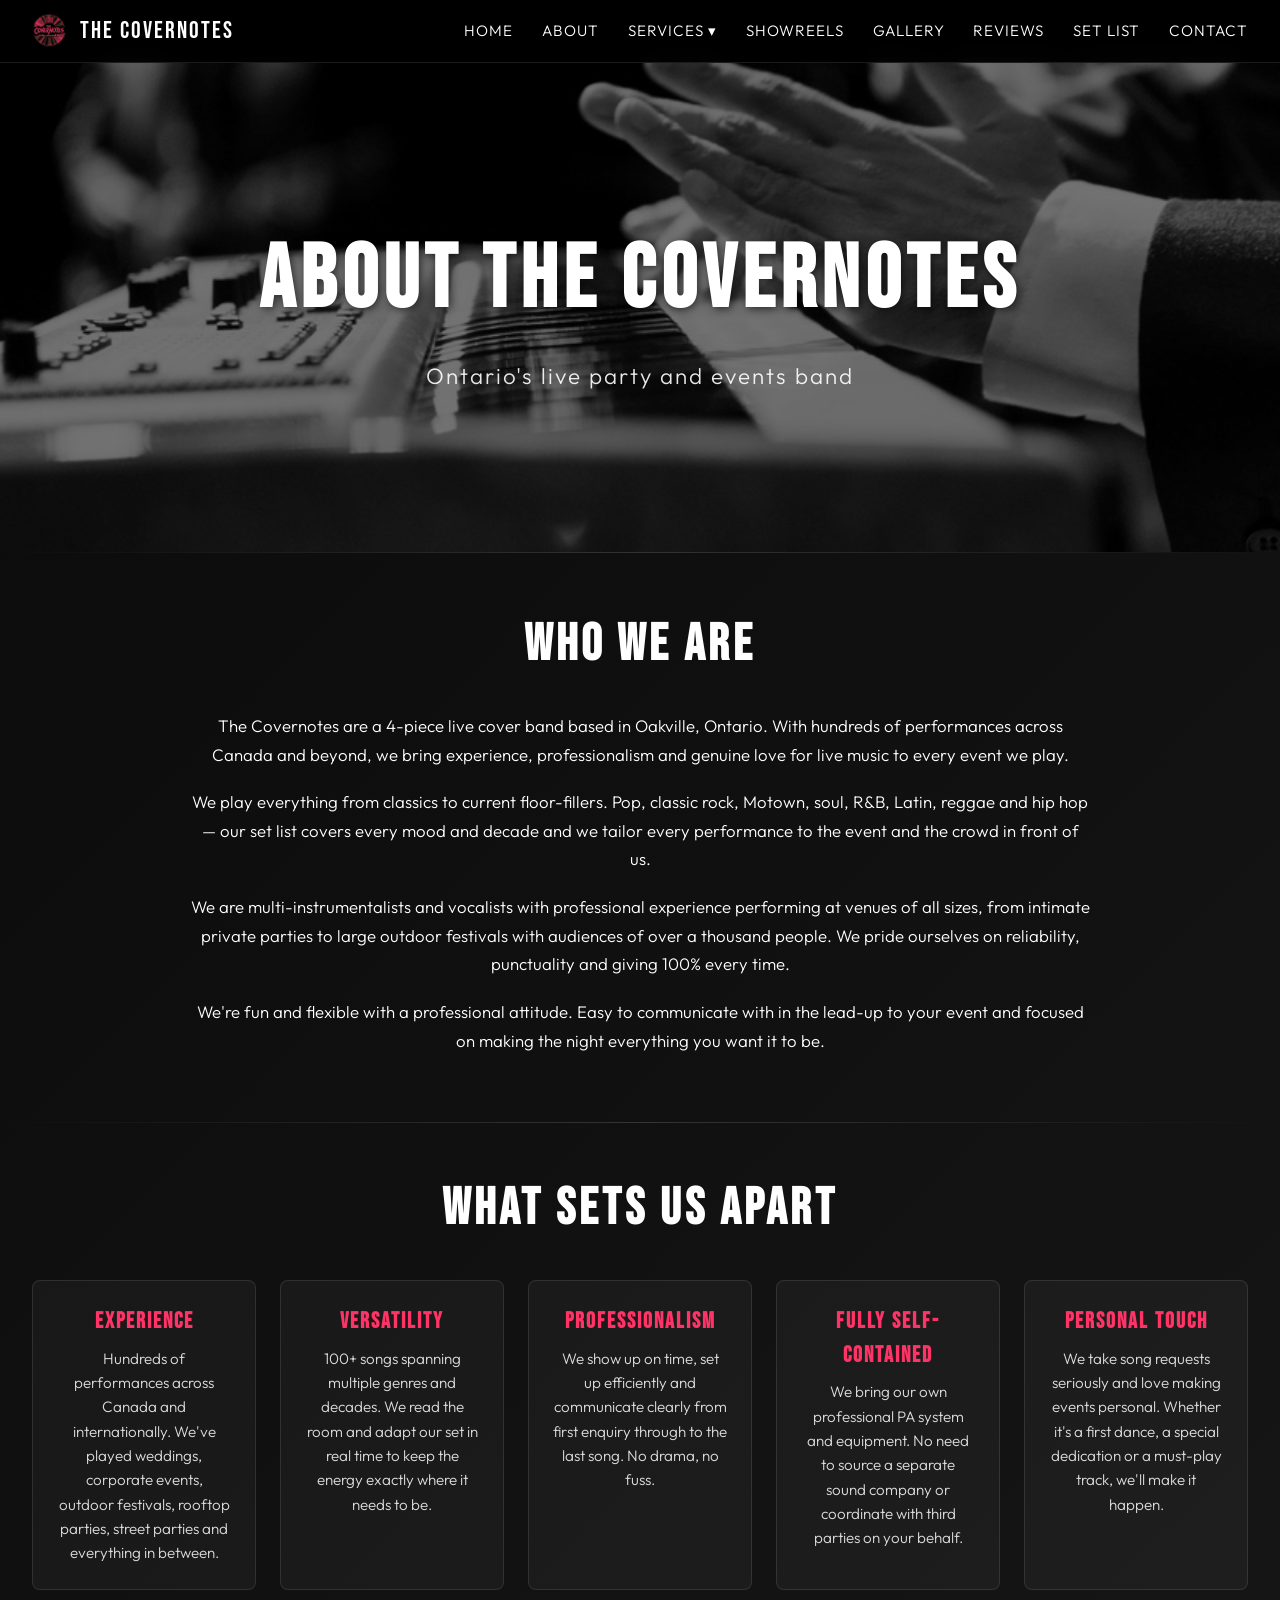
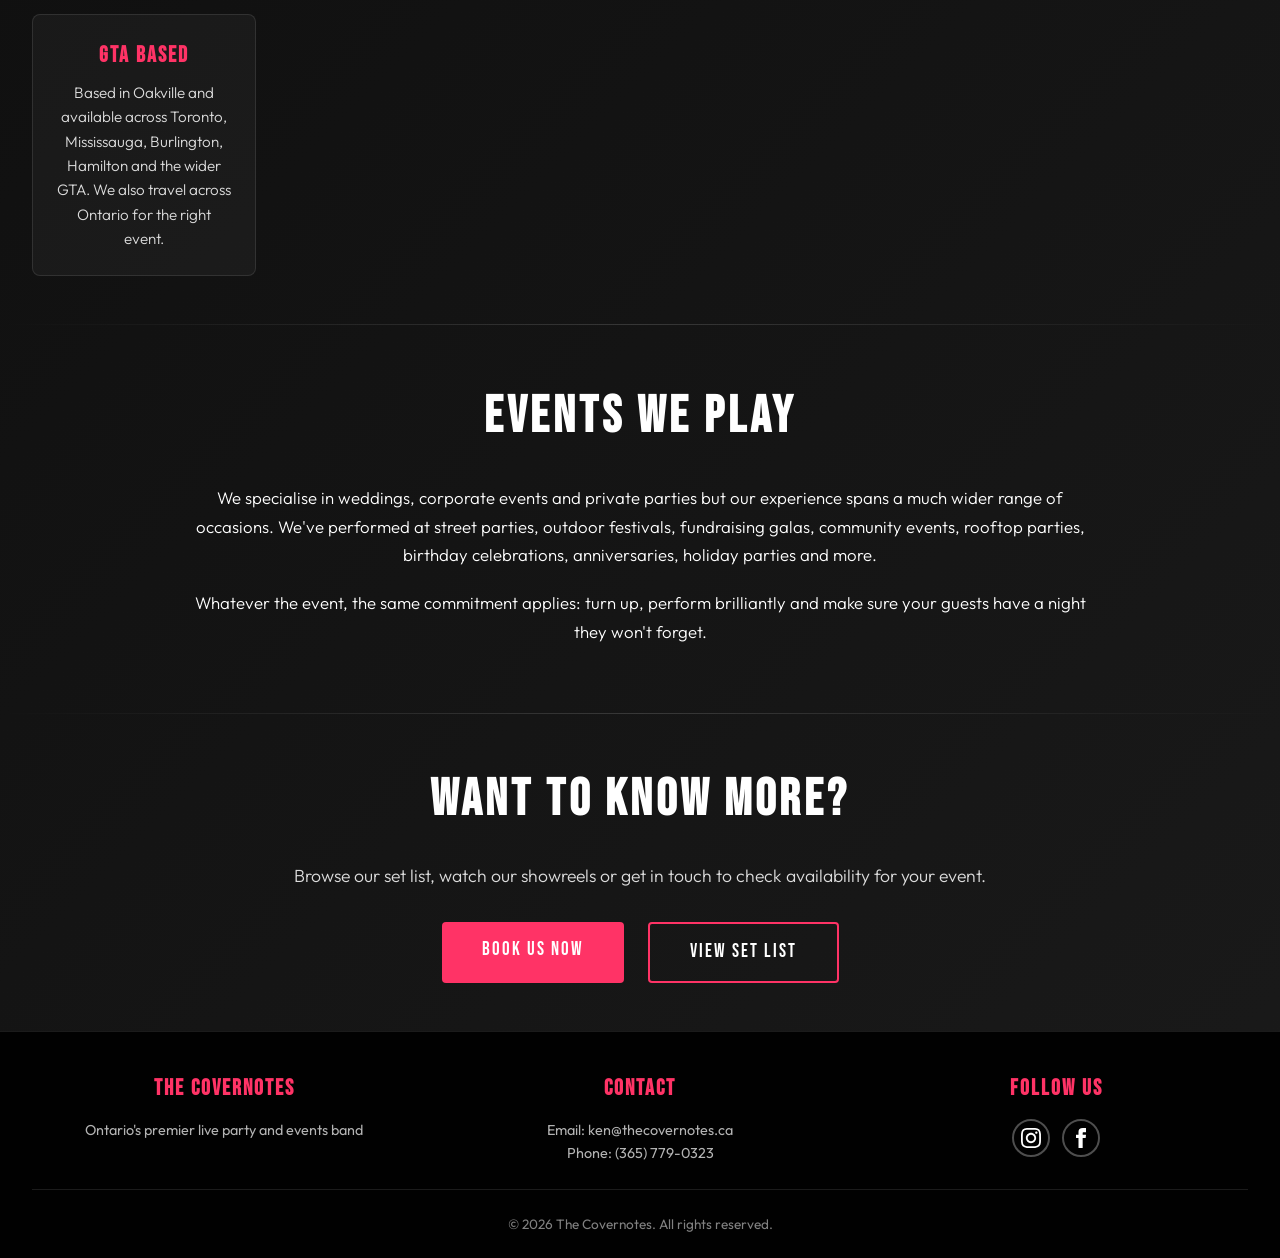
<file: about.html>
<!DOCTYPE html>
<html lang="en">
<head>
    <meta charset="UTF-8">
    <meta name="viewport" content="width=device-width, initial-scale=1.0">
    <title>About The Covernotes | Live Cover Band Oakville</title>
    <meta name="description" content="Meet The Covernotes, a 4-piece live cover band based in Oakville, Ontario, with hundreds of performances across Canada and beyond. Available for weddings, corporate events and private parties.">
    <meta name="keywords" content="The Covernotes band, cover band Oakville, live band Ontario, about The Covernotes, Oakville cover band">
    <link rel="canonical" href="https://www.thecovernotes.ca/about.html">

    <meta property="og:title" content="About The Covernotes | Live Cover Band Oakville">
    <meta property="og:description" content="Meet The Covernotes, a 4-piece live cover band based in Oakville, Ontario, with hundreds of performances across Canada and beyond.">
    <meta property="og:image" content="https://www.thecovernotes.ca/images/the-covernotes-live-band-oakville.jpg">
    <meta property="og:url" content="https://www.thecovernotes.ca/about.html">
    <meta property="og:type" content="website">
    <meta property="og:site_name" content="The Covernotes">

    <meta name="twitter:card" content="summary_large_image">
    <meta name="twitter:title" content="About The Covernotes | Live Cover Band Oakville">
    <meta name="twitter:description" content="Meet The Covernotes, a 4-piece live cover band based in Oakville, Ontario, with hundreds of performances across Canada and beyond.">
    <meta name="twitter:image" content="https://www.thecovernotes.ca/images/the-covernotes-live-band-oakville.jpg">

    <link rel="icon" type="image/jpeg" href="images/covernoteslogo.jpeg">
    <link rel="preload" as="image" href="images/hero4.jpeg">
    <link rel="preconnect" href="https://fonts.googleapis.com">
    <link rel="preconnect" href="https://fonts.gstatic.com" crossorigin>
    <link href="https://fonts.googleapis.com/css2?family=Bebas+Neue&family=Outfit:wght@300;400;600;700&display=swap" rel="stylesheet">

    <link rel="stylesheet" href="styles.css">
    <script type="application/ld+json">
{
  "@context": "https://schema.org",
  "@graph": [
    {
      "@type": "BreadcrumbList",
      "itemListElement": [
        {
          "@type": "ListItem",
          "position": 1,
          "name": "Home",
          "item": "https://www.thecovernotes.ca/"
        },
        {
          "@type": "ListItem",
          "position": 2,
          "name": "About",
          "item": "https://www.thecovernotes.ca/about.html"
        }
      ]
    },
    {
      "@type": "AboutPage",
      "url": "https://www.thecovernotes.ca/about.html",
      "about": {
        "@id": "https://www.thecovernotes.ca/#band"
      }
    }
  ]
}
    </script>
</head>
<body>
    <nav>
        <div class="nav-container">
            <a href="index.html" class="logo">
                <img src="images/covernoteslogo.jpeg" alt="The Covernotes Logo" class="logo-icon" width="35" height="35">
                <span>THE COVERNOTES</span>
            </a>
            <ul class="nav-links" id="navLinks">
                <li><a href="index.html#home">Home</a></li>
                <li><a href="index.html#about">About</a></li>
                <li class="dropdown">
                    <a href="#" class="dropdown-toggle">Services &#9662;</a>
                    <ul class="dropdown-menu">
                        <li><a href="weddings.html">Weddings</a></li>
                        <li><a href="corporate.html">Corporate Events</a></li>
                        <li><a href="christmas-party-band.html">Christmas Parties</a></li>
                        <li><a href="parties.html">Private Parties</a></li>
                        <li><a href="testimonials.html">Testimonials</a></li>
                        <li><a href="faq.html">FAQ</a></li>
                    </ul>
                </li>
                <li><a href="index.html#showreels">Showreels</a></li>
                <li><a href="index.html#gallery">Gallery</a></li>
                <li><a href="index.html#reviews">Reviews</a></li>
                <li><a href="index.html#setlist">Set List</a></li>
                <li><a href="index.html#contact">Contact</a></li>
            </ul>
            <div class="mobile-menu" id="mobileMenu">
                <span></span><span></span><span></span>
            </div>
        </div>
    </nav>

    <div class="page-banner">
        <img src="images/hero4.jpeg" alt="The Covernotes live cover band performing on stage" loading="eager" fetchpriority="high" width="850" height="1280">
        <div class="page-banner-overlay">
            <h1>ABOUT THE COVERNOTES</h1>
            <p>Ontario's live party and events band</p>
        </div>
    </div>

    <div class="section-divider"></div>

    <section>
        <div class="page-content">
            <h2>WHO WE ARE</h2>
            <p>The Covernotes are a 4-piece live cover band based in Oakville, Ontario. With hundreds of performances across Canada and beyond, we bring experience, professionalism and genuine love for live music to every event we play.</p>
            <p>We play everything from classics to current floor-fillers. Pop, classic rock, Motown, soul, R&amp;B, Latin, reggae and hip hop — our set list covers every mood and decade and we tailor every performance to the event and the crowd in front of us.</p>
            <p>We are multi-instrumentalists and vocalists with professional experience performing at venues of all sizes, from intimate private parties to large outdoor festivals with audiences of over a thousand people. We pride ourselves on reliability, punctuality and giving 100% every time.</p>
            <p>We're fun and flexible with a professional attitude. Easy to communicate with in the lead-up to your event and focused on making the night everything you want it to be.</p>
        </div>
    </section>

    <div class="section-divider"></div>

    <section>
        <h2>WHAT SETS US APART</h2>
        <div class="highlights-grid">
            <div class="highlight-card">
                <h3>Experience</h3>
                <p>Hundreds of performances across Canada and internationally. We've played weddings, corporate events, outdoor festivals, rooftop parties, street parties and everything in between.</p>
            </div>
            <div class="highlight-card">
                <h3>Versatility</h3>
                <p>100+ songs spanning multiple genres and decades. We read the room and adapt our set in real time to keep the energy exactly where it needs to be.</p>
            </div>
            <div class="highlight-card">
                <h3>Professionalism</h3>
                <p>We show up on time, set up efficiently and communicate clearly from first enquiry through to the last song. No drama, no fuss.</p>
            </div>
            <div class="highlight-card">
                <h3>Fully Self-Contained</h3>
                <p>We bring our own professional PA system and equipment. No need to source a separate sound company or coordinate with third parties on your behalf.</p>
            </div>
            <div class="highlight-card">
                <h3>Personal Touch</h3>
                <p>We take song requests seriously and love making events personal. Whether it's a first dance, a special dedication or a must-play track, we'll make it happen.</p>
            </div>
            <div class="highlight-card">
                <h3>GTA Based</h3>
                <p>Based in Oakville and available across Toronto, Mississauga, Burlington, Hamilton and the wider GTA. We also travel across Ontario for the right event.</p>
            </div>
        </div>
    </section>

    <div class="section-divider"></div>

    <section>
        <div class="page-content">
            <h2>EVENTS WE PLAY</h2>
            <p>We specialise in weddings, corporate events and private parties but our experience spans a much wider range of occasions. We've performed at street parties, outdoor festivals, fundraising galas, community events, rooftop parties, birthday celebrations, anniversaries, holiday parties and more.</p>
            <p>Whatever the event, the same commitment applies: turn up, perform brilliantly and make sure your guests have a night they won't forget.</p>
        </div>
    </section>

    <div class="section-divider"></div>

    <section class="cta-section">
        <h2>WANT TO KNOW MORE?</h2>
        <p>Browse our set list, watch our showreels or get in touch to check availability for your event.</p>
        <div class="cta-buttons">
            <a href="index.html#contact" class="cta-button">Book Us Now</a>
            <a href="index.html#setlist" class="cta-button" style="background: transparent; border: 2px solid var(--accent);">View Set List</a>
        </div>
    </section>

    <footer>
        <div class="footer-content">
            <div class="footer-section">
                <h3>The Covernotes</h3>
                <p>Ontario's premier live party and events band</p>
            </div>
            <div class="footer-section">
                <h3>Contact</h3>
                <p><a href="mailto:ken@thecovernotes.ca">Email: ken@thecovernotes.ca</a></p>
                <p>Phone: <a href="tel:+13657790323">(365) 779-0323</a></p>
            </div>
            <div class="footer-section">
                <h3>Follow Us</h3>
                <div class="footer-social">
                    <a href="http://www.instagram.com/the_covernotes" target="_blank" aria-label="Instagram">
                        <svg width="20" height="20" viewBox="0 0 24 24" fill="currentColor"><path d="M12 2.163c3.204 0 3.584.012 4.85.07 3.252.148 4.771 1.691 4.919 4.919.058 1.265.069 1.645.069 4.849 0 3.205-.012 3.584-.069 4.849-.149 3.225-1.664 4.771-4.919 4.919-1.266.058-1.644.07-4.85.07-3.204 0-3.584-.012-4.849-.07-3.26-.149-4.771-1.699-4.919-4.92-.058-1.265-.07-1.644-.07-4.849 0-3.204.013-3.583.07-4.849.149-3.227 1.664-4.771 4.919-4.919 1.266-.057 1.645-.069 4.849-.069zm0-2.163c-3.259 0-3.667.014-4.947.072-4.358.2-6.78 2.618-6.98 6.98-.059 1.281-.073 1.689-.073 4.948 0 3.259.014 3.668.072 4.948.2 4.358 2.618 6.78 6.98 6.98 1.281.058 1.689.072 4.948.072 3.259 0 3.668-.014 4.948-.072 4.354-.2 6.782-2.618 6.979-6.98.059-1.28.073-1.689.073-4.948 0-3.259-.014-3.667-.072-4.947-.196-4.354-2.617-6.78-6.979-6.98-1.281-.059-1.69-.073-4.949-.073zm0 5.838c-3.403 0-6.162 2.759-6.162 6.162s2.759 6.163 6.162 6.163 6.162-2.759 6.162-6.163c0-3.403-2.759-6.162-6.162-6.162zm0 10.162c-2.209 0-4-1.79-4-4 0-2.209 1.791-4 4-4s4 1.791 4 4c0 2.21-1.791 4-4 4zm6.406-11.845c-.796 0-1.441.645-1.441 1.44s.645 1.44 1.441 1.44c.795 0 1.439-.645 1.439-1.44s-.644-1.44-1.439-1.44z"/></svg>
                    </a>
                    <a href="http://www.facebook.com/thecovernotes" target="_blank" aria-label="Facebook">
                        <svg width="20" height="20" viewBox="0 0 24 24" fill="currentColor"><path d="M9 8h-3v4h3v12h5v-12h3.642l.358-4h-4v-1.667c0-.955.192-1.333 1.115-1.333h2.885v-5h-3.808c-3.596 0-5.192 1.583-5.192 4.615v3.385z"/></svg>
                    </a>
                </div>
            </div>
        </div>
        <div class="footer-bottom">
            <p>&copy; 2026 The Covernotes. All rights reserved.</p>
        </div>
    </footer>

    <script>
        const mobileMenu = document.getElementById('mobileMenu');
        const navLinks = document.getElementById('navLinks');
        mobileMenu.addEventListener('click', () => { navLinks.classList.toggle('active'); });
        navLinks.querySelectorAll('a:not(.dropdown-toggle)').forEach(link => {
            link.addEventListener('click', () => { navLinks.classList.remove('active'); });
        });
        const dropdownToggle = document.querySelector('.dropdown-toggle');
        if (dropdownToggle) {
            const dropdown = dropdownToggle.closest('.dropdown');
            dropdownToggle.addEventListener('click', (e) => { e.preventDefault(); dropdown.classList.toggle('open'); });
            document.addEventListener('click', (e) => { if (!dropdown.contains(e.target)) dropdown.classList.remove('open'); });
            mobileMenu.addEventListener('click', () => { dropdown.classList.remove('open'); });
        }
    </script>
</body>
</html>
</file>
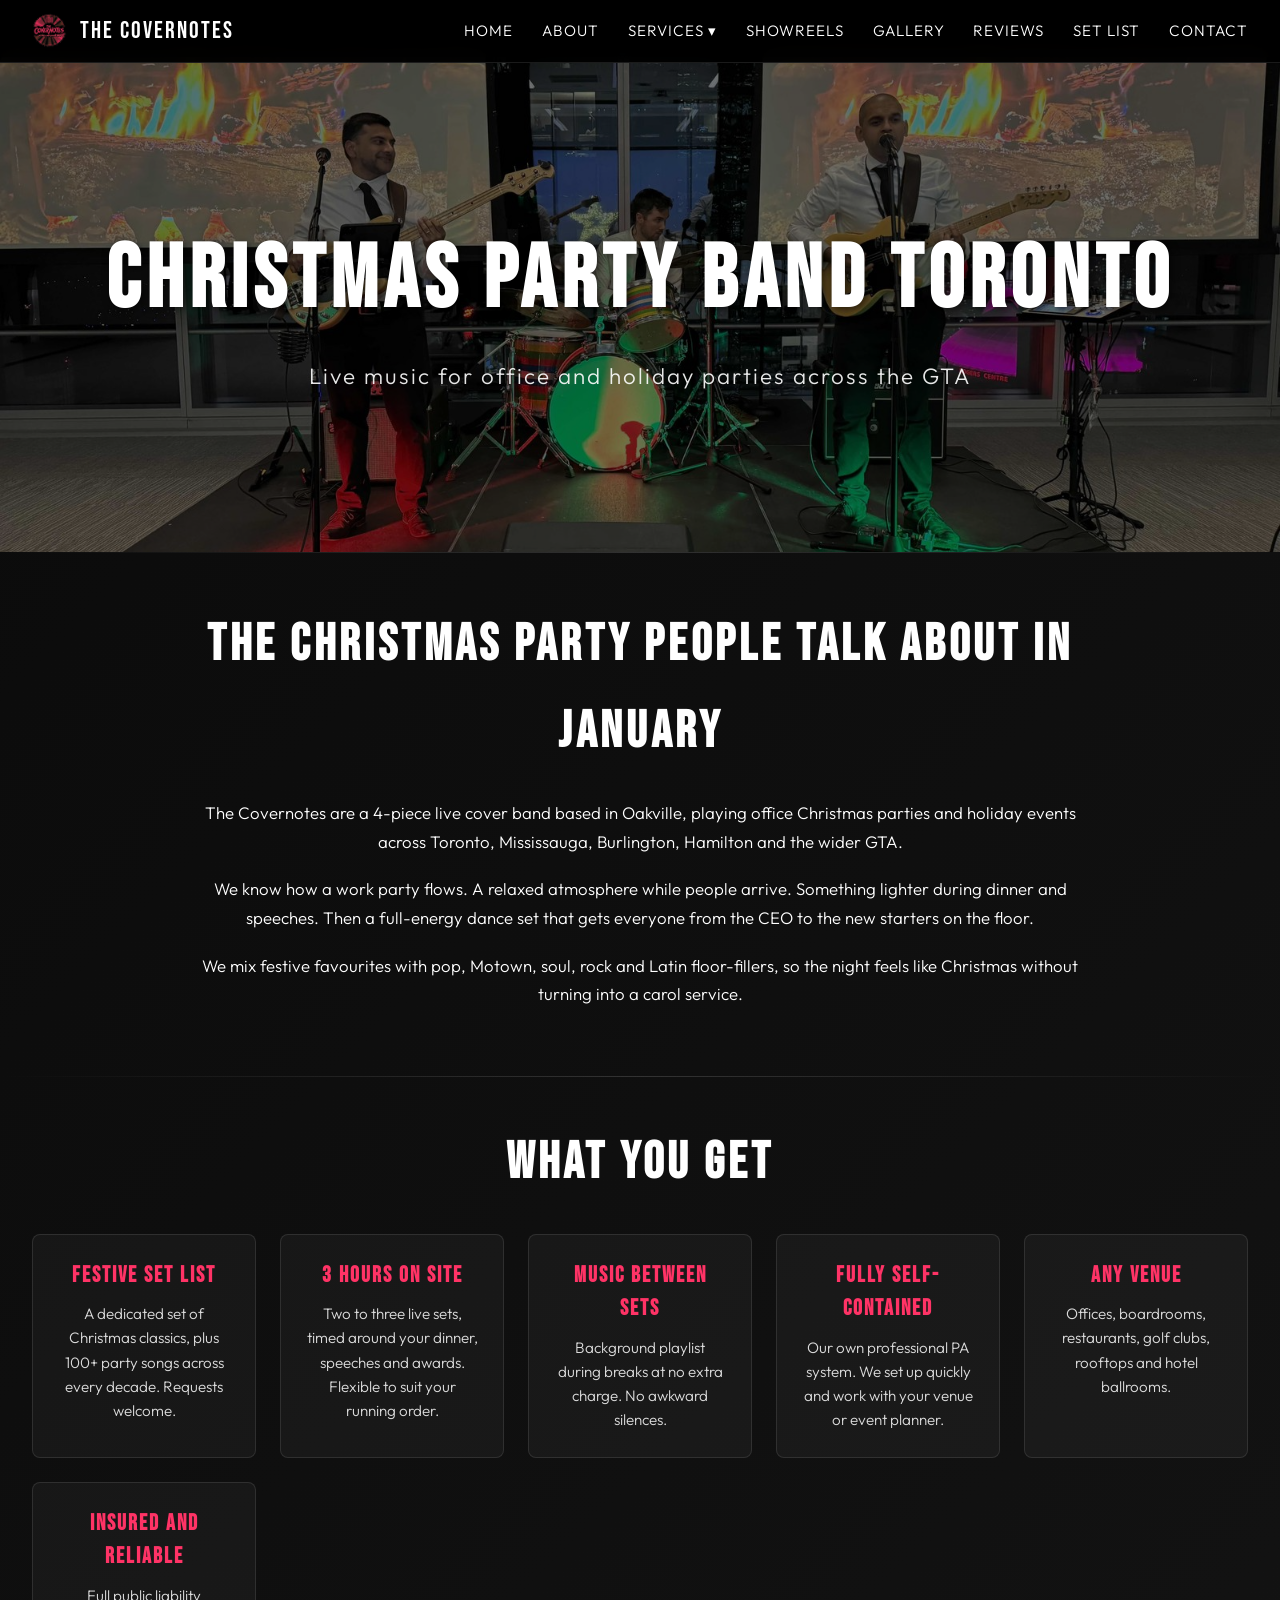
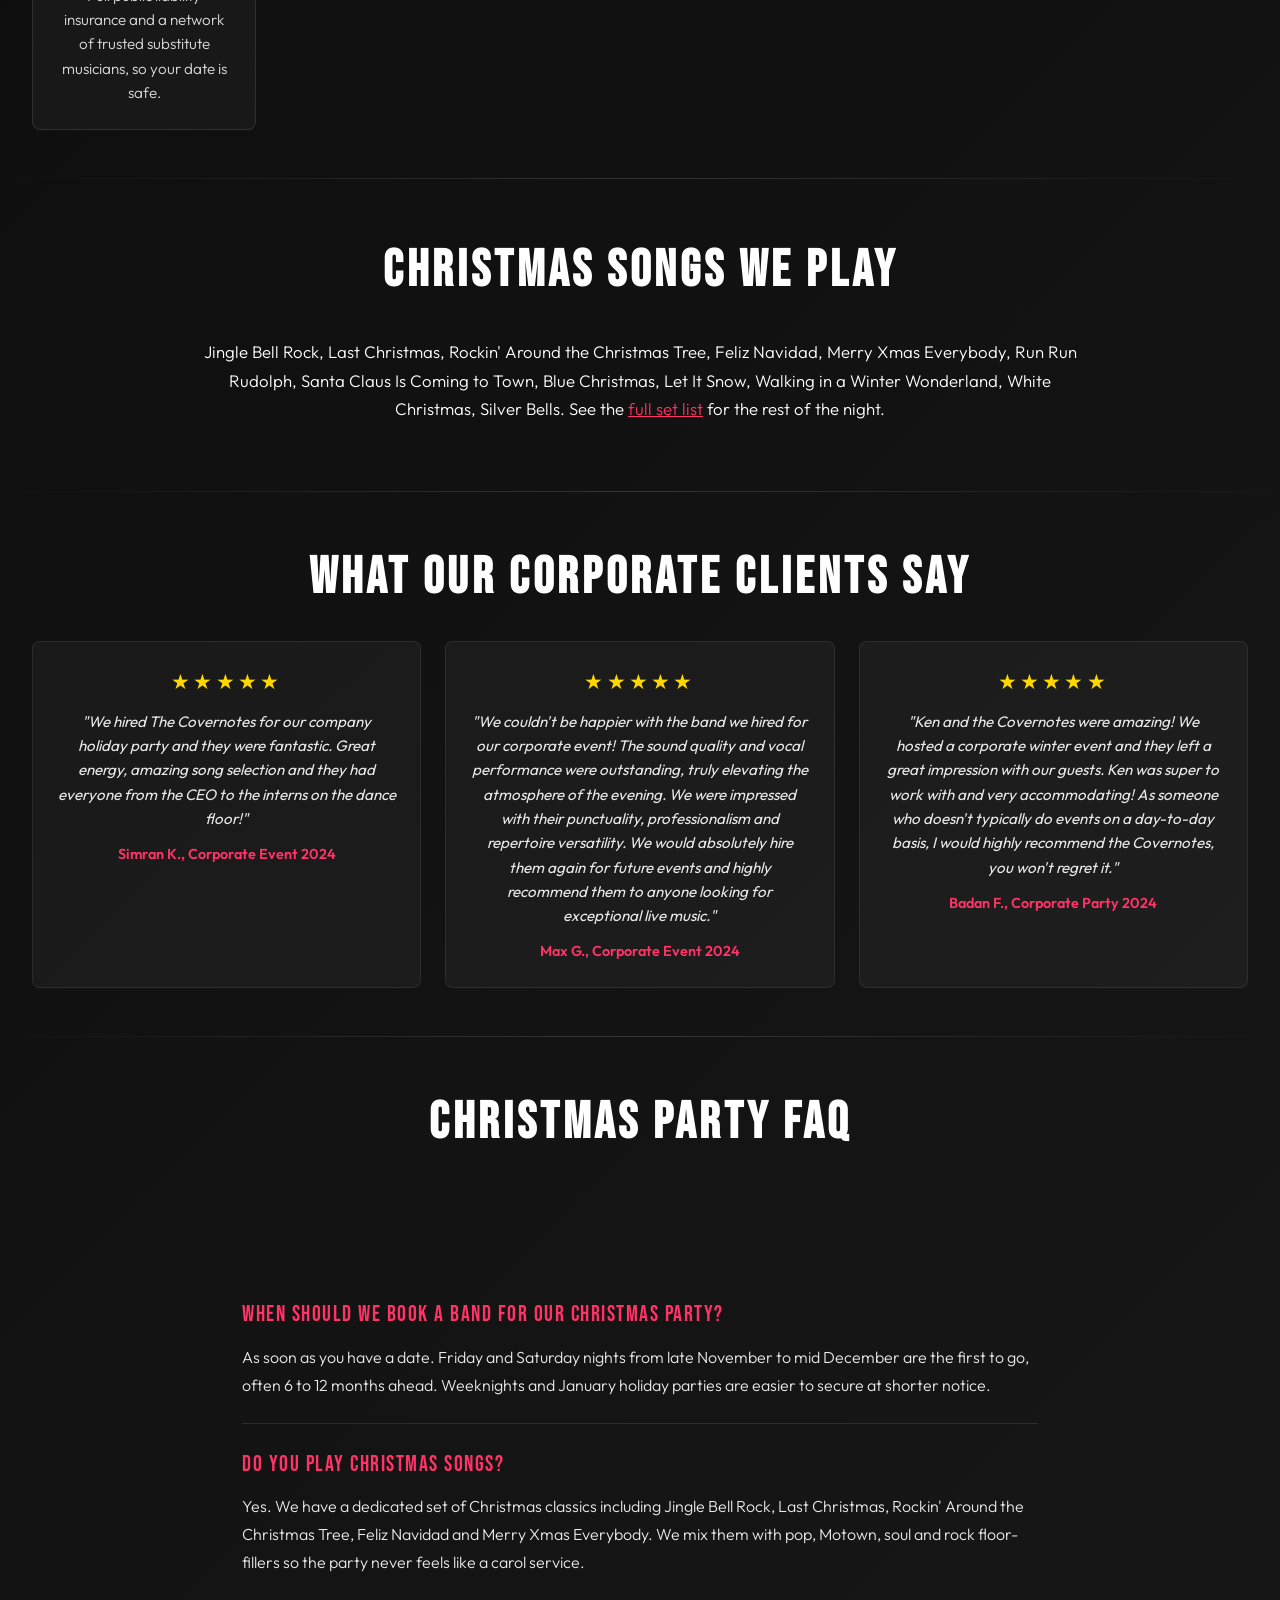
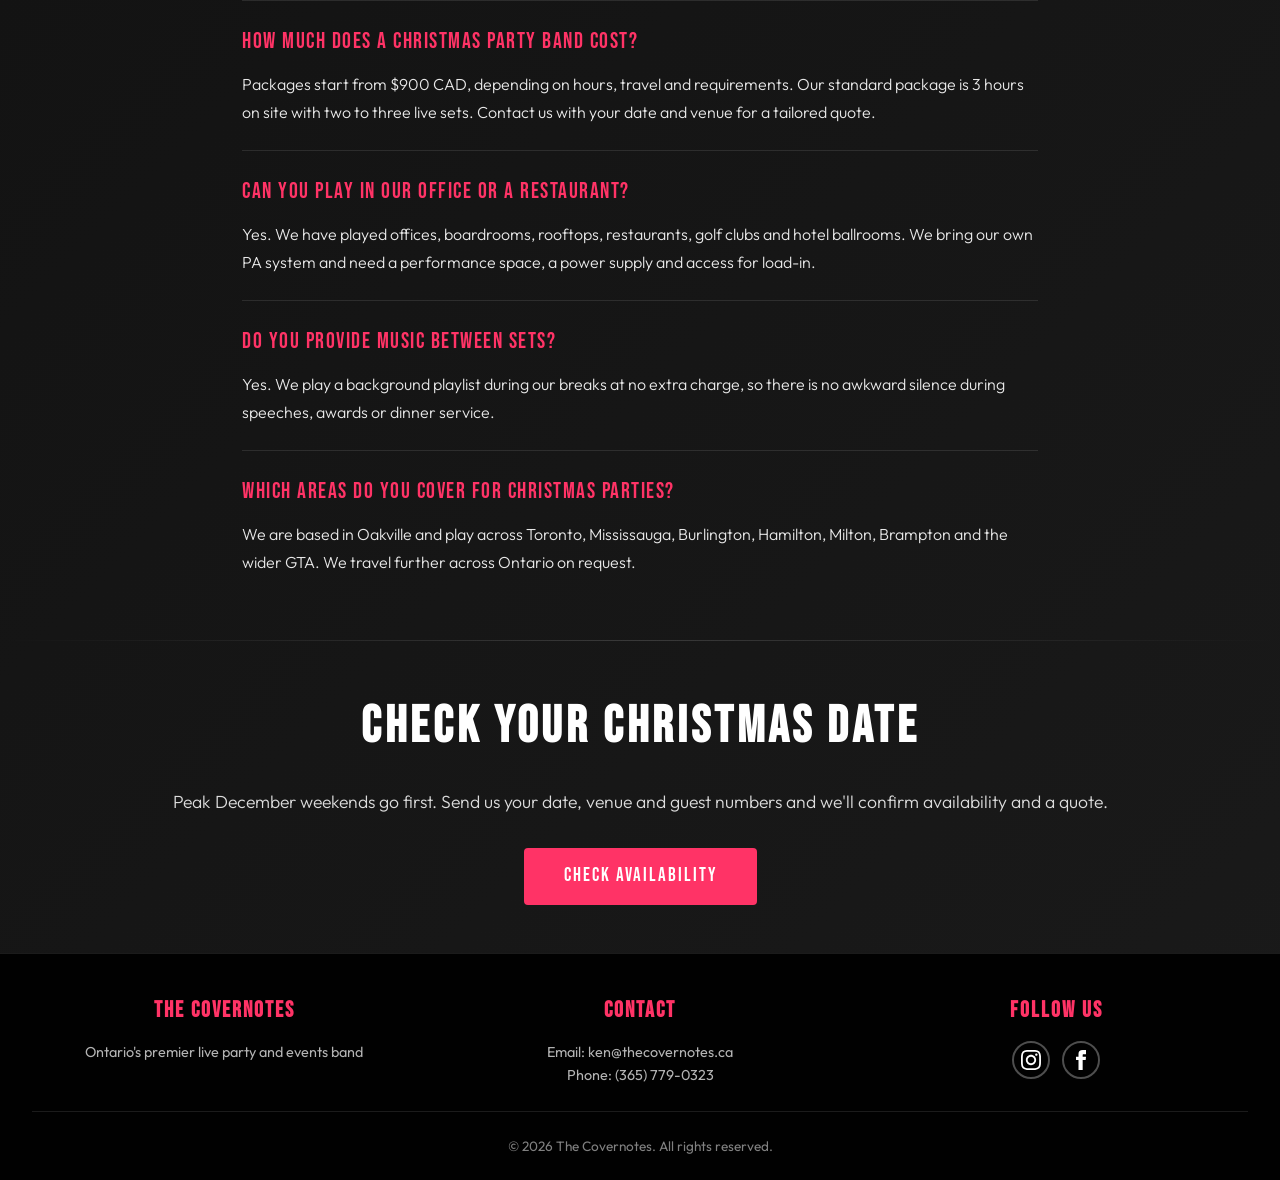
<file: christmas-party-band.html>
<!DOCTYPE html>
<html lang="en">
<head>
    <meta charset="UTF-8">
    <meta name="viewport" content="width=device-width, initial-scale=1.0">
    <title>Christmas Party Band Toronto &amp; GTA | The Covernotes</title>
    <meta name="description" content="Book The Covernotes for your office Christmas party or holiday party in Toronto, Oakville, Mississauga and the GTA. Live band, festive classics and dance floor hits. Call (365) 779-0323.">
    <meta name="keywords" content="Christmas party band Toronto, office Christmas party band, holiday party band GTA, corporate Christmas party entertainment, Christmas party band Oakville, Christmas party band Mississauga">
    <link rel="canonical" href="https://www.thecovernotes.ca/christmas-party-band.html">

    <meta property="og:title" content="Christmas Party Band Toronto &amp; GTA | The Covernotes">
    <meta property="og:description" content="Book The Covernotes for your office Christmas party or holiday party in Toronto, Oakville, Mississauga and the GTA. Live band, festive classics and dance floor hits. Call (365) 779-0323.">
    <meta property="og:image" content="https://www.thecovernotes.ca/images/the-covernotes-live-band-oakville.jpg">
    <meta property="og:url" content="https://www.thecovernotes.ca/christmas-party-band.html">
    <meta property="og:type" content="website">
    <meta property="og:site_name" content="The Covernotes">

    <meta name="twitter:card" content="summary_large_image">
    <meta name="twitter:title" content="Christmas Party Band Toronto &amp; GTA | The Covernotes">
    <meta name="twitter:description" content="Book The Covernotes for your office Christmas party or holiday party in Toronto, Oakville, Mississauga and the GTA. Live band, festive classics and dance floor hits. Call (365) 779-0323.">
    <meta name="twitter:image" content="https://www.thecovernotes.ca/images/the-covernotes-live-band-oakville.jpg">

    <link rel="icon" type="image/jpeg" href="images/covernoteslogo.jpeg">
    <link rel="preload" as="image" href="images/Sunlife - Band front on.jpeg">
    <link rel="preconnect" href="https://fonts.googleapis.com">
    <link rel="preconnect" href="https://fonts.gstatic.com" crossorigin>
    <link href="https://fonts.googleapis.com/css2?family=Bebas+Neue&family=Outfit:wght@300;400;600;700&display=swap" rel="stylesheet">

    <link rel="stylesheet" href="styles.css">
        <script type="application/ld+json">
{
  "@context": "https://schema.org",
  "@graph": [
    {
      "@type": "BreadcrumbList",
      "itemListElement": [
        {
          "@type": "ListItem",
          "position": 1,
          "name": "Home",
          "item": "https://www.thecovernotes.ca/"
        },
        {
          "@type": "ListItem",
          "position": 2,
          "name": "Corporate Events",
          "item": "https://www.thecovernotes.ca/corporate.html"
        },
        {
          "@type": "ListItem",
          "position": 3,
          "name": "Christmas Parties",
          "item": "https://www.thecovernotes.ca/christmas-party-band.html"
        }
      ]
    },
    {
      "@type": "Service",
      "name": "Christmas Party Band",
      "serviceType": "Christmas Party Band",
      "description": "Live band for office Christmas parties, holiday parties and festive corporate events across Toronto, Oakville and the GTA.",
      "provider": {
        "@id": "https://www.thecovernotes.ca/#band"
      },
      "areaServed": [
        {
          "@type": "City",
          "name": "Toronto"
        },
        {
          "@type": "City",
          "name": "Oakville"
        },
        {
          "@type": "City",
          "name": "Mississauga"
        },
        {
          "@type": "City",
          "name": "Burlington"
        },
        {
          "@type": "City",
          "name": "Hamilton"
        },
        {
          "@type": "City",
          "name": "Milton"
        },
        {
          "@type": "City",
          "name": "Brampton"
        },
        {
          "@type": "AdministrativeArea",
          "name": "Ontario"
        }
      ],
      "url": "https://www.thecovernotes.ca/christmas-party-band.html"
    },
    {
      "@type": "FAQPage",
      "mainEntity": [
        {
          "@type": "Question",
          "name": "When should we book a band for our Christmas party?",
          "acceptedAnswer": {
            "@type": "Answer",
            "text": "As soon as you have a date. Friday and Saturday nights from late November to mid December are the first to go, often 6 to 12 months ahead. Weeknights and January holiday parties are easier to secure at shorter notice."
          }
        },
        {
          "@type": "Question",
          "name": "Do you play Christmas songs?",
          "acceptedAnswer": {
            "@type": "Answer",
            "text": "Yes. We have a dedicated set of Christmas classics including Jingle Bell Rock, Last Christmas, Rockin' Around the Christmas Tree, Feliz Navidad and Merry Xmas Everybody. We mix them with pop, Motown, soul and rock floor-fillers so the party never feels like a carol service."
          }
        },
        {
          "@type": "Question",
          "name": "How much does a Christmas party band cost?",
          "acceptedAnswer": {
            "@type": "Answer",
            "text": "Packages start from $900 CAD, depending on hours, travel and requirements. Our standard package is 3 hours on site with two to three live sets. Contact us with your date and venue for a tailored quote."
          }
        },
        {
          "@type": "Question",
          "name": "Can you play in our office or a restaurant?",
          "acceptedAnswer": {
            "@type": "Answer",
            "text": "Yes. We have played offices, boardrooms, rooftops, restaurants, golf clubs and hotel ballrooms. We bring our own PA system and need a performance space, a power supply and access for load-in."
          }
        },
        {
          "@type": "Question",
          "name": "Do you provide music between sets?",
          "acceptedAnswer": {
            "@type": "Answer",
            "text": "Yes. We play a background playlist during our breaks at no extra charge, so there is no awkward silence during speeches, awards or dinner service."
          }
        },
        {
          "@type": "Question",
          "name": "Which areas do you cover for Christmas parties?",
          "acceptedAnswer": {
            "@type": "Answer",
            "text": "We are based in Oakville and play across Toronto, Mississauga, Burlington, Hamilton, Milton, Brampton and the wider GTA. We travel further across Ontario on request."
          }
        }
      ]
    }
  ]
}
    </script>
</head>
<body>
    <nav>
        <div class="nav-container">
            <a href="index.html" class="logo">
                <img src="images/covernoteslogo.jpeg" alt="The Covernotes Logo" class="logo-icon" width="35" height="35">
                <span>THE COVERNOTES</span>
            </a>
            <ul class="nav-links" id="navLinks">
                <li><a href="index.html#home">Home</a></li>
                <li><a href="index.html#about">About</a></li>
                <li class="dropdown">
                    <a href="#" class="dropdown-toggle">Services &#9662;</a>
                    <ul class="dropdown-menu">
                        <li><a href="weddings.html">Weddings</a></li>
                        <li><a href="corporate.html">Corporate Events</a></li>
                        <li><a href="christmas-party-band.html">Christmas Parties</a></li>
                        <li><a href="parties.html">Private Parties</a></li>
                        <li><a href="testimonials.html">Testimonials</a></li>
                        <li><a href="faq.html">FAQ</a></li>
                    </ul>
                </li>
                <li><a href="index.html#showreels">Showreels</a></li>
                <li><a href="index.html#gallery">Gallery</a></li>
                <li><a href="index.html#reviews">Reviews</a></li>
                <li><a href="index.html#setlist">Set List</a></li>
                <li><a href="index.html#contact">Contact</a></li>
            </ul>
            <div class="mobile-menu" id="mobileMenu">
                <span></span><span></span><span></span>
            </div>
        </div>
    </nav>

    <div class="page-banner">
        <img src="images/Sunlife - Band front on.jpeg" alt="The Covernotes performing at a corporate holiday event in downtown Toronto" loading="eager" fetchpriority="high" width="1600" height="1200">
        <div class="page-banner-overlay">
            <h1>CHRISTMAS PARTY BAND TORONTO</h1>
            <p>Live music for office and holiday parties across the GTA</p>
        </div>
    </div>

    <div class="section-divider"></div>

    <section>
        <div class="page-content">
            <h2>THE CHRISTMAS PARTY PEOPLE TALK ABOUT IN JANUARY</h2>
            <p>The Covernotes are a 4-piece live cover band based in Oakville, playing office Christmas parties and holiday events across Toronto, Mississauga, Burlington, Hamilton and the wider GTA.</p>
            <p>We know how a work party flows. A relaxed atmosphere while people arrive. Something lighter during dinner and speeches. Then a full-energy dance set that gets everyone from the CEO to the new starters on the floor.</p>
            <p>We mix festive favourites with pop, Motown, soul, rock and Latin floor-fillers, so the night feels like Christmas without turning into a carol service.</p>
        </div>
    </section>

    <div class="section-divider"></div>

    <section>
        <h2>WHAT YOU GET</h2>
        <div class="features-grid">
            <div class="feature-card">
                <h3>Festive Set List</h3>
                <p>A dedicated set of Christmas classics, plus 100+ party songs across every decade. Requests welcome.</p>
            </div>
            <div class="feature-card">
                <h3>3 Hours On Site</h3>
                <p>Two to three live sets, timed around your dinner, speeches and awards. Flexible to suit your running order.</p>
            </div>
            <div class="feature-card">
                <h3>Music Between Sets</h3>
                <p>Background playlist during breaks at no extra charge. No awkward silences.</p>
            </div>
            <div class="feature-card">
                <h3>Fully Self-Contained</h3>
                <p>Our own professional PA system. We set up quickly and work with your venue or event planner.</p>
            </div>
            <div class="feature-card">
                <h3>Any Venue</h3>
                <p>Offices, boardrooms, restaurants, golf clubs, rooftops and hotel ballrooms.</p>
            </div>
            <div class="feature-card">
                <h3>Insured and Reliable</h3>
                <p>Full public liability insurance and a network of trusted substitute musicians, so your date is safe.</p>
            </div>
        </div>
    </section>

    <div class="section-divider"></div>

    <section>
        <div class="page-content">
            <h2>CHRISTMAS SONGS WE PLAY</h2>
            <p>Jingle Bell Rock, Last Christmas, Rockin' Around the Christmas Tree, Feliz Navidad, Merry Xmas Everybody, Run Run Rudolph, Santa Claus Is Coming to Town, Blue Christmas, Let It Snow, Walking in a Winter Wonderland, White Christmas, Silver Bells. See the <a href="index.html#setlist">full set list</a> for the rest of the night.</p>
        </div>
    </section>

    <div class="section-divider"></div>

    <section>
        <h2>WHAT OUR CORPORATE CLIENTS SAY</h2>
        <div class="reviews-grid">
            <div class="review-card">
                <div class="review-stars">&#9733;&#9733;&#9733;&#9733;&#9733;</div>
                <div class="review-text">"We hired The Covernotes for our company holiday party and they were fantastic. Great energy, amazing song selection and they had everyone from the CEO to the interns on the dance floor!"</div>
                <div class="review-author">Simran K., Corporate Event 2024</div>
            </div>
            <div class="review-card">
                <div class="review-stars">&#9733;&#9733;&#9733;&#9733;&#9733;</div>
                <div class="review-text">"We couldn't be happier with the band we hired for our corporate event! The sound quality and vocal performance were outstanding, truly elevating the atmosphere of the evening. We were impressed with their punctuality, professionalism and repertoire versatility. We would absolutely hire them again for future events and highly recommend them to anyone looking for exceptional live music."</div>
                <div class="review-author">Max G., Corporate Event 2024</div>
            </div>
            <div class="review-card">
                <div class="review-stars">&#9733;&#9733;&#9733;&#9733;&#9733;</div>
                <div class="review-text">"Ken and the Covernotes were amazing! We hosted a corporate winter event and they left a great impression with our guests. Ken was super to work with and very accommodating! As someone who doesn't typically do events on a day-to-day basis, I would highly recommend the Covernotes, you won't regret it."</div>
                <div class="review-author">Badan F., Corporate Party 2024</div>
            </div>
        </div>
    </section>

    <div class="section-divider"></div>

    <section>
        <h2>CHRISTMAS PARTY FAQ</h2>
    </section>
    <div class="faq-container">
        <div class="faq-item">
            <div class="faq-question">When should we book a band for our Christmas party?</div>
            <div class="faq-answer">As soon as you have a date. Friday and Saturday nights from late November to mid December are the first to go, often 6 to 12 months ahead. Weeknights and January holiday parties are easier to secure at shorter notice.</div>
        </div>
        <div class="faq-item">
            <div class="faq-question">Do you play Christmas songs?</div>
            <div class="faq-answer">Yes. We have a dedicated set of Christmas classics including Jingle Bell Rock, Last Christmas, Rockin' Around the Christmas Tree, Feliz Navidad and Merry Xmas Everybody. We mix them with pop, Motown, soul and rock floor-fillers so the party never feels like a carol service.</div>
        </div>
        <div class="faq-item">
            <div class="faq-question">How much does a Christmas party band cost?</div>
            <div class="faq-answer">Packages start from $900 CAD, depending on hours, travel and requirements. Our standard package is 3 hours on site with two to three live sets. Contact us with your date and venue for a tailored quote.</div>
        </div>
        <div class="faq-item">
            <div class="faq-question">Can you play in our office or a restaurant?</div>
            <div class="faq-answer">Yes. We have played offices, boardrooms, rooftops, restaurants, golf clubs and hotel ballrooms. We bring our own PA system and need a performance space, a power supply and access for load-in.</div>
        </div>
        <div class="faq-item">
            <div class="faq-question">Do you provide music between sets?</div>
            <div class="faq-answer">Yes. We play a background playlist during our breaks at no extra charge, so there is no awkward silence during speeches, awards or dinner service.</div>
        </div>
        <div class="faq-item">
            <div class="faq-question">Which areas do you cover for Christmas parties?</div>
            <div class="faq-answer">We are based in Oakville and play across Toronto, Mississauga, Burlington, Hamilton, Milton, Brampton and the wider GTA. We travel further across Ontario on request.</div>
        </div>
    </div>

    <div class="section-divider"></div>

    <section class="cta-section">
        <h2>CHECK YOUR CHRISTMAS DATE</h2>
        <p>Peak December weekends go first. Send us your date, venue and guest numbers and we'll confirm availability and a quote.</p>
        <a href="index.html#contact" class="cta-button">Check Availability</a>
    </section>

    <footer>
        <div class="footer-content">
            <div class="footer-section">
                <h3>The Covernotes</h3>
                <p>Ontario's premier live party and events band</p>
            </div>
            <div class="footer-section">
                <h3>Contact</h3>
                <p><a href="mailto:ken@thecovernotes.ca">Email: ken@thecovernotes.ca</a></p>
                <p>Phone: <a href="tel:+13657790323">(365) 779-0323</a></p>
            </div>
            <div class="footer-section">
                <h3>Follow Us</h3>
                <div class="footer-social">
                    <a href="http://www.instagram.com/the_covernotes" target="_blank" aria-label="Instagram">
                        <svg width="20" height="20" viewBox="0 0 24 24" fill="currentColor"><path d="M12 2.163c3.204 0 3.584.012 4.85.07 3.252.148 4.771 1.691 4.919 4.919.058 1.265.069 1.645.069 4.849 0 3.205-.012 3.584-.069 4.849-.149 3.225-1.664 4.771-4.919 4.919-1.266.058-1.644.07-4.85.07-3.204 0-3.584-.012-4.849-.07-3.26-.149-4.771-1.699-4.919-4.92-.058-1.265-.07-1.644-.07-4.849 0-3.204.013-3.583.07-4.849.149-3.227 1.664-4.771 4.919-4.919 1.266-.057 1.645-.069 4.849-.069zm0-2.163c-3.259 0-3.667.014-4.947.072-4.358.2-6.78 2.618-6.98 6.98-.059 1.281-.073 1.689-.073 4.948 0 3.259.014 3.668.072 4.948.2 4.358 2.618 6.78 6.98 6.98 1.281.058 1.689.072 4.948.072 3.259 0 3.668-.014 4.948-.072 4.354-.2 6.782-2.618 6.979-6.98.059-1.28.073-1.689.073-4.948 0-3.259-.014-3.667-.072-4.947-.196-4.354-2.617-6.78-6.979-6.98-1.281-.059-1.69-.073-4.949-.073zm0 5.838c-3.403 0-6.162 2.759-6.162 6.162s2.759 6.163 6.162 6.163 6.162-2.759 6.162-6.163c0-3.403-2.759-6.162-6.162-6.162zm0 10.162c-2.209 0-4-1.79-4-4 0-2.209 1.791-4 4-4s4 1.791 4 4c0 2.21-1.791 4-4 4zm6.406-11.845c-.796 0-1.441.645-1.441 1.44s.645 1.44 1.441 1.44c.795 0 1.439-.645 1.439-1.44s-.644-1.44-1.439-1.44z"/></svg>
                    </a>
                    <a href="http://www.facebook.com/thecovernotes" target="_blank" aria-label="Facebook">
                        <svg width="20" height="20" viewBox="0 0 24 24" fill="currentColor"><path d="M9 8h-3v4h3v12h5v-12h3.642l.358-4h-4v-1.667c0-.955.192-1.333 1.115-1.333h2.885v-5h-3.808c-3.596 0-5.192 1.583-5.192 4.615v3.385z"/></svg>
                    </a>
                </div>
            </div>
        </div>
        <div class="footer-bottom">
            <p>&copy; 2026 The Covernotes. All rights reserved.</p>
        </div>
    </footer>

    <script>
        const mobileMenu = document.getElementById('mobileMenu');
        const navLinks = document.getElementById('navLinks');
        mobileMenu.addEventListener('click', () => { navLinks.classList.toggle('active'); });
        navLinks.querySelectorAll('a:not(.dropdown-toggle)').forEach(link => {
            link.addEventListener('click', () => { navLinks.classList.remove('active'); });
        });
        const dropdownToggle = document.querySelector('.dropdown-toggle');
        if (dropdownToggle) {
            const dropdown = dropdownToggle.closest('.dropdown');
            dropdownToggle.addEventListener('click', (e) => { e.preventDefault(); dropdown.classList.toggle('open'); });
            document.addEventListener('click', (e) => { if (!dropdown.contains(e.target)) dropdown.classList.remove('open'); });
            mobileMenu.addEventListener('click', () => { dropdown.classList.remove('open'); });
        }
    </script>
</body>
</html>
</file>
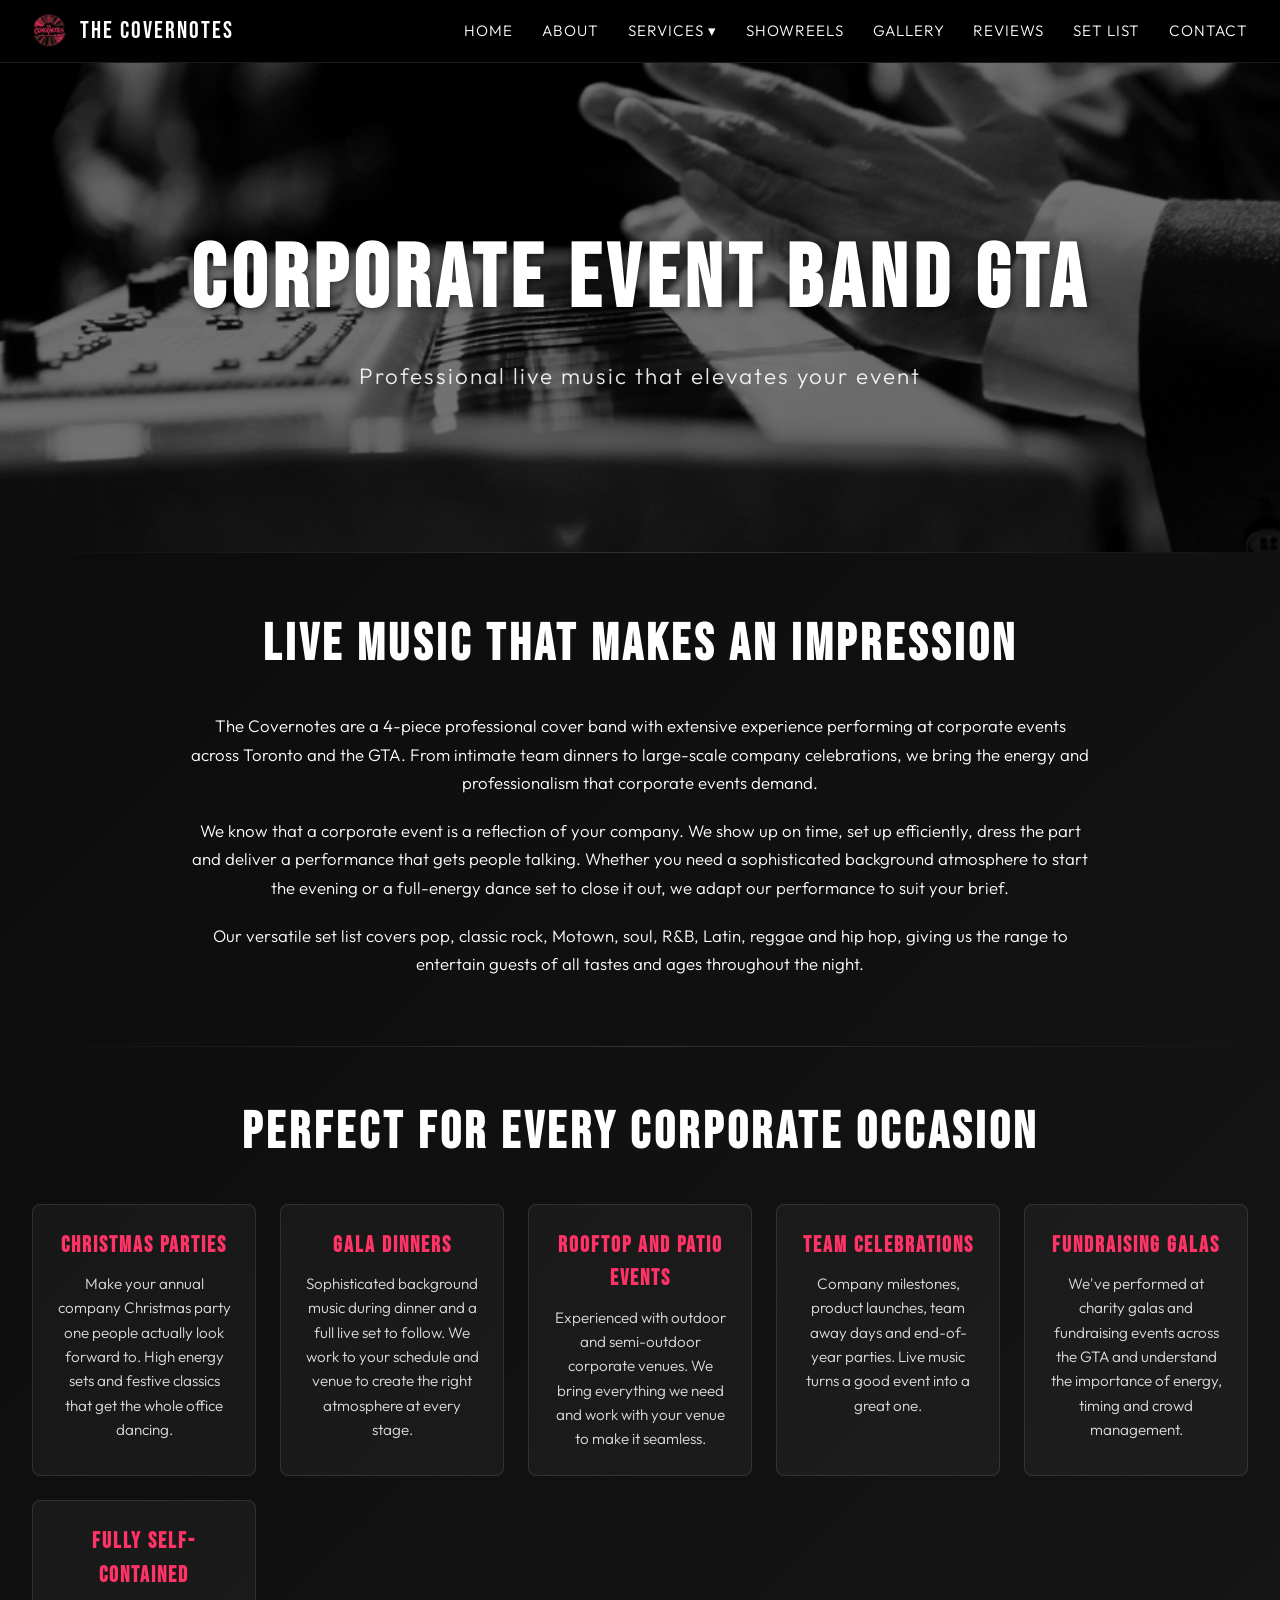
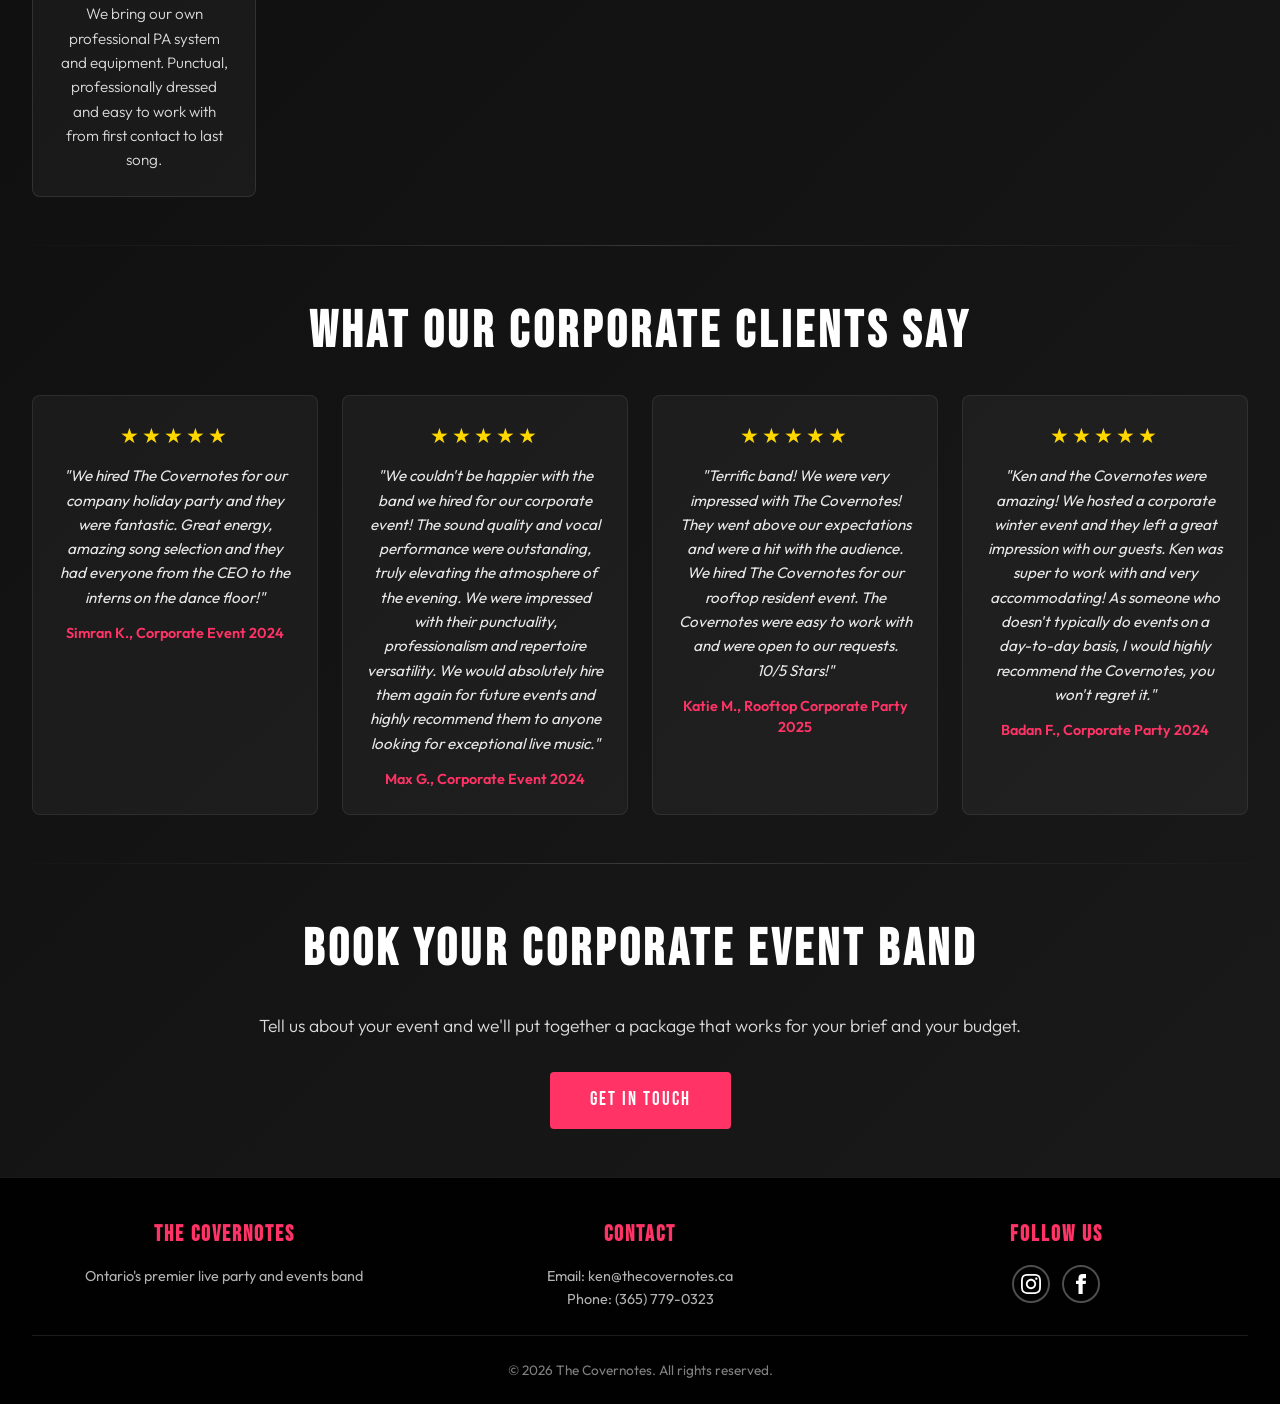
<file: corporate.html>
<!DOCTYPE html>
<html lang="en">
<head>
    <meta charset="UTF-8">
    <meta name="viewport" content="width=device-width, initial-scale=1.0">
    <title>Corporate Event Band Toronto &amp; GTA | The Covernotes</title>
    <meta name="description" content="The Covernotes are a professional corporate event band available across Toronto and the GTA. From company parties to gala dinners, live music that impresses. Call (365) 779-0323.">
    <meta name="keywords" content="corporate event band Toronto, corporate band GTA, live band corporate event, Christmas party band Toronto, corporate entertainment Ontario">
    <link rel="canonical" href="https://www.thecovernotes.ca/corporate.html">

    <meta property="og:title" content="Corporate Event Band Toronto &amp; GTA | The Covernotes">
    <meta property="og:description" content="The Covernotes are a professional corporate event band available across Toronto and the GTA. From company parties to gala dinners, live music that impresses. Call (365) 779-0323.">
    <meta property="og:image" content="https://www.thecovernotes.ca/images/the-covernotes-live-band-oakville.jpg">
    <meta property="og:url" content="https://www.thecovernotes.ca/corporate.html">
    <meta property="og:type" content="website">
    <meta property="og:site_name" content="The Covernotes">

    <meta name="twitter:card" content="summary_large_image">
    <meta name="twitter:title" content="Corporate Event Band Toronto &amp; GTA | The Covernotes">
    <meta name="twitter:description" content="The Covernotes are a professional corporate event band available across Toronto and the GTA. From company parties to gala dinners, live music that impresses.">
    <meta name="twitter:image" content="https://www.thecovernotes.ca/images/the-covernotes-live-band-oakville.jpg">

    <link rel="icon" type="image/jpeg" href="images/covernoteslogo.jpeg">
    <link rel="preload" as="image" href="images/hero4.jpeg">
    <link rel="preconnect" href="https://fonts.googleapis.com">
    <link rel="preconnect" href="https://fonts.gstatic.com" crossorigin>
    <link href="https://fonts.googleapis.com/css2?family=Bebas+Neue&family=Outfit:wght@300;400;600;700&display=swap" rel="stylesheet">

    <link rel="stylesheet" href="styles.css">
    <script type="application/ld+json">
{
  "@context": "https://schema.org",
  "@graph": [
    {
      "@type": "BreadcrumbList",
      "itemListElement": [
        {
          "@type": "ListItem",
          "position": 1,
          "name": "Home",
          "item": "https://www.thecovernotes.ca/"
        },
        {
          "@type": "ListItem",
          "position": 2,
          "name": "Corporate Events",
          "item": "https://www.thecovernotes.ca/corporate.html"
        }
      ]
    },
    {
      "@type": "Service",
      "name": "Corporate Event Band",
      "serviceType": "Corporate Event Band",
      "description": "Live band for corporate events, Christmas parties, galas and company functions across Toronto and the GTA.",
      "provider": {
        "@id": "https://www.thecovernotes.ca/#band"
      },
      "areaServed": [
        {
          "@type": "City",
          "name": "Toronto"
        },
        {
          "@type": "City",
          "name": "Oakville"
        },
        {
          "@type": "City",
          "name": "Mississauga"
        },
        {
          "@type": "City",
          "name": "Burlington"
        },
        {
          "@type": "City",
          "name": "Hamilton"
        },
        {
          "@type": "City",
          "name": "Milton"
        },
        {
          "@type": "AdministrativeArea",
          "name": "Ontario"
        }
      ],
      "url": "https://www.thecovernotes.ca/corporate.html"
    }
  ]
}
    </script>
</head>
<body>
    <nav>
        <div class="nav-container">
            <a href="index.html" class="logo">
                <img src="images/covernoteslogo.jpeg" alt="The Covernotes Logo" class="logo-icon" width="35" height="35">
                <span>THE COVERNOTES</span>
            </a>
            <ul class="nav-links" id="navLinks">
                <li><a href="index.html#home">Home</a></li>
                <li><a href="index.html#about">About</a></li>
                <li class="dropdown">
                    <a href="#" class="dropdown-toggle">Services &#9662;</a>
                    <ul class="dropdown-menu">
                        <li><a href="weddings.html">Weddings</a></li>
                        <li><a href="corporate.html">Corporate Events</a></li>
                        <li><a href="parties.html">Private Parties</a></li>
                        <li><a href="testimonials.html">Testimonials</a></li>
                        <li><a href="faq.html">FAQ</a></li>
                    </ul>
                </li>
                <li><a href="index.html#showreels">Showreels</a></li>
                <li><a href="index.html#gallery">Gallery</a></li>
                <li><a href="index.html#reviews">Reviews</a></li>
                <li><a href="index.html#setlist">Set List</a></li>
                <li><a href="index.html#contact">Contact</a></li>
            </ul>
            <div class="mobile-menu" id="mobileMenu">
                <span></span><span></span><span></span>
            </div>
        </div>
    </nav>

    <div class="page-banner">
        <img src="images/hero4.jpeg" alt="The Covernotes performing live at a corporate event in Toronto" loading="eager" fetchpriority="high" width="850" height="1280">
        <div class="page-banner-overlay">
            <h1>CORPORATE EVENT BAND GTA</h1>
            <p>Professional live music that elevates your event</p>
        </div>
    </div>

    <div class="section-divider"></div>

    <section>
        <div class="page-content">
            <h2>LIVE MUSIC THAT MAKES AN IMPRESSION</h2>
            <p>The Covernotes are a 4-piece professional cover band with extensive experience performing at corporate events across Toronto and the GTA. From intimate team dinners to large-scale company celebrations, we bring the energy and professionalism that corporate events demand.</p>
            <p>We know that a corporate event is a reflection of your company. We show up on time, set up efficiently, dress the part and deliver a performance that gets people talking. Whether you need a sophisticated background atmosphere to start the evening or a full-energy dance set to close it out, we adapt our performance to suit your brief.</p>
            <p>Our versatile set list covers pop, classic rock, Motown, soul, R&amp;B, Latin, reggae and hip hop, giving us the range to entertain guests of all tastes and ages throughout the night.</p>
        </div>
    </section>

    <div class="section-divider"></div>

    <section>
        <h2>PERFECT FOR EVERY CORPORATE OCCASION</h2>
        <div class="features-grid">
            <div class="feature-card">
                <h3>Christmas Parties</h3>
                <p>Make your annual company Christmas party one people actually look forward to. High energy sets and festive classics that get the whole office dancing.</p>
            </div>
            <div class="feature-card">
                <h3>Gala Dinners</h3>
                <p>Sophisticated background music during dinner and a full live set to follow. We work to your schedule and venue to create the right atmosphere at every stage.</p>
            </div>
            <div class="feature-card">
                <h3>Rooftop and Patio Events</h3>
                <p>Experienced with outdoor and semi-outdoor corporate venues. We bring everything we need and work with your venue to make it seamless.</p>
            </div>
            <div class="feature-card">
                <h3>Team Celebrations</h3>
                <p>Company milestones, product launches, team away days and end-of-year parties. Live music turns a good event into a great one.</p>
            </div>
            <div class="feature-card">
                <h3>Fundraising Galas</h3>
                <p>We've performed at charity galas and fundraising events across the GTA and understand the importance of energy, timing and crowd management.</p>
            </div>
            <div class="feature-card">
                <h3>Fully Self-Contained</h3>
                <p>We bring our own professional PA system and equipment. Punctual, professionally dressed and easy to work with from first contact to last song.</p>
            </div>
        </div>
    </section>

    <div class="section-divider"></div>

    <section>
        <h2>WHAT OUR CORPORATE CLIENTS SAY</h2>
        <div class="reviews-grid">
            <div class="review-card">
                <div class="review-stars">&#9733;&#9733;&#9733;&#9733;&#9733;</div>
                <div class="review-text">"We hired The Covernotes for our company holiday party and they were fantastic. Great energy, amazing song selection and they had everyone from the CEO to the interns on the dance floor!"</div>
                <div class="review-author">Simran K., Corporate Event 2024</div>
            </div>
            <div class="review-card">
                <div class="review-stars">&#9733;&#9733;&#9733;&#9733;&#9733;</div>
                <div class="review-text">"We couldn't be happier with the band we hired for our corporate event! The sound quality and vocal performance were outstanding, truly elevating the atmosphere of the evening. We were impressed with their punctuality, professionalism and repertoire versatility. We would absolutely hire them again for future events and highly recommend them to anyone looking for exceptional live music."</div>
                <div class="review-author">Max G., Corporate Event 2024</div>
            </div>
            <div class="review-card">
                <div class="review-stars">&#9733;&#9733;&#9733;&#9733;&#9733;</div>
                <div class="review-text">"Terrific band! We were very impressed with The Covernotes! They went above our expectations and were a hit with the audience. We hired The Covernotes for our rooftop resident event. The Covernotes were easy to work with and were open to our requests. 10/5 Stars!"</div>
                <div class="review-author">Katie M., Rooftop Corporate Party 2025</div>
            </div>
            <div class="review-card">
                <div class="review-stars">&#9733;&#9733;&#9733;&#9733;&#9733;</div>
                <div class="review-text">"Ken and the Covernotes were amazing! We hosted a corporate winter event and they left a great impression with our guests. Ken was super to work with and very accommodating! As someone who doesn't typically do events on a day-to-day basis, I would highly recommend the Covernotes, you won't regret it."</div>
                <div class="review-author">Badan F., Corporate Party 2024</div>
            </div>
        </div>
    </section>

    <div class="section-divider"></div>

    <section class="cta-section">
        <h2>BOOK YOUR CORPORATE EVENT BAND</h2>
        <p>Tell us about your event and we'll put together a package that works for your brief and your budget.</p>
        <a href="index.html#contact" class="cta-button">Get in Touch</a>
    </section>

    <footer>
        <div class="footer-content">
            <div class="footer-section">
                <h3>The Covernotes</h3>
                <p>Ontario's premier live party and events band</p>
            </div>
            <div class="footer-section">
                <h3>Contact</h3>
                <p><a href="mailto:ken@thecovernotes.ca">Email: ken@thecovernotes.ca</a></p>
                <p>Phone: <a href="tel:+13657790323">(365) 779-0323</a></p>
            </div>
            <div class="footer-section">
                <h3>Follow Us</h3>
                <div class="footer-social">
                    <a href="http://www.instagram.com/the_covernotes" target="_blank" aria-label="Instagram">
                        <svg width="20" height="20" viewBox="0 0 24 24" fill="currentColor"><path d="M12 2.163c3.204 0 3.584.012 4.85.07 3.252.148 4.771 1.691 4.919 4.919.058 1.265.069 1.645.069 4.849 0 3.205-.012 3.584-.069 4.849-.149 3.225-1.664 4.771-4.919 4.919-1.266.058-1.644.07-4.85.07-3.204 0-3.584-.012-4.849-.07-3.26-.149-4.771-1.699-4.919-4.92-.058-1.265-.07-1.644-.07-4.849 0-3.204.013-3.583.07-4.849.149-3.227 1.664-4.771 4.919-4.919 1.266-.057 1.645-.069 4.849-.069zm0-2.163c-3.259 0-3.667.014-4.947.072-4.358.2-6.78 2.618-6.98 6.98-.059 1.281-.073 1.689-.073 4.948 0 3.259.014 3.668.072 4.948.2 4.358 2.618 6.78 6.98 6.98 1.281.058 1.689.072 4.948.072 3.259 0 3.668-.014 4.948-.072 4.354-.2 6.782-2.618 6.979-6.98.059-1.28.073-1.689.073-4.948 0-3.259-.014-3.667-.072-4.947-.196-4.354-2.617-6.78-6.979-6.98-1.281-.059-1.69-.073-4.949-.073zm0 5.838c-3.403 0-6.162 2.759-6.162 6.162s2.759 6.163 6.162 6.163 6.162-2.759 6.162-6.163c0-3.403-2.759-6.162-6.162-6.162zm0 10.162c-2.209 0-4-1.79-4-4 0-2.209 1.791-4 4-4s4 1.791 4 4c0 2.21-1.791 4-4 4zm6.406-11.845c-.796 0-1.441.645-1.441 1.44s.645 1.44 1.441 1.44c.795 0 1.439-.645 1.439-1.44s-.644-1.44-1.439-1.44z"/></svg>
                    </a>
                    <a href="http://www.facebook.com/thecovernotes" target="_blank" aria-label="Facebook">
                        <svg width="20" height="20" viewBox="0 0 24 24" fill="currentColor"><path d="M9 8h-3v4h3v12h5v-12h3.642l.358-4h-4v-1.667c0-.955.192-1.333 1.115-1.333h2.885v-5h-3.808c-3.596 0-5.192 1.583-5.192 4.615v3.385z"/></svg>
                    </a>
                </div>
            </div>
        </div>
        <div class="footer-bottom">
            <p>&copy; 2026 The Covernotes. All rights reserved.</p>
        </div>
    </footer>

    <script>
        const mobileMenu = document.getElementById('mobileMenu');
        const navLinks = document.getElementById('navLinks');
        mobileMenu.addEventListener('click', () => { navLinks.classList.toggle('active'); });
        navLinks.querySelectorAll('a:not(.dropdown-toggle)').forEach(link => {
            link.addEventListener('click', () => { navLinks.classList.remove('active'); });
        });
        const dropdownToggle = document.querySelector('.dropdown-toggle');
        if (dropdownToggle) {
            const dropdown = dropdownToggle.closest('.dropdown');
            dropdownToggle.addEventListener('click', (e) => { e.preventDefault(); dropdown.classList.toggle('open'); });
            document.addEventListener('click', (e) => { if (!dropdown.contains(e.target)) dropdown.classList.remove('open'); });
            mobileMenu.addEventListener('click', () => { dropdown.classList.remove('open'); });
        }
    </script>
</body>
</html>
</file>
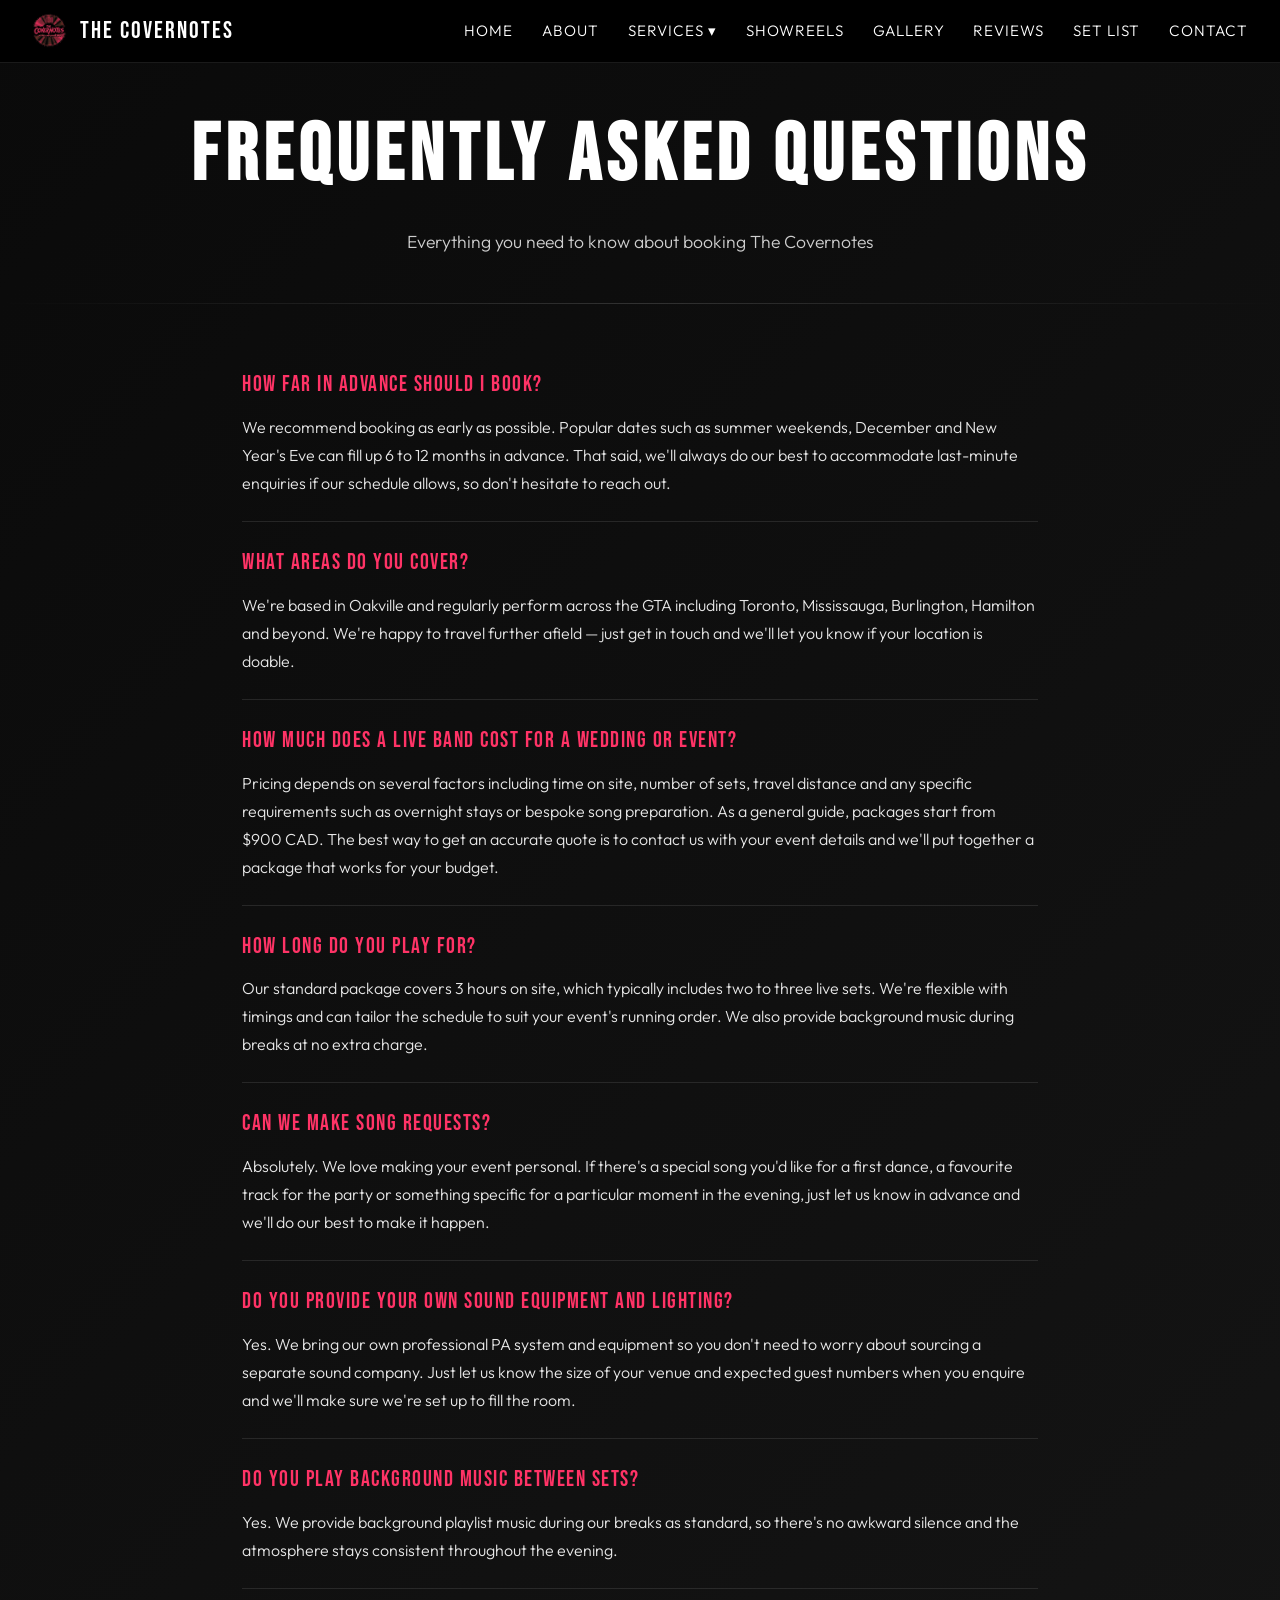
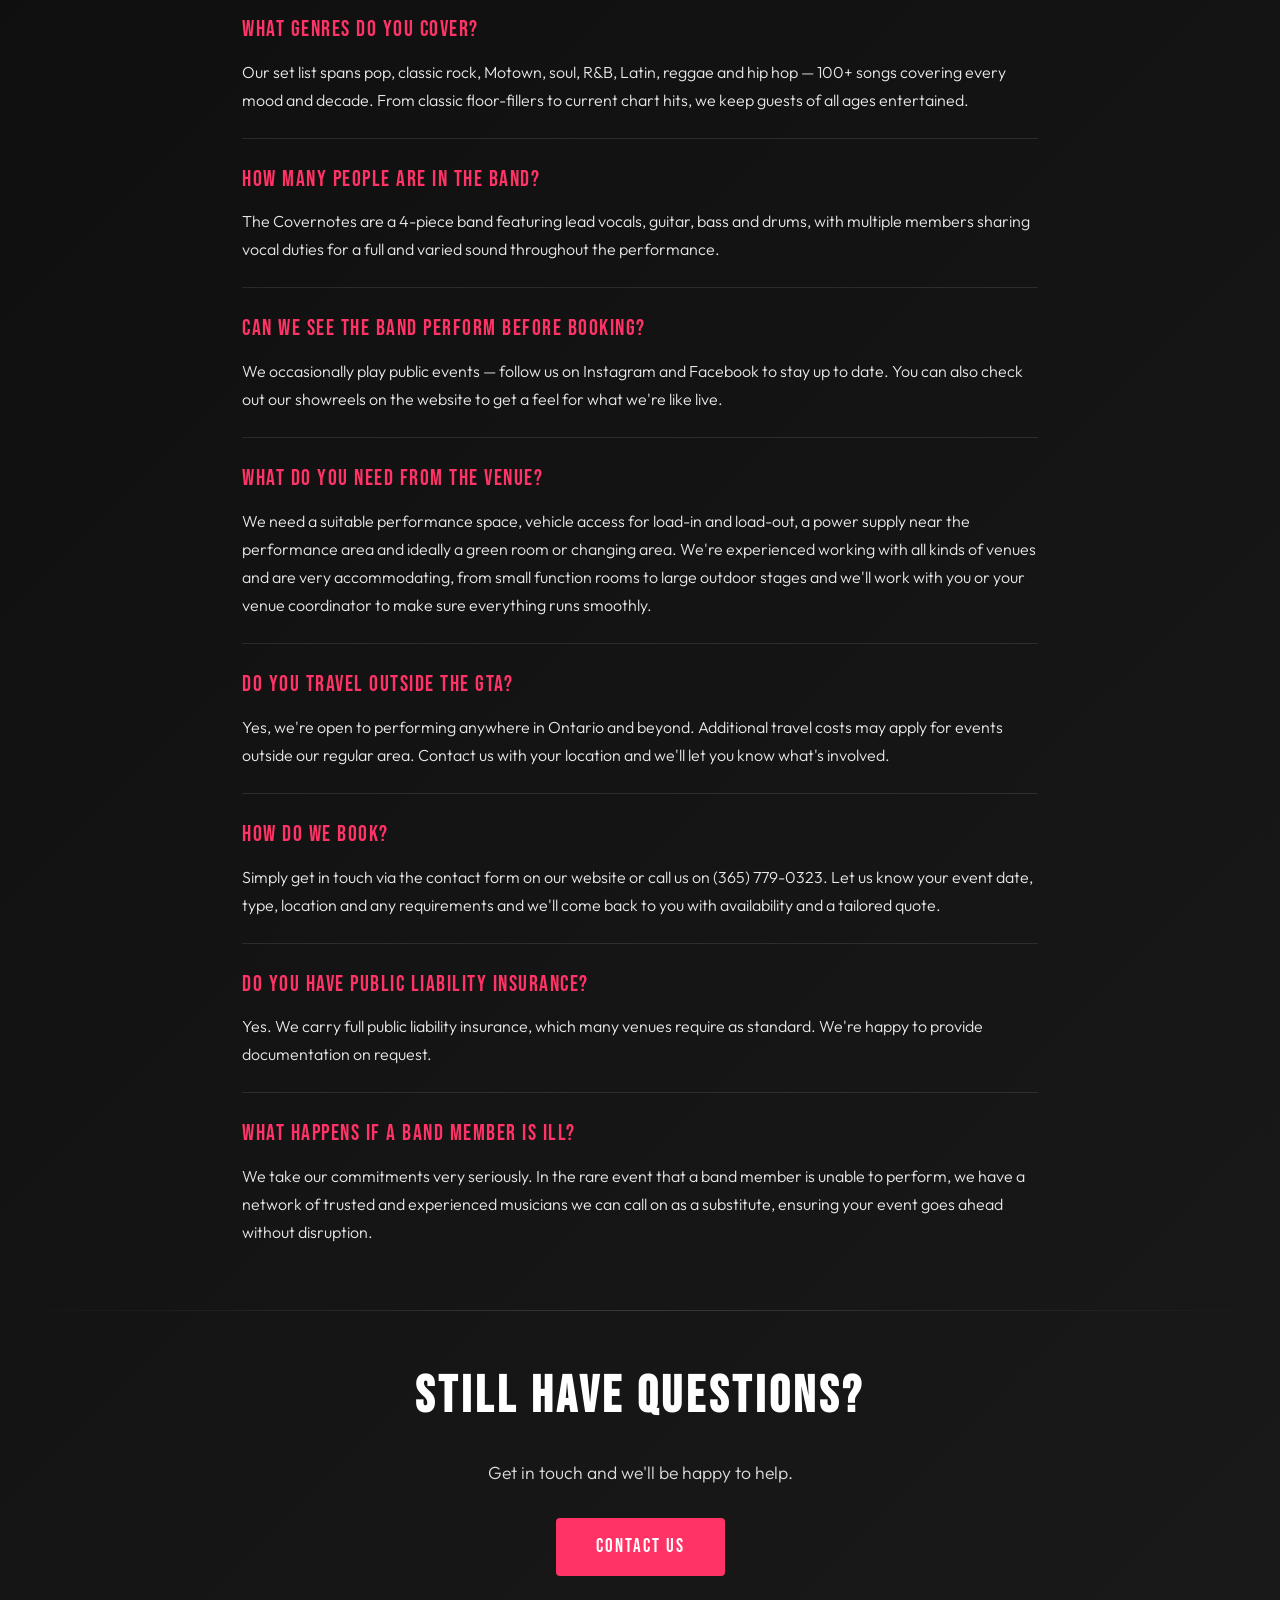
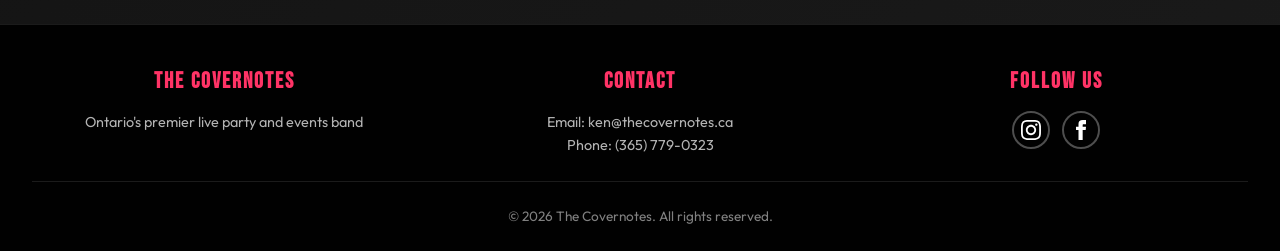
<file: faq.html>
<!DOCTYPE html>
<html lang="en">
<head>
    <meta charset="UTF-8">
    <meta name="viewport" content="width=device-width, initial-scale=1.0">
    <title>FAQ | The Covernotes Cover Band</title>
    <meta name="description" content="Answers to common questions about booking The Covernotes — pricing, availability, song requests, equipment, travel area and more.">
    <meta name="keywords" content="how much does a wedding band cost Ontario, cover band FAQ, booking a live band Toronto, wedding band cost GTA">
    <link rel="canonical" href="https://www.thecovernotes.ca/faq.html">

    <meta property="og:title" content="FAQ | The Covernotes Cover Band">
    <meta property="og:description" content="Answers to common questions about booking The Covernotes — pricing, availability, song requests, equipment, travel area and more.">
    <meta property="og:image" content="https://www.thecovernotes.ca/images/the-covernotes-live-band-oakville.jpg">
    <meta property="og:url" content="https://www.thecovernotes.ca/faq.html">
    <meta property="og:type" content="website">
    <meta property="og:site_name" content="The Covernotes">

    <meta name="twitter:card" content="summary_large_image">
    <meta name="twitter:title" content="FAQ | The Covernotes Cover Band">
    <meta name="twitter:description" content="Answers to common questions about booking The Covernotes — pricing, availability, song requests, equipment, travel area and more.">
    <meta name="twitter:image" content="https://www.thecovernotes.ca/images/the-covernotes-live-band-oakville.jpg">

    <link rel="icon" type="image/jpeg" href="images/covernoteslogo.jpeg">
    <link rel="preconnect" href="https://fonts.googleapis.com">
    <link rel="preconnect" href="https://fonts.gstatic.com" crossorigin>
    <link href="https://fonts.googleapis.com/css2?family=Bebas+Neue&family=Outfit:wght@300;400;600;700&display=swap" rel="stylesheet">

    <link rel="stylesheet" href="styles.css">
    <script type="application/ld+json">
{
  "@context": "https://schema.org",
  "@graph": [
    {
      "@type": "BreadcrumbList",
      "itemListElement": [
        {
          "@type": "ListItem",
          "position": 1,
          "name": "Home",
          "item": "https://www.thecovernotes.ca/"
        },
        {
          "@type": "ListItem",
          "position": 2,
          "name": "FAQ",
          "item": "https://www.thecovernotes.ca/faq.html"
        }
      ]
    },
    {
      "@type": "FAQPage",
      "mainEntity": [
        {
          "@type": "Question",
          "name": "How far in advance should I book?",
          "acceptedAnswer": {
            "@type": "Answer",
            "text": "We recommend booking as early as possible. Popular dates such as summer weekends, December and New Year's Eve can fill up 6 to 12 months in advance. That said, we'll always do our best to accommodate last-minute enquiries if our schedule allows, so don't hesitate to reach out."
          }
        },
        {
          "@type": "Question",
          "name": "What areas do you cover?",
          "acceptedAnswer": {
            "@type": "Answer",
            "text": "We're based in Oakville and regularly perform across the GTA including Toronto, Mississauga, Burlington, Hamilton and beyond. We're happy to travel further afield — just get in touch and we'll let you know if your location is doable."
          }
        },
        {
          "@type": "Question",
          "name": "How much does a live band cost for a wedding or event?",
          "acceptedAnswer": {
            "@type": "Answer",
            "text": "Pricing depends on several factors including time on site, number of sets, travel distance and any specific requirements such as overnight stays or bespoke song preparation. As a general guide, packages start from $900 CAD. The best way to get an accurate quote is to contact us with your event details and we'll put together a package that works for your budget."
          }
        },
        {
          "@type": "Question",
          "name": "How long do you play for?",
          "acceptedAnswer": {
            "@type": "Answer",
            "text": "Our standard package covers 3 hours on site, which typically includes two to three live sets. We're flexible with timings and can tailor the schedule to suit your event's running order. We also provide background music during breaks at no extra charge."
          }
        },
        {
          "@type": "Question",
          "name": "Can we make song requests?",
          "acceptedAnswer": {
            "@type": "Answer",
            "text": "Absolutely. We love making your event personal. If there's a special song you'd like for a first dance, a favourite track for the party or something specific for a particular moment in the evening, just let us know in advance and we'll do our best to make it happen."
          }
        },
        {
          "@type": "Question",
          "name": "Do you provide your own sound equipment and lighting?",
          "acceptedAnswer": {
            "@type": "Answer",
            "text": "Yes. We bring our own professional PA system and equipment so you don't need to worry about sourcing a separate sound company. Just let us know the size of your venue and expected guest numbers when you enquire and we'll make sure we're set up to fill the room."
          }
        },
        {
          "@type": "Question",
          "name": "Do you play background music between sets?",
          "acceptedAnswer": {
            "@type": "Answer",
            "text": "Yes. We provide background playlist music during our breaks as standard, so there's no awkward silence and the atmosphere stays consistent throughout the evening."
          }
        },
        {
          "@type": "Question",
          "name": "What genres do you cover?",
          "acceptedAnswer": {
            "@type": "Answer",
            "text": "Our set list spans pop, classic rock, Motown, soul, R&B, Latin, reggae and hip hop — 100+ songs covering every mood and decade. From classic floor-fillers to current chart hits, we keep guests of all ages entertained."
          }
        },
        {
          "@type": "Question",
          "name": "How many people are in the band?",
          "acceptedAnswer": {
            "@type": "Answer",
            "text": "The Covernotes are a 4-piece band featuring lead vocals, guitar, bass and drums, with multiple members sharing vocal duties for a full and varied sound throughout the performance."
          }
        },
        {
          "@type": "Question",
          "name": "Can we see the band perform before booking?",
          "acceptedAnswer": {
            "@type": "Answer",
            "text": "We occasionally play public events — follow us on Instagram and Facebook to stay up to date. You can also check out our showreels on the website to get a feel for what we're like live."
          }
        },
        {
          "@type": "Question",
          "name": "What do you need from the venue?",
          "acceptedAnswer": {
            "@type": "Answer",
            "text": "We need a suitable performance space, vehicle access for load-in and load-out, a power supply near the performance area and ideally a green room or changing area. We're experienced working with all kinds of venues and are very accommodating, from small function rooms to large outdoor stages and we'll work with you or your venue coordinator to make sure everything runs smoothly."
          }
        },
        {
          "@type": "Question",
          "name": "Do you travel outside the GTA?",
          "acceptedAnswer": {
            "@type": "Answer",
            "text": "Yes, we're open to performing anywhere in Ontario and beyond. Additional travel costs may apply for events outside our regular area. Contact us with your location and we'll let you know what's involved."
          }
        },
        {
          "@type": "Question",
          "name": "How do we book?",
          "acceptedAnswer": {
            "@type": "Answer",
            "text": "Simply get in touch via the contact form on our website or call us on (365) 779-0323. Let us know your event date, type, location and any requirements and we'll come back to you with availability and a tailored quote."
          }
        },
        {
          "@type": "Question",
          "name": "Do you have public liability insurance?",
          "acceptedAnswer": {
            "@type": "Answer",
            "text": "Yes. We carry full public liability insurance, which many venues require as standard. We're happy to provide documentation on request."
          }
        },
        {
          "@type": "Question",
          "name": "What happens if a band member is ill?",
          "acceptedAnswer": {
            "@type": "Answer",
            "text": "We take our commitments very seriously. In the rare event that a band member is unable to perform, we have a network of trusted and experienced musicians we can call on as a substitute, ensuring your event goes ahead without disruption."
          }
        }
      ]
    }
  ]
}
    </script>
</head>
<body>
    <nav>
        <div class="nav-container">
            <a href="index.html" class="logo">
                <img src="images/covernoteslogo.jpeg" alt="The Covernotes Logo" class="logo-icon" width="35" height="35">
                <span>THE COVERNOTES</span>
            </a>
            <ul class="nav-links" id="navLinks">
                <li><a href="index.html#home">Home</a></li>
                <li><a href="index.html#about">About</a></li>
                <li class="dropdown">
                    <a href="#" class="dropdown-toggle">Services &#9662;</a>
                    <ul class="dropdown-menu">
                        <li><a href="weddings.html">Weddings</a></li>
                        <li><a href="corporate.html">Corporate Events</a></li>
                        <li><a href="christmas-party-band.html">Christmas Parties</a></li>
                        <li><a href="parties.html">Private Parties</a></li>
                        <li><a href="testimonials.html">Testimonials</a></li>
                        <li><a href="faq.html">FAQ</a></li>
                    </ul>
                </li>
                <li><a href="index.html#showreels">Showreels</a></li>
                <li><a href="index.html#gallery">Gallery</a></li>
                <li><a href="index.html#reviews">Reviews</a></li>
                <li><a href="index.html#setlist">Set List</a></li>
                <li><a href="index.html#contact">Contact</a></li>
            </ul>
            <div class="mobile-menu" id="mobileMenu">
                <span></span><span></span><span></span>
            </div>
        </div>
    </nav>

    <div class="page-header">
        <h1>FREQUENTLY ASKED QUESTIONS</h1>
        <p>Everything you need to know about booking The Covernotes</p>
    </div>

    <div class="section-divider"></div>

    <div class="faq-container">

        <div class="faq-item">
            <div class="faq-question">How far in advance should I book?</div>
            <div class="faq-answer">We recommend booking as early as possible. Popular dates such as summer weekends, December and New Year's Eve can fill up 6 to 12 months in advance. That said, we'll always do our best to accommodate last-minute enquiries if our schedule allows, so don't hesitate to reach out.</div>
        </div>

        <div class="faq-item">
            <div class="faq-question">What areas do you cover?</div>
            <div class="faq-answer">We're based in Oakville and regularly perform across the GTA including Toronto, Mississauga, Burlington, Hamilton and beyond. We're happy to travel further afield — just get in touch and we'll let you know if your location is doable.</div>
        </div>

        <div class="faq-item">
            <div class="faq-question">How much does a live band cost for a wedding or event?</div>
            <div class="faq-answer">Pricing depends on several factors including time on site, number of sets, travel distance and any specific requirements such as overnight stays or bespoke song preparation. As a general guide, packages start from $900 CAD. The best way to get an accurate quote is to contact us with your event details and we'll put together a package that works for your budget.</div>
        </div>

        <div class="faq-item">
            <div class="faq-question">How long do you play for?</div>
            <div class="faq-answer">Our standard package covers 3 hours on site, which typically includes two to three live sets. We're flexible with timings and can tailor the schedule to suit your event's running order. We also provide background music during breaks at no extra charge.</div>
        </div>

        <div class="faq-item">
            <div class="faq-question">Can we make song requests?</div>
            <div class="faq-answer">Absolutely. We love making your event personal. If there's a special song you'd like for a first dance, a favourite track for the party or something specific for a particular moment in the evening, just let us know in advance and we'll do our best to make it happen.</div>
        </div>

        <div class="faq-item">
            <div class="faq-question">Do you provide your own sound equipment and lighting?</div>
            <div class="faq-answer">Yes. We bring our own professional PA system and equipment so you don't need to worry about sourcing a separate sound company. Just let us know the size of your venue and expected guest numbers when you enquire and we'll make sure we're set up to fill the room.</div>
        </div>

        <div class="faq-item">
            <div class="faq-question">Do you play background music between sets?</div>
            <div class="faq-answer">Yes. We provide background playlist music during our breaks as standard, so there's no awkward silence and the atmosphere stays consistent throughout the evening.</div>
        </div>

        <div class="faq-item">
            <div class="faq-question">What genres do you cover?</div>
            <div class="faq-answer">Our set list spans pop, classic rock, Motown, soul, R&amp;B, Latin, reggae and hip hop — 100+ songs covering every mood and decade. From classic floor-fillers to current chart hits, we keep guests of all ages entertained.</div>
        </div>

        <div class="faq-item">
            <div class="faq-question">How many people are in the band?</div>
            <div class="faq-answer">The Covernotes are a 4-piece band featuring lead vocals, guitar, bass and drums, with multiple members sharing vocal duties for a full and varied sound throughout the performance.</div>
        </div>

        <div class="faq-item">
            <div class="faq-question">Can we see the band perform before booking?</div>
            <div class="faq-answer">We occasionally play public events — follow us on Instagram and Facebook to stay up to date. You can also check out our showreels on the website to get a feel for what we're like live.</div>
        </div>

        <div class="faq-item">
            <div class="faq-question">What do you need from the venue?</div>
            <div class="faq-answer">We need a suitable performance space, vehicle access for load-in and load-out, a power supply near the performance area and ideally a green room or changing area. We're experienced working with all kinds of venues and are very accommodating, from small function rooms to large outdoor stages and we'll work with you or your venue coordinator to make sure everything runs smoothly.</div>
        </div>

        <div class="faq-item">
            <div class="faq-question">Do you travel outside the GTA?</div>
            <div class="faq-answer">Yes, we're open to performing anywhere in Ontario and beyond. Additional travel costs may apply for events outside our regular area. Contact us with your location and we'll let you know what's involved.</div>
        </div>

        <div class="faq-item">
            <div class="faq-question">How do we book?</div>
            <div class="faq-answer">Simply get in touch via the contact form on our website or call us on (365) 779-0323. Let us know your event date, type, location and any requirements and we'll come back to you with availability and a tailored quote.</div>
        </div>

        <div class="faq-item">
            <div class="faq-question">Do you have public liability insurance?</div>
            <div class="faq-answer">Yes. We carry full public liability insurance, which many venues require as standard. We're happy to provide documentation on request.</div>
        </div>

        <div class="faq-item">
            <div class="faq-question">What happens if a band member is ill?</div>
            <div class="faq-answer">We take our commitments very seriously. In the rare event that a band member is unable to perform, we have a network of trusted and experienced musicians we can call on as a substitute, ensuring your event goes ahead without disruption.</div>
        </div>

    </div>

    <div class="section-divider"></div>

    <section class="cta-section">
        <h2>STILL HAVE QUESTIONS?</h2>
        <p>Get in touch and we'll be happy to help.</p>
        <a href="index.html#contact" class="cta-button">Contact Us</a>
    </section>

    <footer>
        <div class="footer-content">
            <div class="footer-section">
                <h3>The Covernotes</h3>
                <p>Ontario's premier live party and events band</p>
            </div>
            <div class="footer-section">
                <h3>Contact</h3>
                <p><a href="mailto:ken@thecovernotes.ca">Email: ken@thecovernotes.ca</a></p>
                <p>Phone: <a href="tel:+13657790323">(365) 779-0323</a></p>
            </div>
            <div class="footer-section">
                <h3>Follow Us</h3>
                <div class="footer-social">
                    <a href="http://www.instagram.com/the_covernotes" target="_blank" aria-label="Instagram">
                        <svg width="20" height="20" viewBox="0 0 24 24" fill="currentColor"><path d="M12 2.163c3.204 0 3.584.012 4.85.07 3.252.148 4.771 1.691 4.919 4.919.058 1.265.069 1.645.069 4.849 0 3.205-.012 3.584-.069 4.849-.149 3.225-1.664 4.771-4.919 4.919-1.266.058-1.644.07-4.85.07-3.204 0-3.584-.012-4.849-.07-3.26-.149-4.771-1.699-4.919-4.92-.058-1.265-.07-1.644-.07-4.849 0-3.204.013-3.583.07-4.849.149-3.227 1.664-4.771 4.919-4.919 1.266-.057 1.645-.069 4.849-.069zm0-2.163c-3.259 0-3.667.014-4.947.072-4.358.2-6.78 2.618-6.98 6.98-.059 1.281-.073 1.689-.073 4.948 0 3.259.014 3.668.072 4.948.2 4.358 2.618 6.78 6.98 6.98 1.281.058 1.689.072 4.948.072 3.259 0 3.668-.014 4.948-.072 4.354-.2 6.782-2.618 6.979-6.98.059-1.28.073-1.689.073-4.948 0-3.259-.014-3.667-.072-4.947-.196-4.354-2.617-6.78-6.979-6.98-1.281-.059-1.69-.073-4.949-.073zm0 5.838c-3.403 0-6.162 2.759-6.162 6.162s2.759 6.163 6.162 6.163 6.162-2.759 6.162-6.163c0-3.403-2.759-6.162-6.162-6.162zm0 10.162c-2.209 0-4-1.79-4-4 0-2.209 1.791-4 4-4s4 1.791 4 4c0 2.21-1.791 4-4 4zm6.406-11.845c-.796 0-1.441.645-1.441 1.44s.645 1.44 1.441 1.44c.795 0 1.439-.645 1.439-1.44s-.644-1.44-1.439-1.44z"/></svg>
                    </a>
                    <a href="http://www.facebook.com/thecovernotes" target="_blank" aria-label="Facebook">
                        <svg width="20" height="20" viewBox="0 0 24 24" fill="currentColor"><path d="M9 8h-3v4h3v12h5v-12h3.642l.358-4h-4v-1.667c0-.955.192-1.333 1.115-1.333h2.885v-5h-3.808c-3.596 0-5.192 1.583-5.192 4.615v3.385z"/></svg>
                    </a>
                </div>
            </div>
        </div>
        <div class="footer-bottom">
            <p>&copy; 2026 The Covernotes. All rights reserved.</p>
        </div>
    </footer>

    <script>
        const mobileMenu = document.getElementById('mobileMenu');
        const navLinks = document.getElementById('navLinks');
        mobileMenu.addEventListener('click', () => { navLinks.classList.toggle('active'); });
        navLinks.querySelectorAll('a:not(.dropdown-toggle)').forEach(link => {
            link.addEventListener('click', () => { navLinks.classList.remove('active'); });
        });
        const dropdownToggle = document.querySelector('.dropdown-toggle');
        if (dropdownToggle) {
            const dropdown = dropdownToggle.closest('.dropdown');
            dropdownToggle.addEventListener('click', (e) => { e.preventDefault(); dropdown.classList.toggle('open'); });
            document.addEventListener('click', (e) => { if (!dropdown.contains(e.target)) dropdown.classList.remove('open'); });
            mobileMenu.addEventListener('click', () => { dropdown.classList.remove('open'); });
        }
    </script>
</body>
</html>
</file>
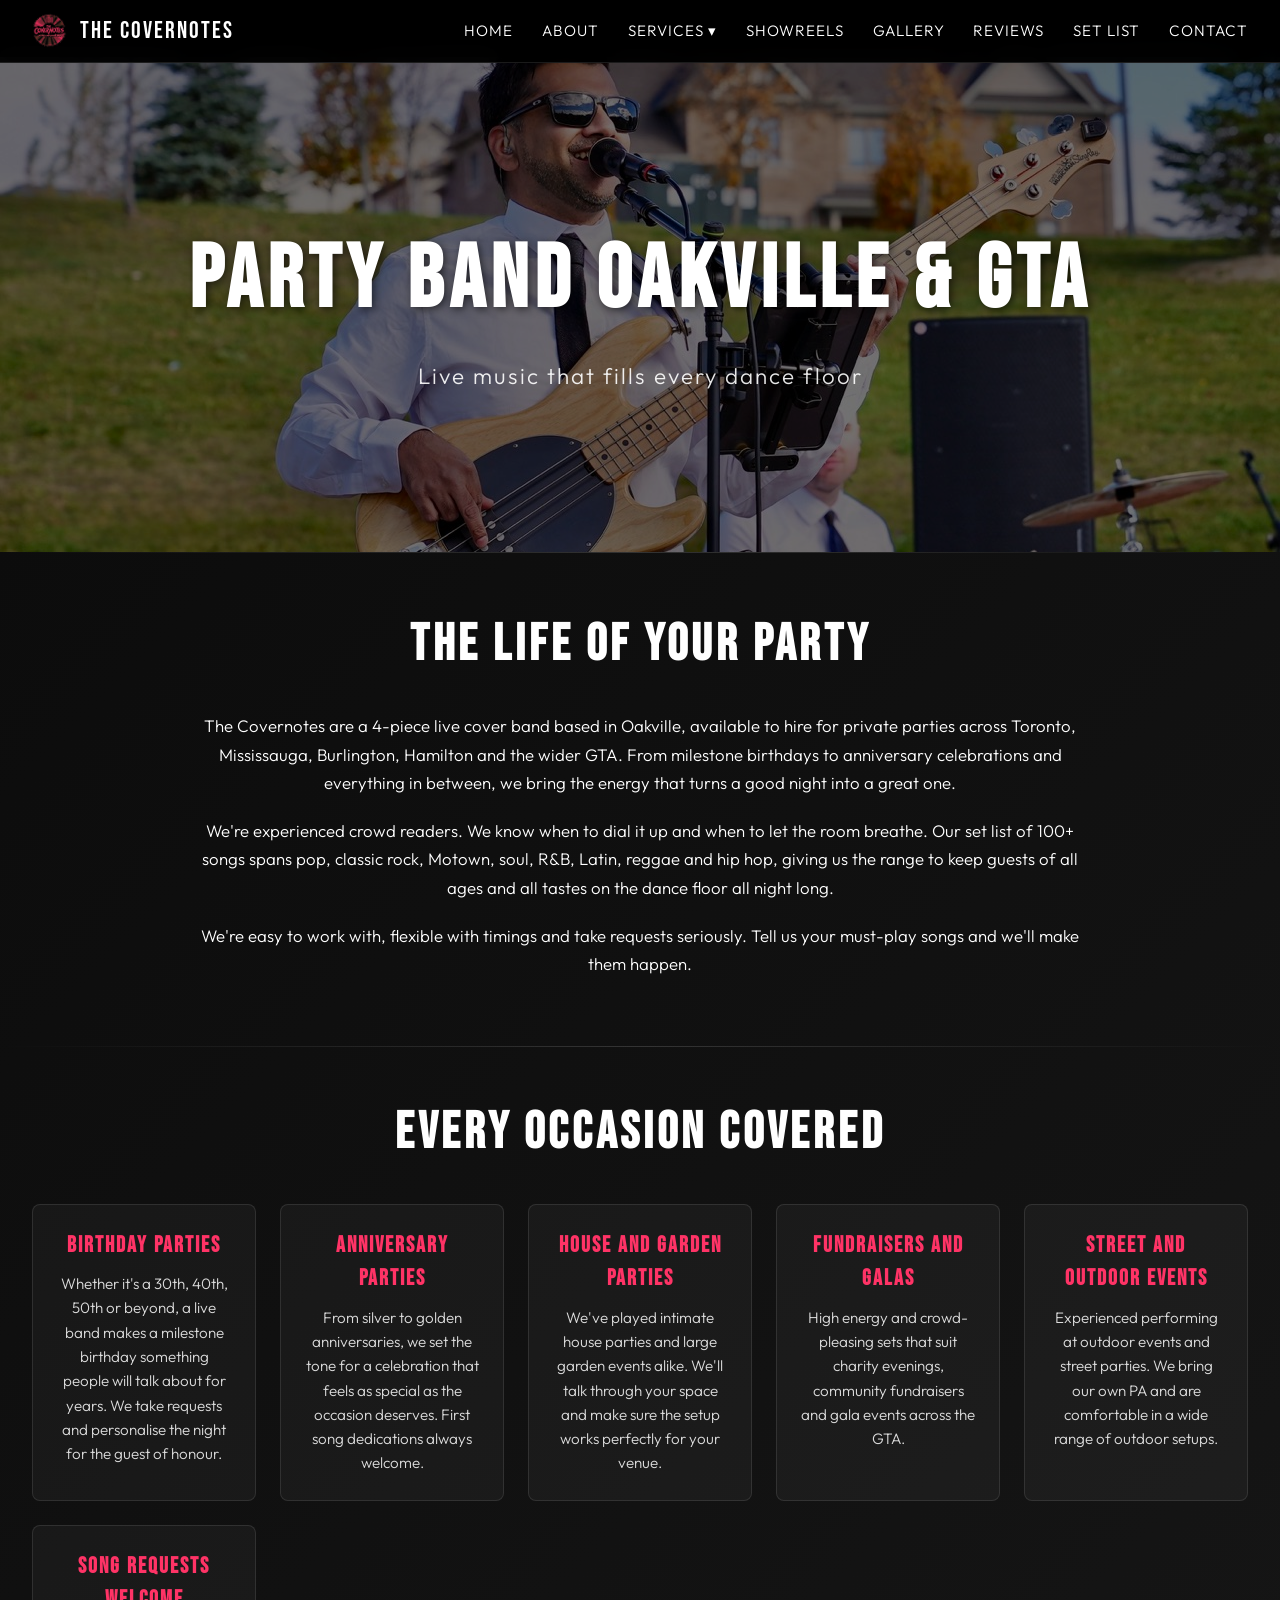
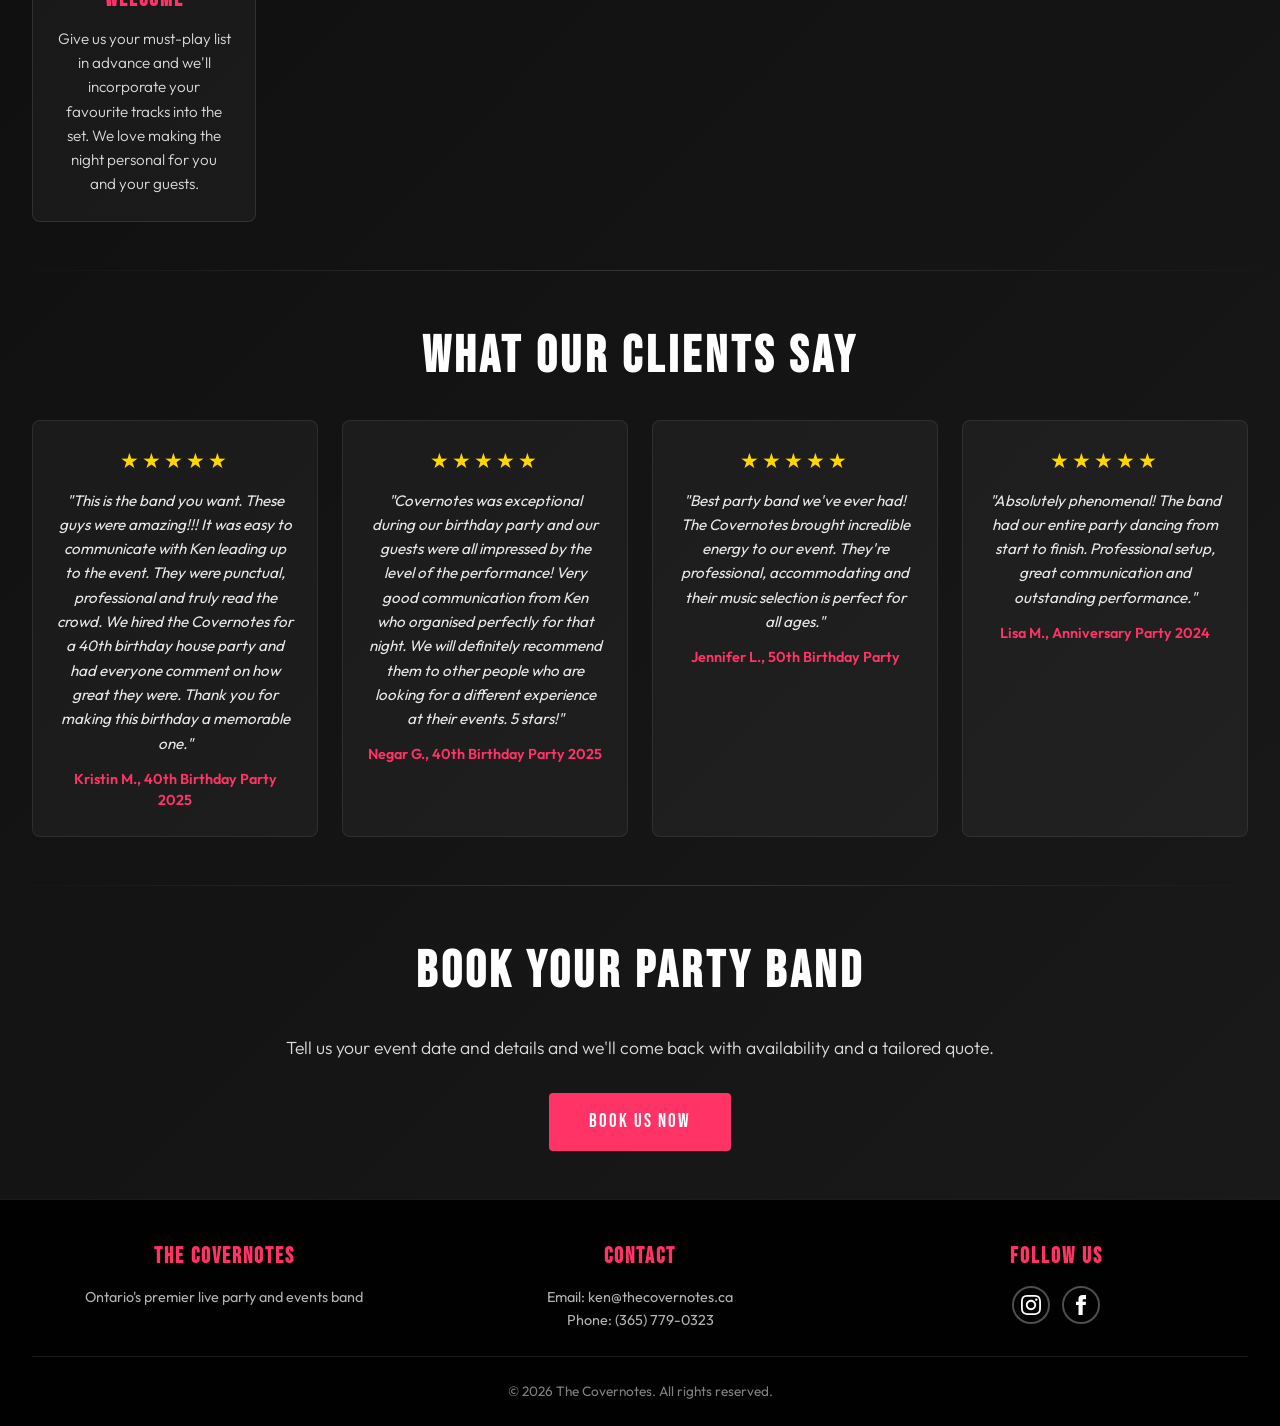
<file: parties.html>
<!DOCTYPE html>
<html lang="en">
<head>
    <meta charset="UTF-8">
    <meta name="viewport" content="width=device-width, initial-scale=1.0">
    <title>Party Band Oakville &amp; Toronto | The Covernotes</title>
    <meta name="description" content="Book The Covernotes for your next birthday, anniversary, or private party in Oakville, Toronto, or anywhere across the GTA. Live music that gets everyone dancing. Call (365) 779-0323.">
    <meta name="keywords" content="party band Oakville, party band Toronto, cover band for hire GTA, birthday party band Ontario, private party band Toronto">
    <link rel="canonical" href="https://www.thecovernotes.ca/parties.html">

    <meta property="og:title" content="Party Band Oakville &amp; Toronto | The Covernotes">
    <meta property="og:description" content="Book The Covernotes for your next birthday, anniversary, or private party in Oakville, Toronto, or anywhere across the GTA. Live music that gets everyone dancing. Call (365) 779-0323.">
    <meta property="og:image" content="https://www.thecovernotes.ca/images/the-covernotes-live-band-oakville.jpg">
    <meta property="og:url" content="https://www.thecovernotes.ca/parties.html">
    <meta property="og:type" content="website">
    <meta property="og:site_name" content="The Covernotes">

    <meta name="twitter:card" content="summary_large_image">
    <meta name="twitter:title" content="Party Band Oakville &amp; Toronto | The Covernotes">
    <meta name="twitter:description" content="Book The Covernotes for your next birthday, anniversary, or private party in Oakville, Toronto, or anywhere across the GTA. Live music that gets everyone dancing.">
    <meta name="twitter:image" content="https://www.thecovernotes.ca/images/the-covernotes-live-band-oakville.jpg">

    <link rel="icon" type="image/jpeg" href="images/covernoteslogo.jpeg">
    <link rel="preload" as="image" href="images/hero1.jpeg">
    <link rel="preconnect" href="https://fonts.googleapis.com">
    <link rel="preconnect" href="https://fonts.gstatic.com" crossorigin>
    <link href="https://fonts.googleapis.com/css2?family=Bebas+Neue&family=Outfit:wght@300;400;600;700&display=swap" rel="stylesheet">

    <link rel="stylesheet" href="styles.css">
    <script type="application/ld+json">
{
  "@context": "https://schema.org",
  "@graph": [
    {
      "@type": "BreadcrumbList",
      "itemListElement": [
        {
          "@type": "ListItem",
          "position": 1,
          "name": "Home",
          "item": "https://www.thecovernotes.ca/"
        },
        {
          "@type": "ListItem",
          "position": 2,
          "name": "Private Parties",
          "item": "https://www.thecovernotes.ca/parties.html"
        }
      ]
    },
    {
      "@type": "Service",
      "name": "Private Party Band",
      "serviceType": "Private Party Band",
      "description": "Live cover band for birthdays, anniversaries, house and garden parties across Oakville, Toronto and the GTA.",
      "provider": {
        "@id": "https://www.thecovernotes.ca/#band"
      },
      "areaServed": [
        {
          "@type": "City",
          "name": "Toronto"
        },
        {
          "@type": "City",
          "name": "Oakville"
        },
        {
          "@type": "City",
          "name": "Mississauga"
        },
        {
          "@type": "City",
          "name": "Burlington"
        },
        {
          "@type": "City",
          "name": "Hamilton"
        },
        {
          "@type": "City",
          "name": "Milton"
        },
        {
          "@type": "AdministrativeArea",
          "name": "Ontario"
        }
      ],
      "url": "https://www.thecovernotes.ca/parties.html"
    }
  ]
}
    </script>
</head>
<body>
    <nav>
        <div class="nav-container">
            <a href="index.html" class="logo">
                <img src="images/covernoteslogo.jpeg" alt="The Covernotes Logo" class="logo-icon" width="35" height="35">
                <span>THE COVERNOTES</span>
            </a>
            <ul class="nav-links" id="navLinks">
                <li><a href="index.html#home">Home</a></li>
                <li><a href="index.html#about">About</a></li>
                <li class="dropdown">
                    <a href="#" class="dropdown-toggle">Services &#9662;</a>
                    <ul class="dropdown-menu">
                        <li><a href="weddings.html">Weddings</a></li>
                        <li><a href="corporate.html">Corporate Events</a></li>
                        <li><a href="christmas-party-band.html">Christmas Parties</a></li>
                        <li><a href="parties.html">Private Parties</a></li>
                        <li><a href="testimonials.html">Testimonials</a></li>
                        <li><a href="faq.html">FAQ</a></li>
                    </ul>
                </li>
                <li><a href="index.html#showreels">Showreels</a></li>
                <li><a href="index.html#gallery">Gallery</a></li>
                <li><a href="index.html#reviews">Reviews</a></li>
                <li><a href="index.html#setlist">Set List</a></li>
                <li><a href="index.html#contact">Contact</a></li>
            </ul>
            <div class="mobile-menu" id="mobileMenu">
                <span></span><span></span><span></span>
            </div>
        </div>
    </nav>

    <div class="page-banner">
        <img src="images/hero1.jpeg" alt="The Covernotes performing live at a party in Oakville" loading="eager" fetchpriority="high" width="1280" height="855">
        <div class="page-banner-overlay">
            <h1>PARTY BAND OAKVILLE &amp; GTA</h1>
            <p>Live music that fills every dance floor</p>
        </div>
    </div>

    <div class="section-divider"></div>

    <section>
        <div class="page-content">
            <h2>THE LIFE OF YOUR PARTY</h2>
            <p>The Covernotes are a 4-piece live cover band based in Oakville, available to hire for private parties across Toronto, Mississauga, Burlington, Hamilton and the wider GTA. From milestone birthdays to anniversary celebrations and everything in between, we bring the energy that turns a good night into a great one.</p>
            <p>We're experienced crowd readers. We know when to dial it up and when to let the room breathe. Our set list of 100+ songs spans pop, classic rock, Motown, soul, R&amp;B, Latin, reggae and hip hop, giving us the range to keep guests of all ages and all tastes on the dance floor all night long.</p>
            <p>We're easy to work with, flexible with timings and take requests seriously. Tell us your must-play songs and we'll make them happen.</p>
        </div>
    </section>

    <div class="section-divider"></div>

    <section>
        <h2>EVERY OCCASION COVERED</h2>
        <div class="features-grid">
            <div class="feature-card">
                <h3>Birthday Parties</h3>
                <p>Whether it's a 30th, 40th, 50th or beyond, a live band makes a milestone birthday something people will talk about for years. We take requests and personalise the night for the guest of honour.</p>
            </div>
            <div class="feature-card">
                <h3>Anniversary Parties</h3>
                <p>From silver to golden anniversaries, we set the tone for a celebration that feels as special as the occasion deserves. First song dedications always welcome.</p>
            </div>
            <div class="feature-card">
                <h3>House and Garden Parties</h3>
                <p>We've played intimate house parties and large garden events alike. We'll talk through your space and make sure the setup works perfectly for your venue.</p>
            </div>
            <div class="feature-card">
                <h3>Fundraisers and Galas</h3>
                <p>High energy and crowd-pleasing sets that suit charity evenings, community fundraisers and gala events across the GTA.</p>
            </div>
            <div class="feature-card">
                <h3>Street and Outdoor Events</h3>
                <p>Experienced performing at outdoor events and street parties. We bring our own PA and are comfortable in a wide range of outdoor setups.</p>
            </div>
            <div class="feature-card">
                <h3>Song Requests Welcome</h3>
                <p>Give us your must-play list in advance and we'll incorporate your favourite tracks into the set. We love making the night personal for you and your guests.</p>
            </div>
        </div>
    </section>

    <div class="section-divider"></div>

    <section>
        <h2>WHAT OUR CLIENTS SAY</h2>
        <div class="reviews-grid">
            <div class="review-card">
                <div class="review-stars">&#9733;&#9733;&#9733;&#9733;&#9733;</div>
                <div class="review-text">"This is the band you want. These guys were amazing!!! It was easy to communicate with Ken leading up to the event. They were punctual, professional and truly read the crowd. We hired the Covernotes for a 40th birthday house party and had everyone comment on how great they were. Thank you for making this birthday a memorable one."</div>
                <div class="review-author">Kristin M., 40th Birthday Party 2025</div>
            </div>
            <div class="review-card">
                <div class="review-stars">&#9733;&#9733;&#9733;&#9733;&#9733;</div>
                <div class="review-text">"Covernotes was exceptional during our birthday party and our guests were all impressed by the level of the performance! Very good communication from Ken who organised perfectly for that night. We will definitely recommend them to other people who are looking for a different experience at their events. 5 stars!"</div>
                <div class="review-author">Negar G., 40th Birthday Party 2025</div>
            </div>
            <div class="review-card">
                <div class="review-stars">&#9733;&#9733;&#9733;&#9733;&#9733;</div>
                <div class="review-text">"Best party band we've ever had! The Covernotes brought incredible energy to our event. They're professional, accommodating and their music selection is perfect for all ages."</div>
                <div class="review-author">Jennifer L., 50th Birthday Party</div>
            </div>
            <div class="review-card">
                <div class="review-stars">&#9733;&#9733;&#9733;&#9733;&#9733;</div>
                <div class="review-text">"Absolutely phenomenal! The band had our entire party dancing from start to finish. Professional setup, great communication and outstanding performance."</div>
                <div class="review-author">Lisa M., Anniversary Party 2024</div>
            </div>
        </div>
    </section>

    <div class="section-divider"></div>

    <section class="cta-section">
        <h2>BOOK YOUR PARTY BAND</h2>
        <p>Tell us your event date and details and we'll come back with availability and a tailored quote.</p>
        <a href="index.html#contact" class="cta-button">Book Us Now</a>
    </section>

    <footer>
        <div class="footer-content">
            <div class="footer-section">
                <h3>The Covernotes</h3>
                <p>Ontario's premier live party and events band</p>
            </div>
            <div class="footer-section">
                <h3>Contact</h3>
                <p><a href="mailto:ken@thecovernotes.ca">Email: ken@thecovernotes.ca</a></p>
                <p>Phone: <a href="tel:+13657790323">(365) 779-0323</a></p>
            </div>
            <div class="footer-section">
                <h3>Follow Us</h3>
                <div class="footer-social">
                    <a href="http://www.instagram.com/the_covernotes" target="_blank" aria-label="Instagram">
                        <svg width="20" height="20" viewBox="0 0 24 24" fill="currentColor"><path d="M12 2.163c3.204 0 3.584.012 4.85.07 3.252.148 4.771 1.691 4.919 4.919.058 1.265.069 1.645.069 4.849 0 3.205-.012 3.584-.069 4.849-.149 3.225-1.664 4.771-4.919 4.919-1.266.058-1.644.07-4.85.07-3.204 0-3.584-.012-4.849-.07-3.26-.149-4.771-1.699-4.919-4.92-.058-1.265-.07-1.644-.07-4.849 0-3.204.013-3.583.07-4.849.149-3.227 1.664-4.771 4.919-4.919 1.266-.057 1.645-.069 4.849-.069zm0-2.163c-3.259 0-3.667.014-4.947.072-4.358.2-6.78 2.618-6.98 6.98-.059 1.281-.073 1.689-.073 4.948 0 3.259.014 3.668.072 4.948.2 4.358 2.618 6.78 6.98 6.98 1.281.058 1.689.072 4.948.072 3.259 0 3.668-.014 4.948-.072 4.354-.2 6.782-2.618 6.979-6.98.059-1.28.073-1.689.073-4.948 0-3.259-.014-3.667-.072-4.947-.196-4.354-2.617-6.78-6.979-6.98-1.281-.059-1.69-.073-4.949-.073zm0 5.838c-3.403 0-6.162 2.759-6.162 6.162s2.759 6.163 6.162 6.163 6.162-2.759 6.162-6.163c0-3.403-2.759-6.162-6.162-6.162zm0 10.162c-2.209 0-4-1.79-4-4 0-2.209 1.791-4 4-4s4 1.791 4 4c0 2.21-1.791 4-4 4zm6.406-11.845c-.796 0-1.441.645-1.441 1.44s.645 1.44 1.441 1.44c.795 0 1.439-.645 1.439-1.44s-.644-1.44-1.439-1.44z"/></svg>
                    </a>
                    <a href="http://www.facebook.com/thecovernotes" target="_blank" aria-label="Facebook">
                        <svg width="20" height="20" viewBox="0 0 24 24" fill="currentColor"><path d="M9 8h-3v4h3v12h5v-12h3.642l.358-4h-4v-1.667c0-.955.192-1.333 1.115-1.333h2.885v-5h-3.808c-3.596 0-5.192 1.583-5.192 4.615v3.385z"/></svg>
                    </a>
                </div>
            </div>
        </div>
        <div class="footer-bottom">
            <p>&copy; 2026 The Covernotes. All rights reserved.</p>
        </div>
    </footer>

    <script>
        const mobileMenu = document.getElementById('mobileMenu');
        const navLinks = document.getElementById('navLinks');
        mobileMenu.addEventListener('click', () => { navLinks.classList.toggle('active'); });
        navLinks.querySelectorAll('a:not(.dropdown-toggle)').forEach(link => {
            link.addEventListener('click', () => { navLinks.classList.remove('active'); });
        });
        const dropdownToggle = document.querySelector('.dropdown-toggle');
        if (dropdownToggle) {
            const dropdown = dropdownToggle.closest('.dropdown');
            dropdownToggle.addEventListener('click', (e) => { e.preventDefault(); dropdown.classList.toggle('open'); });
            document.addEventListener('click', (e) => { if (!dropdown.contains(e.target)) dropdown.classList.remove('open'); });
            mobileMenu.addEventListener('click', () => { dropdown.classList.remove('open'); });
        }
    </script>
</body>
</html>
</file>
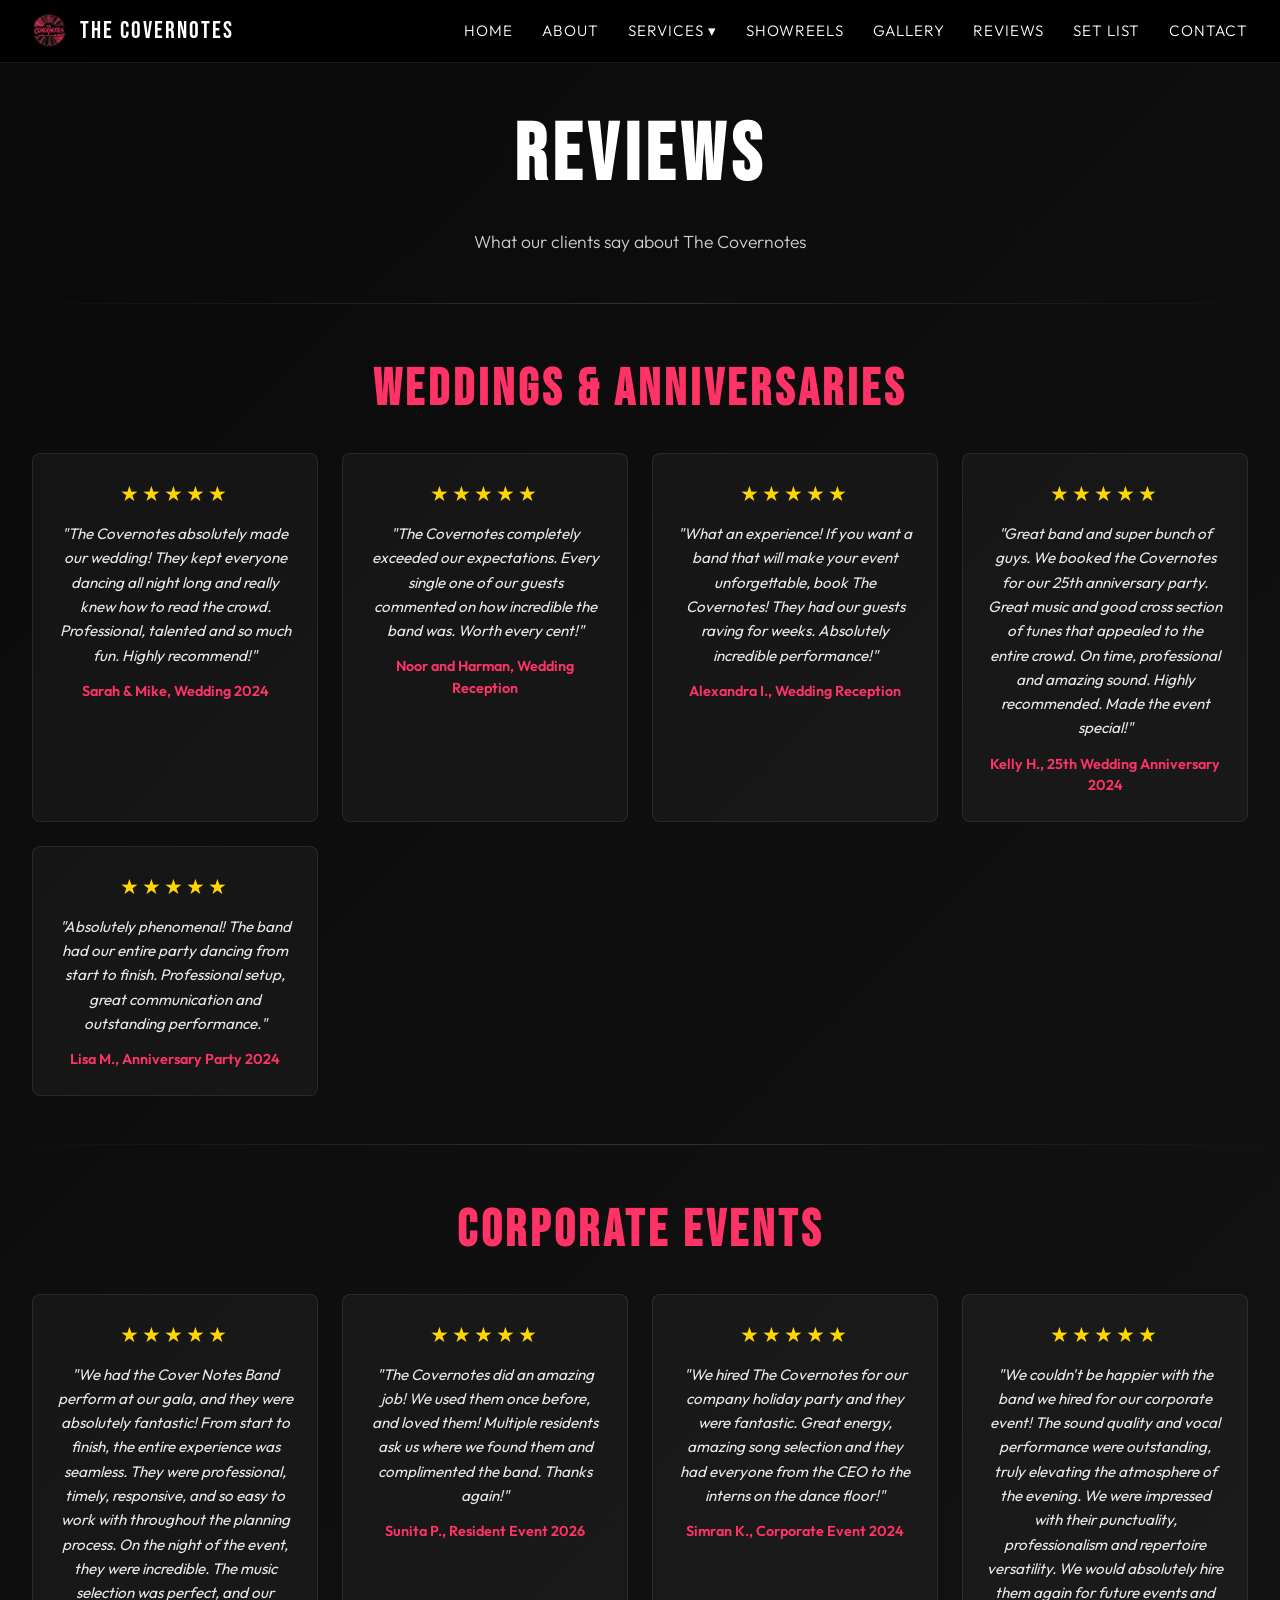
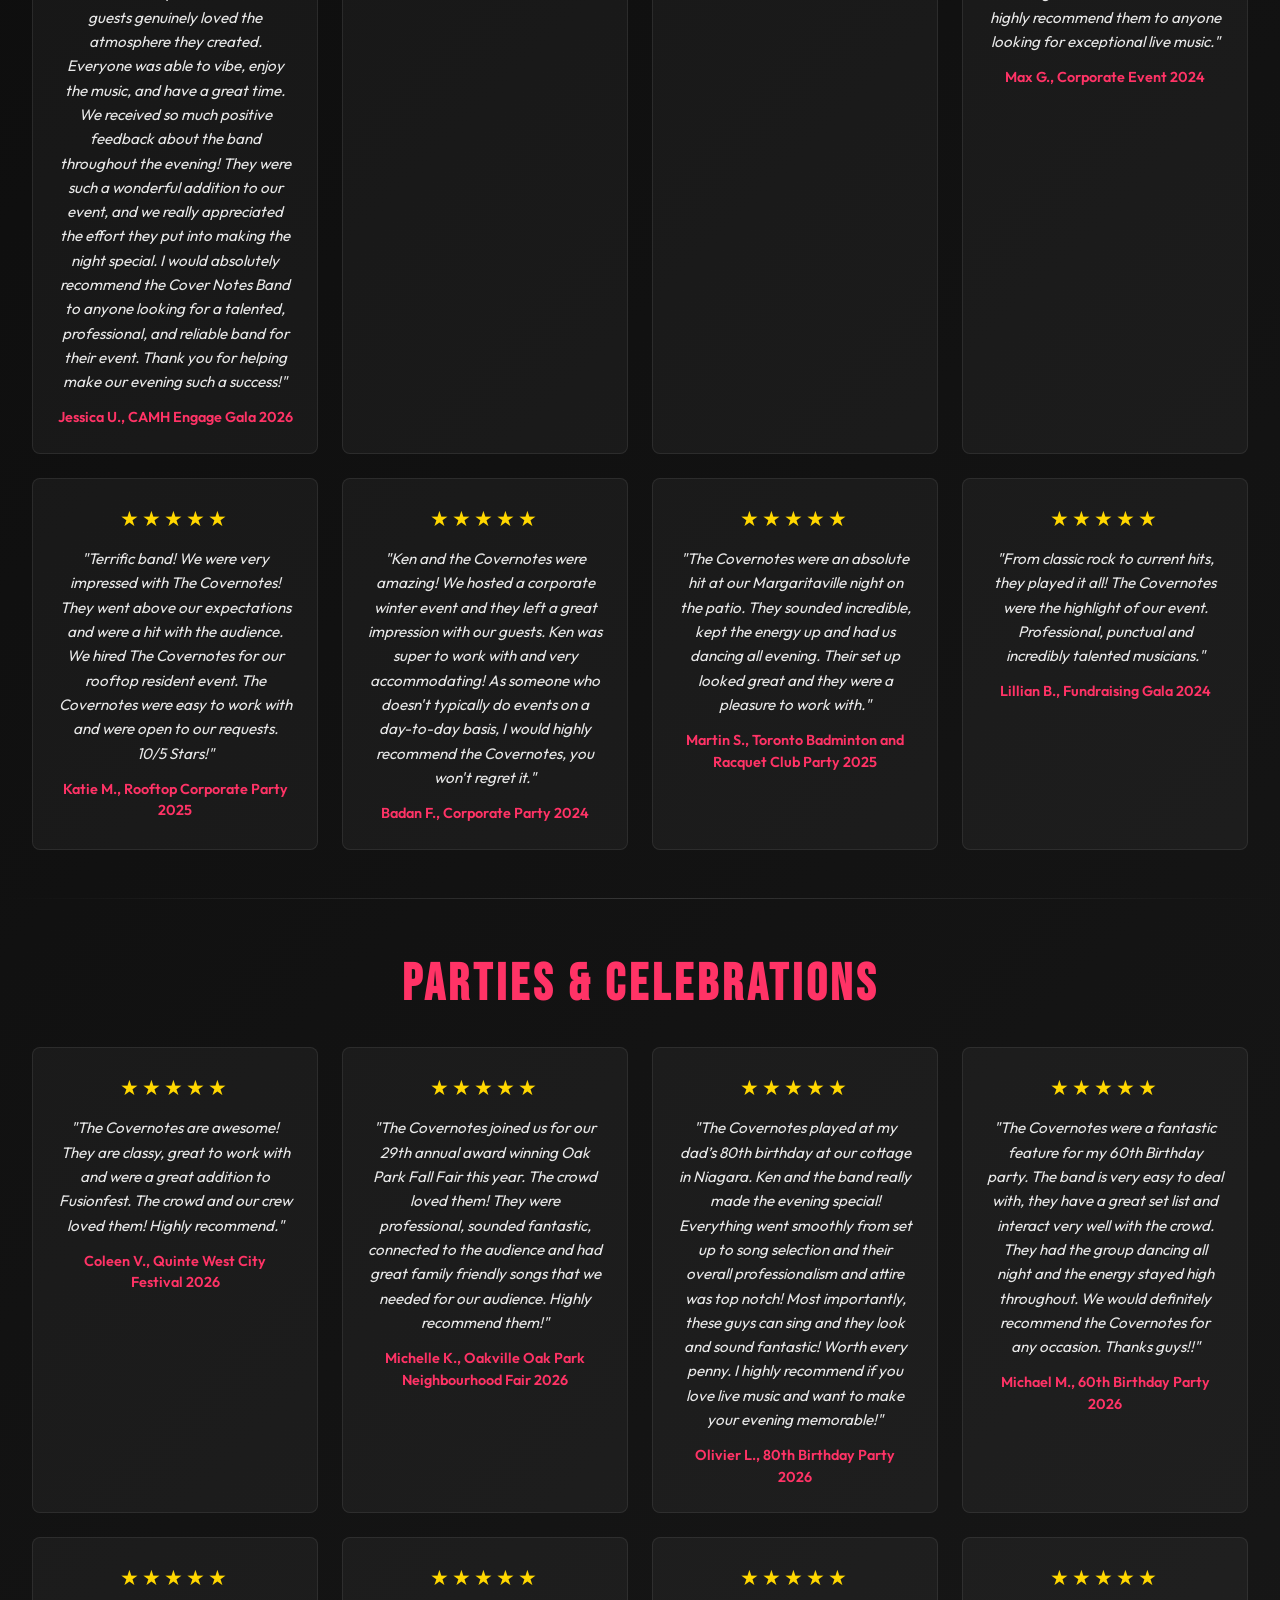
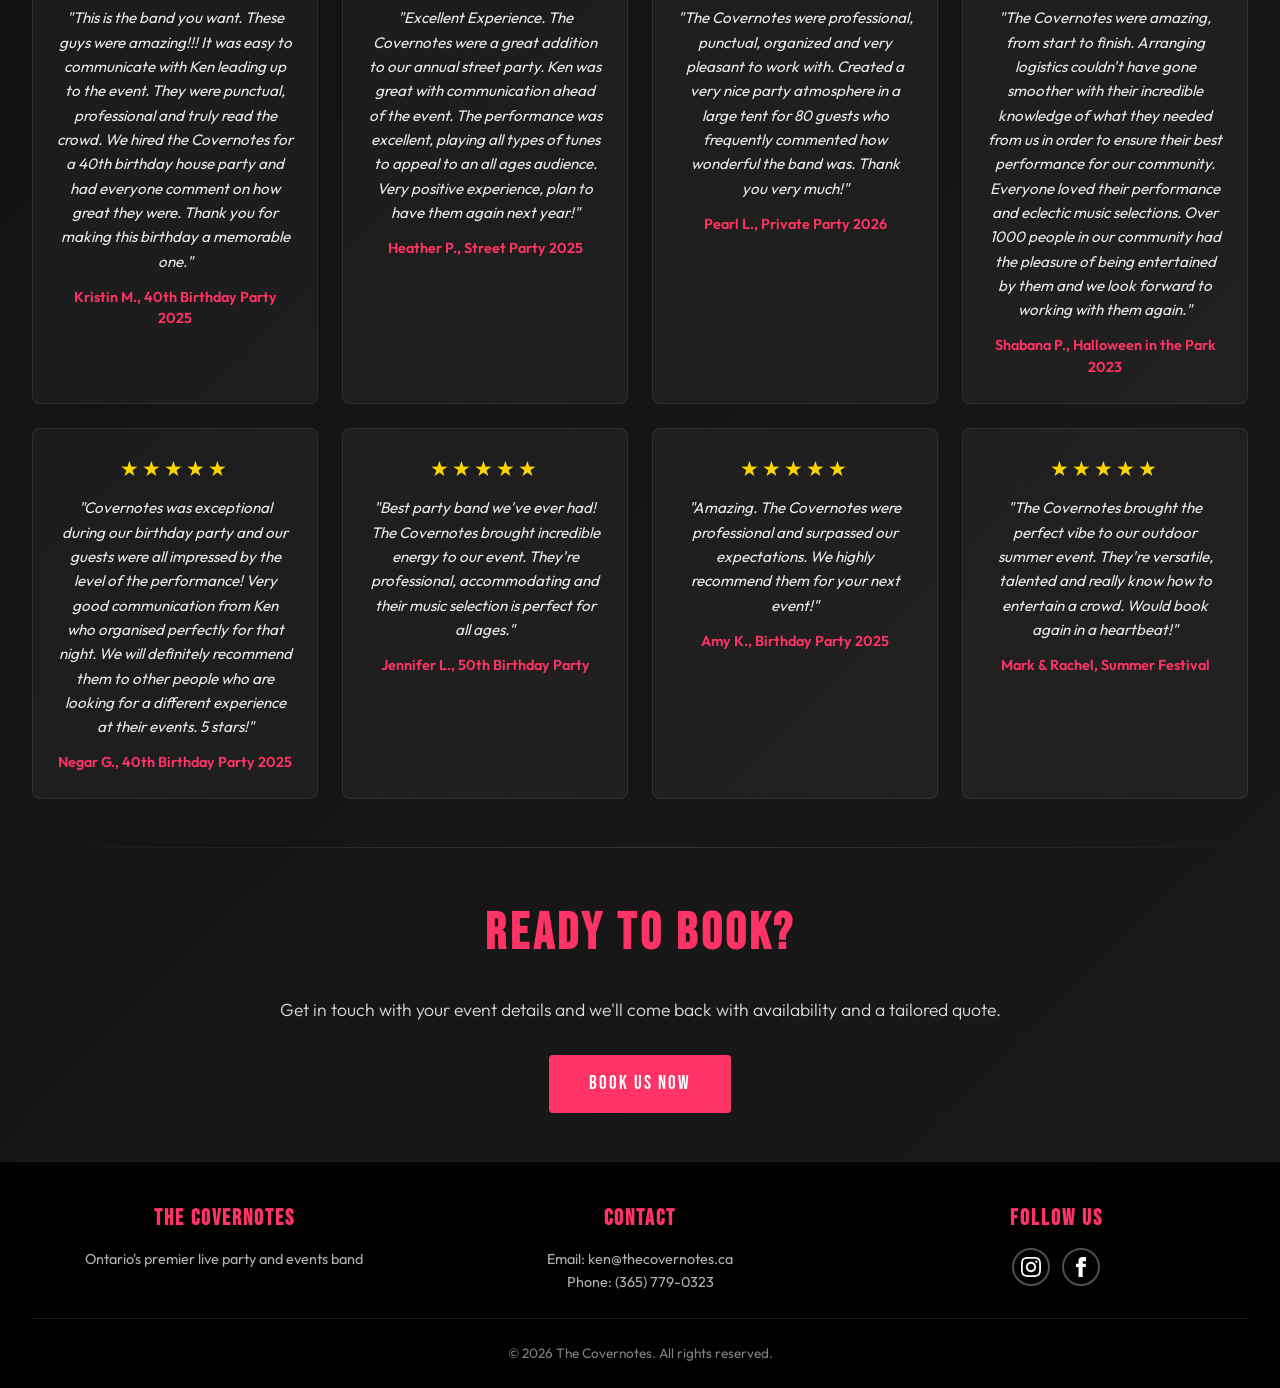
<file: testimonials.html>
<!DOCTYPE html>
<html lang="en">
<head>
    <meta charset="UTF-8">
    <meta name="viewport" content="width=device-width, initial-scale=1.0">
    <title>Reviews &amp; Testimonials | The Covernotes</title>
    <meta name="description" content="Read reviews from real clients who booked The Covernotes for weddings, corporate events and private parties across Ontario.">
    <meta name="keywords" content="The Covernotes reviews, cover band testimonials Ontario, wedding band reviews Toronto, corporate band reviews GTA">
    <link rel="canonical" href="https://www.thecovernotes.ca/testimonials.html">

    <meta property="og:title" content="Reviews &amp; Testimonials | The Covernotes">
    <meta property="og:description" content="Read reviews from real clients who booked The Covernotes for weddings, corporate events and private parties across Ontario.">
    <meta property="og:image" content="https://www.thecovernotes.ca/images/the-covernotes-live-band-oakville.jpg">
    <meta property="og:url" content="https://www.thecovernotes.ca/testimonials.html">
    <meta property="og:type" content="website">
    <meta property="og:site_name" content="The Covernotes">

    <meta name="twitter:card" content="summary_large_image">
    <meta name="twitter:title" content="Reviews &amp; Testimonials | The Covernotes">
    <meta name="twitter:description" content="Read reviews from real clients who booked The Covernotes for weddings, corporate events and private parties across Ontario.">
    <meta name="twitter:image" content="https://www.thecovernotes.ca/images/the-covernotes-live-band-oakville.jpg">

    <link rel="icon" type="image/jpeg" href="images/covernoteslogo.jpeg">
    <link rel="preconnect" href="https://fonts.googleapis.com">
    <link rel="preconnect" href="https://fonts.gstatic.com" crossorigin>
    <link href="https://fonts.googleapis.com/css2?family=Bebas+Neue&family=Outfit:wght@300;400;600;700&display=swap" rel="stylesheet">

    <link rel="stylesheet" href="styles.css">
    <style>section h2 { color: var(--accent); }</style>
    <script type="application/ld+json">
{
  "@context": "https://schema.org",
  "@graph": [
    {
      "@type": "BreadcrumbList",
      "itemListElement": [
        {
          "@type": "ListItem",
          "position": 1,
          "name": "Home",
          "item": "https://www.thecovernotes.ca/"
        },
        {
          "@type": "ListItem",
          "position": 2,
          "name": "Reviews",
          "item": "https://www.thecovernotes.ca/testimonials.html"
        }
      ]
    }
  ]
}
    </script>
</head>
<body>
    <nav>
        <div class="nav-container">
            <a href="index.html" class="logo">
                <img src="images/covernoteslogo.jpeg" alt="The Covernotes Logo" class="logo-icon" width="35" height="35">
                <span>THE COVERNOTES</span>
            </a>
            <ul class="nav-links" id="navLinks">
                <li><a href="index.html#home">Home</a></li>
                <li><a href="index.html#about">About</a></li>
                <li class="dropdown">
                    <a href="#" class="dropdown-toggle">Services &#9662;</a>
                    <ul class="dropdown-menu">
                        <li><a href="weddings.html">Weddings</a></li>
                        <li><a href="corporate.html">Corporate Events</a></li>
                        <li><a href="christmas-party-band.html">Christmas Parties</a></li>
                        <li><a href="parties.html">Private Parties</a></li>
                        <li><a href="testimonials.html">Testimonials</a></li>
                        <li><a href="faq.html">FAQ</a></li>
                    </ul>
                </li>
                <li><a href="index.html#showreels">Showreels</a></li>
                <li><a href="index.html#gallery">Gallery</a></li>
                <li><a href="index.html#reviews">Reviews</a></li>
                <li><a href="index.html#setlist">Set List</a></li>
                <li><a href="index.html#contact">Contact</a></li>
            </ul>
            <div class="mobile-menu" id="mobileMenu">
                <span></span><span></span><span></span>
            </div>
        </div>
    </nav>

    <div class="page-header">
        <h1>REVIEWS</h1>
        <p>What our clients say about The Covernotes</p>
    </div>

    <div class="section-divider"></div>

    <section>
        <h2>Weddings &amp; Anniversaries</h2>
        <div class="reviews-grid">
            <div class="review-card">
                <div class="review-stars">&#9733;&#9733;&#9733;&#9733;&#9733;</div>
                <div class="review-text">"The Covernotes absolutely made our wedding! They kept everyone dancing all night long and really knew how to read the crowd. Professional, talented and so much fun. Highly recommend!"</div>
                <div class="review-author">Sarah &amp; Mike, Wedding 2024</div>
            </div>
            <div class="review-card">
                <div class="review-stars">&#9733;&#9733;&#9733;&#9733;&#9733;</div>
                <div class="review-text">"The Covernotes completely exceeded our expectations. Every single one of our guests commented on how incredible the band was. Worth every cent!"</div>
                <div class="review-author">Noor and Harman, Wedding Reception</div>
            </div>
            <div class="review-card">
                <div class="review-stars">&#9733;&#9733;&#9733;&#9733;&#9733;</div>
                <div class="review-text">"What an experience! If you want a band that will make your event unforgettable, book The Covernotes! They had our guests raving for weeks. Absolutely incredible performance!"</div>
                <div class="review-author">Alexandra I., Wedding Reception</div>
            </div>
            <div class="review-card">
                <div class="review-stars">&#9733;&#9733;&#9733;&#9733;&#9733;</div>
                <div class="review-text">"Great band and super bunch of guys. We booked the Covernotes for our 25th anniversary party. Great music and good cross section of tunes that appealed to the entire crowd. On time, professional and amazing sound. Highly recommended. Made the event special!"</div>
                <div class="review-author">Kelly H., 25th Wedding Anniversary 2024</div>
            </div>
            <div class="review-card">
                <div class="review-stars">&#9733;&#9733;&#9733;&#9733;&#9733;</div>
                <div class="review-text">"Absolutely phenomenal! The band had our entire party dancing from start to finish. Professional setup, great communication and outstanding performance."</div>
                <div class="review-author">Lisa M., Anniversary Party 2024</div>
            </div>
        </div>
    </section>

    <div class="section-divider"></div>

    <section>
        <h2>Corporate Events</h2>
        <div class="reviews-grid">
            <div class="review-card">
                <div class="review-stars">&#9733;&#9733;&#9733;&#9733;&#9733;</div>
                <div class="review-text">"We had the Cover Notes Band perform at our gala, and they were absolutely fantastic! From start to finish, the entire experience was seamless. They were professional, timely, responsive, and so easy to work with throughout the planning process. On the night of the event, they were incredible. The music selection was perfect, and our guests genuinely loved the atmosphere they created. Everyone was able to vibe, enjoy the music, and have a great time. We received so much positive feedback about the band throughout the evening! They were such a wonderful addition to our event, and we really appreciated the effort they put into making the night special. I would absolutely recommend the Cover Notes Band to anyone looking for a talented, professional, and reliable band for their event. Thank you for helping make our evening such a success!"</div>
                <div class="review-author">Jessica U., CAMH Engage Gala 2026</div>
            </div>
            <div class="review-card">
                <div class="review-stars">&#9733;&#9733;&#9733;&#9733;&#9733;</div>
                <div class="review-text">"The Covernotes did an amazing job! We used them once before, and loved them! Multiple residents ask us where we found them and complimented the band. Thanks again!"</div>
                <div class="review-author">Sunita P., Resident Event 2026</div>
            </div>
            <div class="review-card">
                <div class="review-stars">&#9733;&#9733;&#9733;&#9733;&#9733;</div>
                <div class="review-text">"We hired The Covernotes for our company holiday party and they were fantastic. Great energy, amazing song selection and they had everyone from the CEO to the interns on the dance floor!"</div>
                <div class="review-author">Simran K., Corporate Event 2024</div>
            </div>
            <div class="review-card">
                <div class="review-stars">&#9733;&#9733;&#9733;&#9733;&#9733;</div>
                <div class="review-text">"We couldn't be happier with the band we hired for our corporate event! The sound quality and vocal performance were outstanding, truly elevating the atmosphere of the evening. We were impressed with their punctuality, professionalism and repertoire versatility. We would absolutely hire them again for future events and highly recommend them to anyone looking for exceptional live music."</div>
                <div class="review-author">Max G., Corporate Event 2024</div>
            </div>
            <div class="review-card">
                <div class="review-stars">&#9733;&#9733;&#9733;&#9733;&#9733;</div>
                <div class="review-text">"Terrific band! We were very impressed with The Covernotes! They went above our expectations and were a hit with the audience. We hired The Covernotes for our rooftop resident event. The Covernotes were easy to work with and were open to our requests. 10/5 Stars!"</div>
                <div class="review-author">Katie M., Rooftop Corporate Party 2025</div>
            </div>
            <div class="review-card">
                <div class="review-stars">&#9733;&#9733;&#9733;&#9733;&#9733;</div>
                <div class="review-text">"Ken and the Covernotes were amazing! We hosted a corporate winter event and they left a great impression with our guests. Ken was super to work with and very accommodating! As someone who doesn't typically do events on a day-to-day basis, I would highly recommend the Covernotes, you won't regret it."</div>
                <div class="review-author">Badan F., Corporate Party 2024</div>
            </div>
            <div class="review-card">
                <div class="review-stars">&#9733;&#9733;&#9733;&#9733;&#9733;</div>
                <div class="review-text">"The Covernotes were an absolute hit at our Margaritaville night on the patio. They sounded incredible, kept the energy up and had us dancing all evening. Their set up looked great and they were a pleasure to work with."</div>
                <div class="review-author">Martin S., Toronto Badminton and Racquet Club Party 2025</div>
            </div>
            <div class="review-card">
                <div class="review-stars">&#9733;&#9733;&#9733;&#9733;&#9733;</div>
                <div class="review-text">"From classic rock to current hits, they played it all! The Covernotes were the highlight of our event. Professional, punctual and incredibly talented musicians."</div>
                <div class="review-author">Lillian B., Fundraising Gala 2024</div>
            </div>
        </div>
    </section>

    <div class="section-divider"></div>

    <section>
        <h2>Parties &amp; Celebrations</h2>
        <div class="reviews-grid">
            <div class="review-card">
                <div class="review-stars">&#9733;&#9733;&#9733;&#9733;&#9733;</div>
                <div class="review-text">"The Covernotes are awesome! They are classy, great to work with and were a great addition to Fusionfest. The crowd and our crew loved them! Highly recommend."</div>
                <div class="review-author">Coleen V., Quinte West City Festival 2026</div>
            </div>
            <div class="review-card">
                <div class="review-stars">&#9733;&#9733;&#9733;&#9733;&#9733;</div>
                <div class="review-text">"The Covernotes joined us for our 29th annual award winning Oak Park Fall Fair this year. The crowd loved them! They were professional, sounded fantastic, connected to the audience and had great family friendly songs that we needed for our audience. Highly recommend them!"</div>
                <div class="review-author">Michelle K., Oakville Oak Park Neighbourhood Fair 2026</div>
            </div>
            <div class="review-card">
                <div class="review-stars">&#9733;&#9733;&#9733;&#9733;&#9733;</div>
                <div class="review-text">"The Covernotes played at my dad’s 80th birthday at our cottage in Niagara. Ken and the band really made the evening special! Everything went smoothly from set up to song selection and their overall professionalism and attire was top notch! Most importantly, these guys can sing and they look and sound fantastic! Worth every penny. I highly recommend if you love live music and want to make your evening memorable!"</div>
                <div class="review-author">Olivier L., 80th Birthday Party 2026</div>
            </div>
            <div class="review-card">
                <div class="review-stars">&#9733;&#9733;&#9733;&#9733;&#9733;</div>
                <div class="review-text">"The Covernotes were a fantastic feature for my 60th Birthday party. The band is very easy to deal with, they have a great set list and interact very well with the crowd. They had the group dancing all night and the energy stayed high throughout. We would definitely recommend the Covernotes for any occasion. Thanks guys!!"</div>
                <div class="review-author">Michael M., 60th Birthday Party 2026</div>
            </div>
            <div class="review-card">
                <div class="review-stars">&#9733;&#9733;&#9733;&#9733;&#9733;</div>
                <div class="review-text">"This is the band you want. These guys were amazing!!! It was easy to communicate with Ken leading up to the event. They were punctual, professional and truly read the crowd. We hired the Covernotes for a 40th birthday house party and had everyone comment on how great they were. Thank you for making this birthday a memorable one."</div>
                <div class="review-author">Kristin M., 40th Birthday Party 2025</div>
            </div>
            <div class="review-card">
                <div class="review-stars">&#9733;&#9733;&#9733;&#9733;&#9733;</div>
                <div class="review-text">"Excellent Experience. The Covernotes were a great addition to our annual street party. Ken was great with communication ahead of the event. The performance was excellent, playing all types of tunes to appeal to an all ages audience. Very positive experience, plan to have them again next year!"</div>
                <div class="review-author">Heather P., Street Party 2025</div>
            </div>
            <div class="review-card">
                <div class="review-stars">&#9733;&#9733;&#9733;&#9733;&#9733;</div>
                <div class="review-text">"The Covernotes were professional, punctual, organized and very pleasant to work with. Created a very nice party atmosphere in a large tent for 80 guests who frequently commented how wonderful the band was. Thank you very much!"</div>
                <div class="review-author">Pearl L., Private Party 2026</div>
            </div>
            <div class="review-card">
                <div class="review-stars">&#9733;&#9733;&#9733;&#9733;&#9733;</div>
                <div class="review-text">"The Covernotes were amazing, from start to finish. Arranging logistics couldn't have gone smoother with their incredible knowledge of what they needed from us in order to ensure their best performance for our community. Everyone loved their performance and eclectic music selections. Over 1000 people in our community had the pleasure of being entertained by them and we look forward to working with them again."</div>
                <div class="review-author">Shabana P., Halloween in the Park 2023</div>
            </div>
            <div class="review-card">
                <div class="review-stars">&#9733;&#9733;&#9733;&#9733;&#9733;</div>
                <div class="review-text">"Covernotes was exceptional during our birthday party and our guests were all impressed by the level of the performance! Very good communication from Ken who organised perfectly for that night. We will definitely recommend them to other people who are looking for a different experience at their events. 5 stars!"</div>
                <div class="review-author">Negar G., 40th Birthday Party 2025</div>
            </div>
            <div class="review-card">
                <div class="review-stars">&#9733;&#9733;&#9733;&#9733;&#9733;</div>
                <div class="review-text">"Best party band we've ever had! The Covernotes brought incredible energy to our event. They're professional, accommodating and their music selection is perfect for all ages."</div>
                <div class="review-author">Jennifer L., 50th Birthday Party</div>
            </div>
            <div class="review-card">
                <div class="review-stars">&#9733;&#9733;&#9733;&#9733;&#9733;</div>
                <div class="review-text">"Amazing. The Covernotes were professional and surpassed our expectations. We highly recommend them for your next event!"</div>
                <div class="review-author">Amy K., Birthday Party 2025</div>
            </div>
            <div class="review-card">
                <div class="review-stars">&#9733;&#9733;&#9733;&#9733;&#9733;</div>
                <div class="review-text">"The Covernotes brought the perfect vibe to our outdoor summer event. They're versatile, talented and really know how to entertain a crowd. Would book again in a heartbeat!"</div>
                <div class="review-author">Mark &amp; Rachel, Summer Festival</div>
            </div>
        </div>
    </section>

    <div class="section-divider"></div>

    <section class="cta-section">
        <h2>READY TO BOOK?</h2>
        <p>Get in touch with your event details and we'll come back with availability and a tailored quote.</p>
        <a href="index.html#contact" class="cta-button">Book Us Now</a>
    </section>

    <footer>
        <div class="footer-content">
            <div class="footer-section">
                <h3>The Covernotes</h3>
                <p>Ontario's premier live party and events band</p>
            </div>
            <div class="footer-section">
                <h3>Contact</h3>
                <p><a href="mailto:ken@thecovernotes.ca">Email: ken@thecovernotes.ca</a></p>
                <p>Phone: <a href="tel:+13657790323">(365) 779-0323</a></p>
            </div>
            <div class="footer-section">
                <h3>Follow Us</h3>
                <div class="footer-social">
                    <a href="http://www.instagram.com/the_covernotes" target="_blank" aria-label="Instagram">
                        <svg width="20" height="20" viewBox="0 0 24 24" fill="currentColor"><path d="M12 2.163c3.204 0 3.584.012 4.85.07 3.252.148 4.771 1.691 4.919 4.919.058 1.265.069 1.645.069 4.849 0 3.205-.012 3.584-.069 4.849-.149 3.225-1.664 4.771-4.919 4.919-1.266.058-1.644.07-4.85.07-3.204 0-3.584-.012-4.849-.07-3.26-.149-4.771-1.699-4.919-4.92-.058-1.265-.07-1.644-.07-4.849 0-3.204.013-3.583.07-4.849.149-3.227 1.664-4.771 4.919-4.919 1.266-.057 1.645-.069 4.849-.069zm0-2.163c-3.259 0-3.667.014-4.947.072-4.358.2-6.78 2.618-6.98 6.98-.059 1.281-.073 1.689-.073 4.948 0 3.259.014 3.668.072 4.948.2 4.358 2.618 6.78 6.98 6.98 1.281.058 1.689.072 4.948.072 3.259 0 3.668-.014 4.948-.072 4.354-.2 6.782-2.618 6.979-6.98.059-1.28.073-1.689.073-4.948 0-3.259-.014-3.667-.072-4.947-.196-4.354-2.617-6.78-6.979-6.98-1.281-.059-1.69-.073-4.949-.073zm0 5.838c-3.403 0-6.162 2.759-6.162 6.162s2.759 6.163 6.162 6.163 6.162-2.759 6.162-6.163c0-3.403-2.759-6.162-6.162-6.162zm0 10.162c-2.209 0-4-1.79-4-4 0-2.209 1.791-4 4-4s4 1.791 4 4c0 2.21-1.791 4-4 4zm6.406-11.845c-.796 0-1.441.645-1.441 1.44s.645 1.44 1.441 1.44c.795 0 1.439-.645 1.439-1.44s-.644-1.44-1.439-1.44z"/></svg>
                    </a>
                    <a href="http://www.facebook.com/thecovernotes" target="_blank" aria-label="Facebook">
                        <svg width="20" height="20" viewBox="0 0 24 24" fill="currentColor"><path d="M9 8h-3v4h3v12h5v-12h3.642l.358-4h-4v-1.667c0-.955.192-1.333 1.115-1.333h2.885v-5h-3.808c-3.596 0-5.192 1.583-5.192 4.615v3.385z"/></svg>
                    </a>
                </div>
            </div>
        </div>
        <div class="footer-bottom">
            <p>&copy; 2026 The Covernotes. All rights reserved.</p>
        </div>
    </footer>

    <script>
        const mobileMenu = document.getElementById('mobileMenu');
        const navLinks = document.getElementById('navLinks');
        mobileMenu.addEventListener('click', () => { navLinks.classList.toggle('active'); });
        navLinks.querySelectorAll('a:not(.dropdown-toggle)').forEach(link => {
            link.addEventListener('click', () => { navLinks.classList.remove('active'); });
        });
        const dropdownToggle = document.querySelector('.dropdown-toggle');
        if (dropdownToggle) {
            const dropdown = dropdownToggle.closest('.dropdown');
            dropdownToggle.addEventListener('click', (e) => { e.preventDefault(); dropdown.classList.toggle('open'); });
            document.addEventListener('click', (e) => { if (!dropdown.contains(e.target)) dropdown.classList.remove('open'); });
            mobileMenu.addEventListener('click', () => { dropdown.classList.remove('open'); });
        }
    </script>
</body>
</html>
</file>
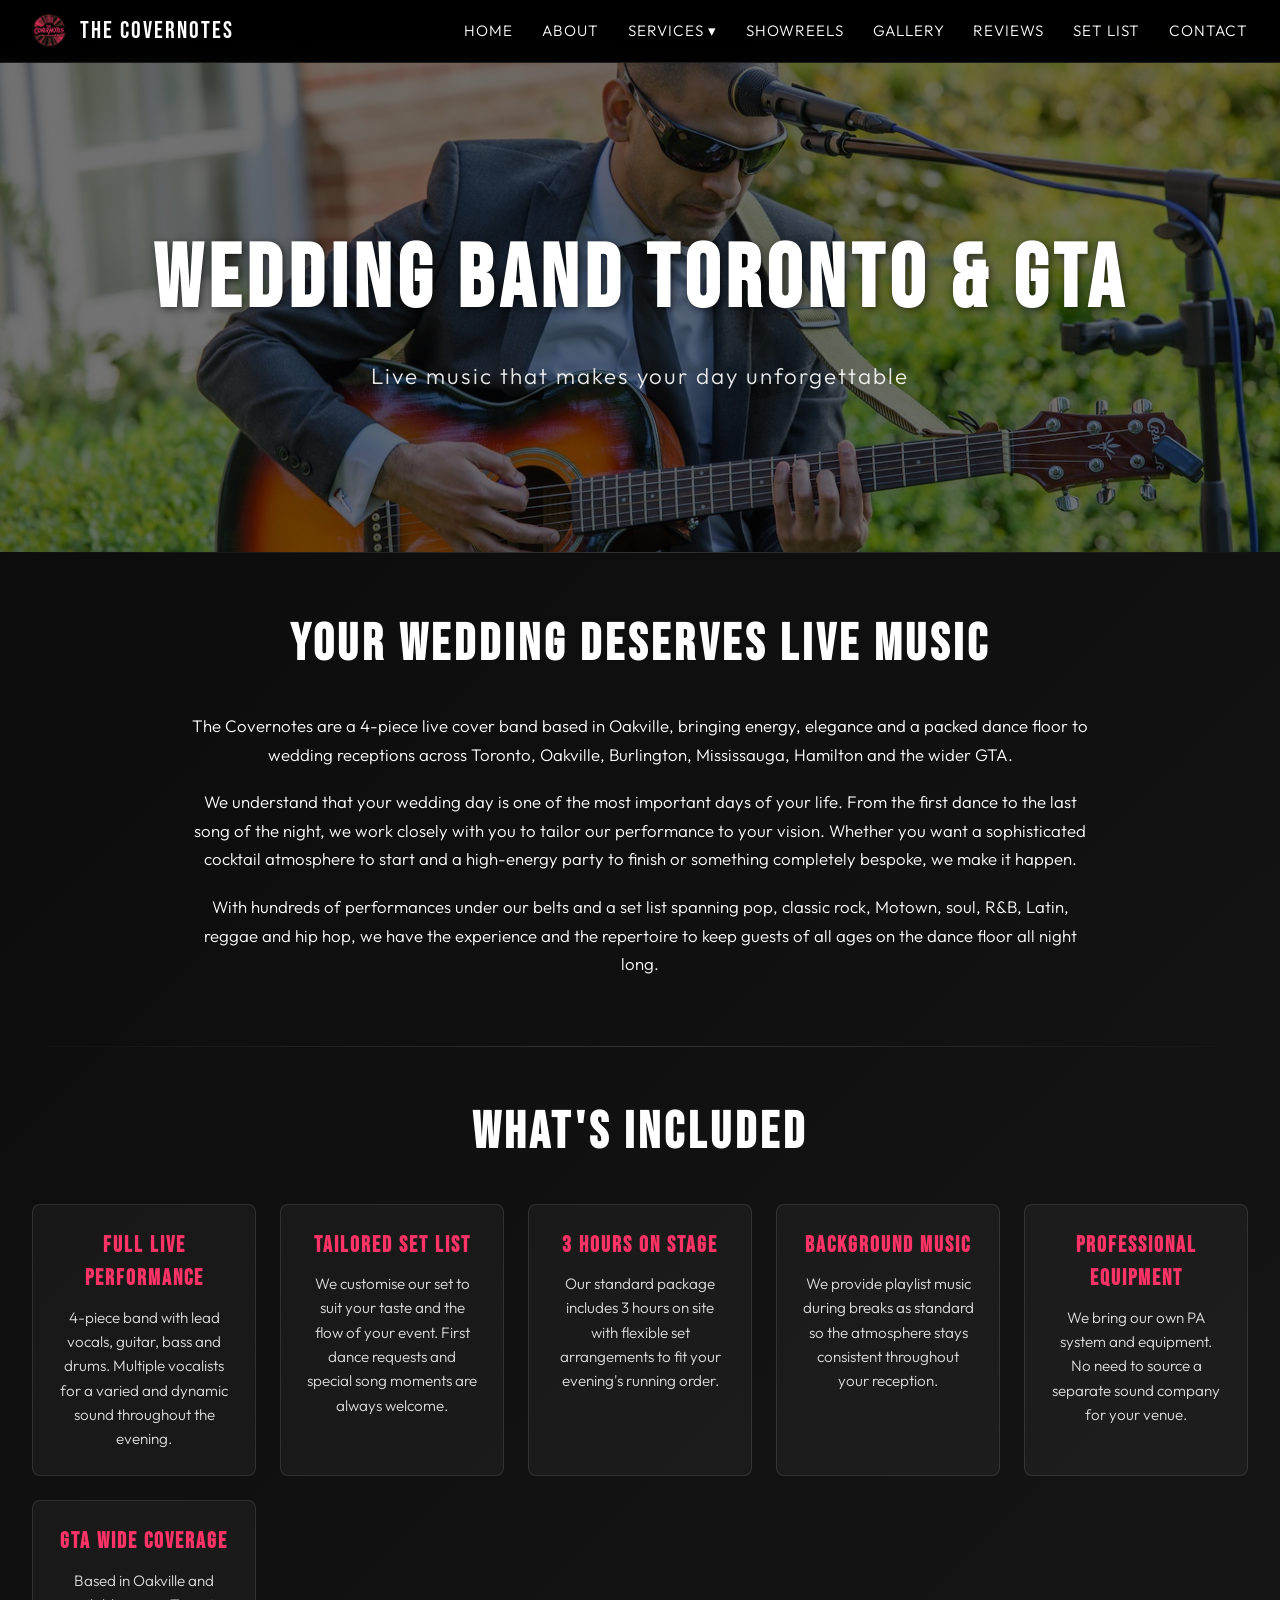
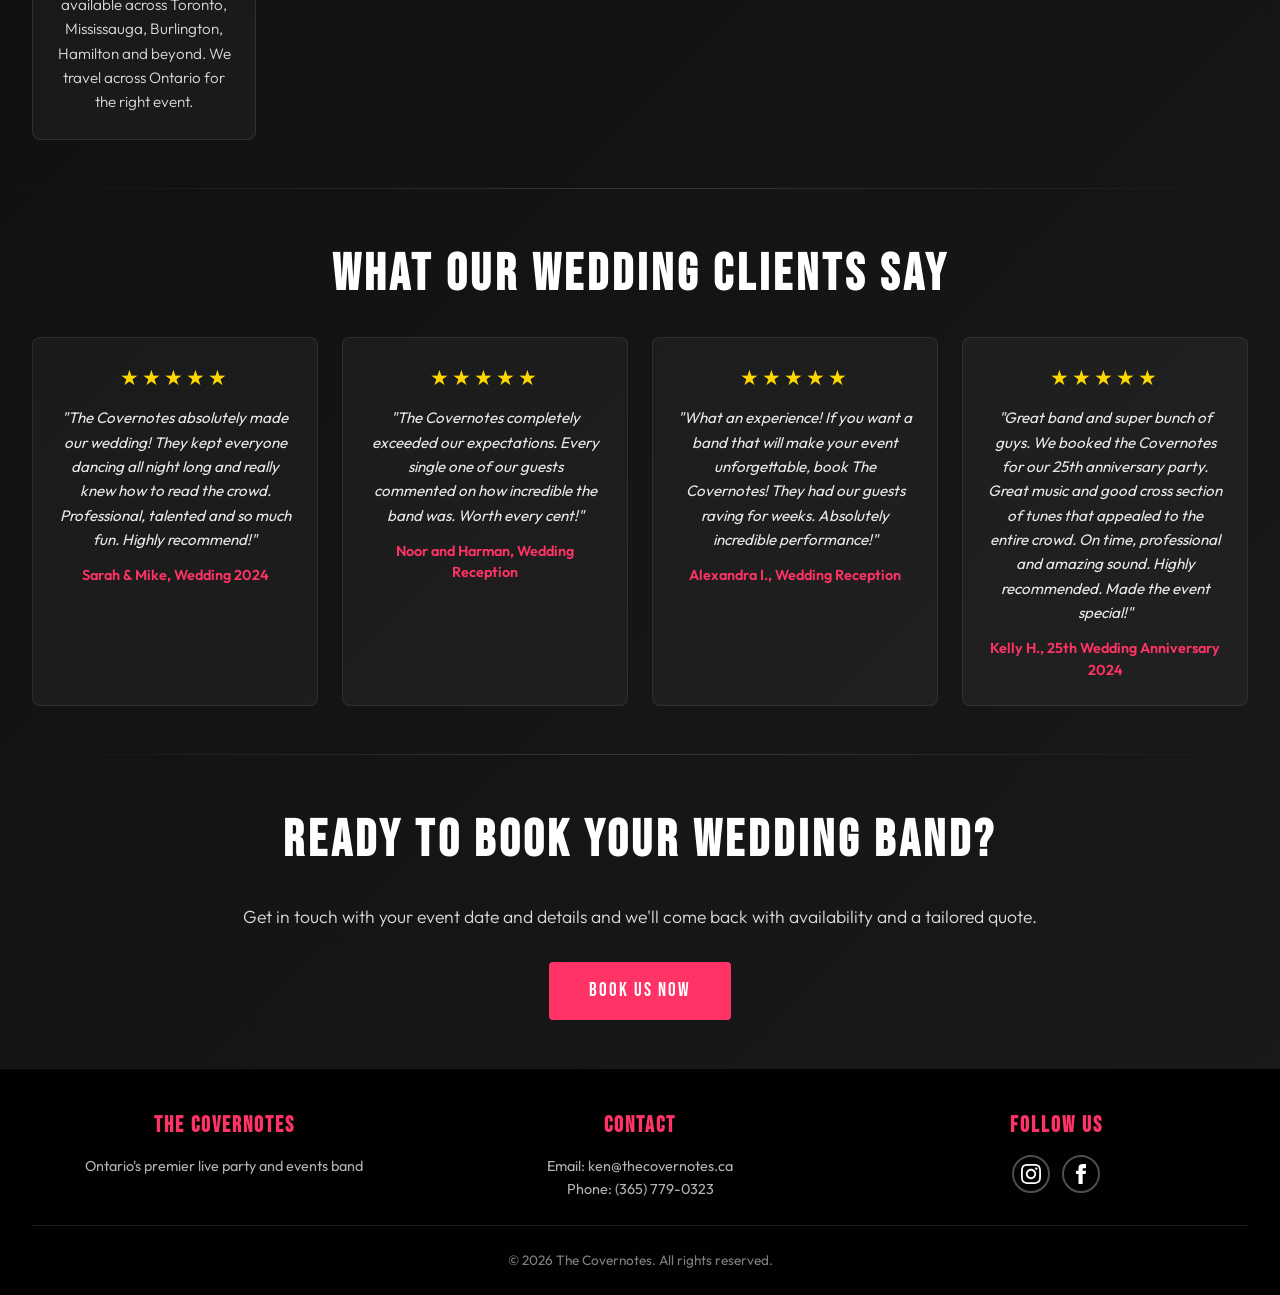
<file: weddings.html>
<!DOCTYPE html>
<html lang="en">
<head>
    <meta charset="UTF-8">
    <meta name="viewport" content="width=device-width, initial-scale=1.0">
    <title>Wedding Band Toronto &amp; Oakville | The Covernotes</title>
    <meta name="description" content="Looking for a wedding band in Toronto or Oakville? The Covernotes are a 4-piece live cover band bringing energy and elegance to wedding receptions across the GTA. Call (365) 779-0323.">
    <meta name="keywords" content="wedding band Toronto, wedding band Oakville, live band for wedding GTA, wedding cover band Ontario, wedding music Toronto">
    <link rel="canonical" href="https://www.thecovernotes.ca/weddings.html">

    <meta property="og:title" content="Wedding Band Toronto &amp; Oakville | The Covernotes">
    <meta property="og:description" content="Looking for a wedding band in Toronto or Oakville? The Covernotes are a 4-piece live cover band bringing energy and elegance to wedding receptions across the GTA. Call (365) 779-0323.">
    <meta property="og:image" content="https://www.thecovernotes.ca/images/the-covernotes-live-band-oakville.jpg">
    <meta property="og:url" content="https://www.thecovernotes.ca/weddings.html">
    <meta property="og:type" content="website">
    <meta property="og:site_name" content="The Covernotes">

    <meta name="twitter:card" content="summary_large_image">
    <meta name="twitter:title" content="Wedding Band Toronto &amp; Oakville | The Covernotes">
    <meta name="twitter:description" content="Looking for a wedding band in Toronto or Oakville? The Covernotes are a 4-piece live cover band bringing energy and elegance to wedding receptions across the GTA.">
    <meta name="twitter:image" content="https://www.thecovernotes.ca/images/the-covernotes-live-band-oakville.jpg">

    <link rel="icon" type="image/jpeg" href="images/covernoteslogo.jpeg">
    <link rel="preload" as="image" href="images/hero2.jpeg">
    <link rel="preconnect" href="https://fonts.googleapis.com">
    <link rel="preconnect" href="https://fonts.gstatic.com" crossorigin>
    <link href="https://fonts.googleapis.com/css2?family=Bebas+Neue&family=Outfit:wght@300;400;600;700&display=swap" rel="stylesheet">

    <link rel="stylesheet" href="styles.css">
    <script type="application/ld+json">
{
  "@context": "https://schema.org",
  "@graph": [
    {
      "@type": "BreadcrumbList",
      "itemListElement": [
        {
          "@type": "ListItem",
          "position": 1,
          "name": "Home",
          "item": "https://www.thecovernotes.ca/"
        },
        {
          "@type": "ListItem",
          "position": 2,
          "name": "Weddings",
          "item": "https://www.thecovernotes.ca/weddings.html"
        }
      ]
    },
    {
      "@type": "Service",
      "name": "Wedding Band",
      "serviceType": "Wedding Band",
      "description": "Live wedding reception band for Toronto, Oakville, Burlington, Mississauga, Hamilton and the GTA.",
      "provider": {
        "@id": "https://www.thecovernotes.ca/#band"
      },
      "areaServed": [
        {
          "@type": "City",
          "name": "Toronto"
        },
        {
          "@type": "City",
          "name": "Oakville"
        },
        {
          "@type": "City",
          "name": "Mississauga"
        },
        {
          "@type": "City",
          "name": "Burlington"
        },
        {
          "@type": "City",
          "name": "Hamilton"
        },
        {
          "@type": "City",
          "name": "Milton"
        },
        {
          "@type": "AdministrativeArea",
          "name": "Ontario"
        }
      ],
      "url": "https://www.thecovernotes.ca/weddings.html"
    }
  ]
}
    </script>
</head>
<body>
    <nav>
        <div class="nav-container">
            <a href="index.html" class="logo">
                <img src="images/covernoteslogo.jpeg" alt="The Covernotes Logo" class="logo-icon" width="35" height="35">
                <span>THE COVERNOTES</span>
            </a>
            <ul class="nav-links" id="navLinks">
                <li><a href="index.html#home">Home</a></li>
                <li><a href="index.html#about">About</a></li>
                <li class="dropdown">
                    <a href="#" class="dropdown-toggle">Services &#9662;</a>
                    <ul class="dropdown-menu">
                        <li><a href="weddings.html">Weddings</a></li>
                        <li><a href="corporate.html">Corporate Events</a></li>
                        <li><a href="christmas-party-band.html">Christmas Parties</a></li>
                        <li><a href="parties.html">Private Parties</a></li>
                        <li><a href="testimonials.html">Testimonials</a></li>
                        <li><a href="faq.html">FAQ</a></li>
                    </ul>
                </li>
                <li><a href="index.html#showreels">Showreels</a></li>
                <li><a href="index.html#gallery">Gallery</a></li>
                <li><a href="index.html#reviews">Reviews</a></li>
                <li><a href="index.html#setlist">Set List</a></li>
                <li><a href="index.html#contact">Contact</a></li>
            </ul>
            <div class="mobile-menu" id="mobileMenu">
                <span></span><span></span><span></span>
            </div>
        </div>
    </nav>

    <div class="page-banner">
        <img src="images/hero2.jpeg" alt="The Covernotes performing live at a wedding reception in the GTA" loading="eager" fetchpriority="high" width="1280" height="854">
        <div class="page-banner-overlay">
            <h1>WEDDING BAND TORONTO &amp; GTA</h1>
            <p>Live music that makes your day unforgettable</p>
        </div>
    </div>

    <div class="section-divider"></div>

    <section>
        <div class="page-content">
            <h2>YOUR WEDDING DESERVES LIVE MUSIC</h2>
            <p>The Covernotes are a 4-piece live cover band based in Oakville, bringing energy, elegance and a packed dance floor to wedding receptions across Toronto, Oakville, Burlington, Mississauga, Hamilton and the wider GTA.</p>
            <p>We understand that your wedding day is one of the most important days of your life. From the first dance to the last song of the night, we work closely with you to tailor our performance to your vision. Whether you want a sophisticated cocktail atmosphere to start and a high-energy party to finish or something completely bespoke, we make it happen.</p>
            <p>With hundreds of performances under our belts and a set list spanning pop, classic rock, Motown, soul, R&amp;B, Latin, reggae and hip hop, we have the experience and the repertoire to keep guests of all ages on the dance floor all night long.</p>
        </div>
    </section>

    <div class="section-divider"></div>

    <section>
        <h2>WHAT'S INCLUDED</h2>
        <div class="features-grid">
            <div class="feature-card">
                <h3>Full Live Performance</h3>
                <p>4-piece band with lead vocals, guitar, bass and drums. Multiple vocalists for a varied and dynamic sound throughout the evening.</p>
            </div>
            <div class="feature-card">
                <h3>Tailored Set List</h3>
                <p>We customise our set to suit your taste and the flow of your event. First dance requests and special song moments are always welcome.</p>
            </div>
            <div class="feature-card">
                <h3>3 Hours On Stage</h3>
                <p>Our standard package includes 3 hours on site with flexible set arrangements to fit your evening's running order.</p>
            </div>
            <div class="feature-card">
                <h3>Background Music</h3>
                <p>We provide playlist music during breaks as standard so the atmosphere stays consistent throughout your reception.</p>
            </div>
            <div class="feature-card">
                <h3>Professional Equipment</h3>
                <p>We bring our own PA system and equipment. No need to source a separate sound company for your venue.</p>
            </div>
            <div class="feature-card">
                <h3>GTA Wide Coverage</h3>
                <p>Based in Oakville and available across Toronto, Mississauga, Burlington, Hamilton and beyond. We travel across Ontario for the right event.</p>
            </div>
        </div>
    </section>

    <div class="section-divider"></div>

    <section>
        <h2>WHAT OUR WEDDING CLIENTS SAY</h2>
        <div class="reviews-grid">
            <div class="review-card">
                <div class="review-stars">&#9733;&#9733;&#9733;&#9733;&#9733;</div>
                <div class="review-text">"The Covernotes absolutely made our wedding! They kept everyone dancing all night long and really knew how to read the crowd. Professional, talented and so much fun. Highly recommend!"</div>
                <div class="review-author">Sarah &amp; Mike, Wedding 2024</div>
            </div>
            <div class="review-card">
                <div class="review-stars">&#9733;&#9733;&#9733;&#9733;&#9733;</div>
                <div class="review-text">"The Covernotes completely exceeded our expectations. Every single one of our guests commented on how incredible the band was. Worth every cent!"</div>
                <div class="review-author">Noor and Harman, Wedding Reception</div>
            </div>
            <div class="review-card">
                <div class="review-stars">&#9733;&#9733;&#9733;&#9733;&#9733;</div>
                <div class="review-text">"What an experience! If you want a band that will make your event unforgettable, book The Covernotes! They had our guests raving for weeks. Absolutely incredible performance!"</div>
                <div class="review-author">Alexandra I., Wedding Reception</div>
            </div>
            <div class="review-card">
                <div class="review-stars">&#9733;&#9733;&#9733;&#9733;&#9733;</div>
                <div class="review-text">"Great band and super bunch of guys. We booked the Covernotes for our 25th anniversary party. Great music and good cross section of tunes that appealed to the entire crowd. On time, professional and amazing sound. Highly recommended. Made the event special!"</div>
                <div class="review-author">Kelly H., 25th Wedding Anniversary 2024</div>
            </div>
        </div>
    </section>

    <div class="section-divider"></div>

    <section class="cta-section">
        <h2>READY TO BOOK YOUR WEDDING BAND?</h2>
        <p>Get in touch with your event date and details and we'll come back with availability and a tailored quote.</p>
        <a href="index.html#contact" class="cta-button">Book Us Now</a>
    </section>

    <footer>
        <div class="footer-content">
            <div class="footer-section">
                <h3>The Covernotes</h3>
                <p>Ontario's premier live party and events band</p>
            </div>
            <div class="footer-section">
                <h3>Contact</h3>
                <p><a href="mailto:ken@thecovernotes.ca">Email: ken@thecovernotes.ca</a></p>
                <p>Phone: <a href="tel:+13657790323">(365) 779-0323</a></p>
            </div>
            <div class="footer-section">
                <h3>Follow Us</h3>
                <div class="footer-social">
                    <a href="http://www.instagram.com/the_covernotes" target="_blank" aria-label="Instagram">
                        <svg width="20" height="20" viewBox="0 0 24 24" fill="currentColor"><path d="M12 2.163c3.204 0 3.584.012 4.85.07 3.252.148 4.771 1.691 4.919 4.919.058 1.265.069 1.645.069 4.849 0 3.205-.012 3.584-.069 4.849-.149 3.225-1.664 4.771-4.919 4.919-1.266.058-1.644.07-4.85.07-3.204 0-3.584-.012-4.849-.07-3.26-.149-4.771-1.699-4.919-4.92-.058-1.265-.07-1.644-.07-4.849 0-3.204.013-3.583.07-4.849.149-3.227 1.664-4.771 4.919-4.919 1.266-.057 1.645-.069 4.849-.069zm0-2.163c-3.259 0-3.667.014-4.947.072-4.358.2-6.78 2.618-6.98 6.98-.059 1.281-.073 1.689-.073 4.948 0 3.259.014 3.668.072 4.948.2 4.358 2.618 6.78 6.98 6.98 1.281.058 1.689.072 4.948.072 3.259 0 3.668-.014 4.948-.072 4.354-.2 6.782-2.618 6.979-6.98.059-1.28.073-1.689.073-4.948 0-3.259-.014-3.667-.072-4.947-.196-4.354-2.617-6.78-6.979-6.98-1.281-.059-1.69-.073-4.949-.073zm0 5.838c-3.403 0-6.162 2.759-6.162 6.162s2.759 6.163 6.162 6.163 6.162-2.759 6.162-6.163c0-3.403-2.759-6.162-6.162-6.162zm0 10.162c-2.209 0-4-1.79-4-4 0-2.209 1.791-4 4-4s4 1.791 4 4c0 2.21-1.791 4-4 4zm6.406-11.845c-.796 0-1.441.645-1.441 1.44s.645 1.44 1.441 1.44c.795 0 1.439-.645 1.439-1.44s-.644-1.44-1.439-1.44z"/></svg>
                    </a>
                    <a href="http://www.facebook.com/thecovernotes" target="_blank" aria-label="Facebook">
                        <svg width="20" height="20" viewBox="0 0 24 24" fill="currentColor"><path d="M9 8h-3v4h3v12h5v-12h3.642l.358-4h-4v-1.667c0-.955.192-1.333 1.115-1.333h2.885v-5h-3.808c-3.596 0-5.192 1.583-5.192 4.615v3.385z"/></svg>
                    </a>
                </div>
            </div>
        </div>
        <div class="footer-bottom">
            <p>&copy; 2026 The Covernotes. All rights reserved.</p>
        </div>
    </footer>

    <script>
        const mobileMenu = document.getElementById('mobileMenu');
        const navLinks = document.getElementById('navLinks');
        mobileMenu.addEventListener('click', () => { navLinks.classList.toggle('active'); });
        navLinks.querySelectorAll('a:not(.dropdown-toggle)').forEach(link => {
            link.addEventListener('click', () => { navLinks.classList.remove('active'); });
        });
        const dropdownToggle = document.querySelector('.dropdown-toggle');
        if (dropdownToggle) {
            const dropdown = dropdownToggle.closest('.dropdown');
            dropdownToggle.addEventListener('click', (e) => { e.preventDefault(); dropdown.classList.toggle('open'); });
            document.addEventListener('click', (e) => { if (!dropdown.contains(e.target)) dropdown.classList.remove('open'); });
            mobileMenu.addEventListener('click', () => { dropdown.classList.remove('open'); });
        }
    </script>
</body>
</html>
</file>
<file: styles.css>
/* ============================================================
   The Covernotes — Shared Stylesheet (inner pages)
   ============================================================ */

:root {
    --primary: #000000;
    --secondary: #ffffff;
    --accent: #ff3366;
    --bg-gradient: linear-gradient(135deg, #0a0a0a 0%, #1a1a1a 100%);
}

* { margin: 0; padding: 0; box-sizing: border-box; }

body { font-family: 'Outfit', sans-serif; background: var(--bg-gradient); color: var(--secondary); line-height: 1.5; overflow-x: hidden; }

/* Nav */
nav { position: fixed; top: 0; width: 100%; background: rgba(0,0,0,0.95); backdrop-filter: blur(10px); z-index: 1000; border-bottom: 1px solid rgba(255,255,255,0.1); }
.nav-container { max-width: 1400px; margin: 0 auto; padding: 0.8rem 2rem; display: flex; justify-content: space-between; align-items: center; }
.logo { font-family: 'Bebas Neue', sans-serif; font-size: 1.5rem; letter-spacing: 2px; color: var(--secondary); text-decoration: none; display: flex; align-items: center; gap: 0.8rem; }
.logo-icon { width: 35px; height: 35px; object-fit: cover; border-radius: 100%; display: block; }
.nav-links { display: flex; gap: 1.8rem; list-style: none; }
.nav-links a { color: var(--secondary); text-decoration: none; font-weight: 300; font-size: 0.95rem; text-transform: uppercase; letter-spacing: 1px; transition: color 0.3s ease; }
.nav-links a:hover { color: var(--accent); }
.mobile-menu { display: none; flex-direction: column; gap: 5px; cursor: pointer; }
.mobile-menu span { width: 25px; height: 2px; background: var(--secondary); transition: 0.3s; }
.dropdown { position: relative; }
.dropdown-toggle { cursor: pointer; user-select: none; }
.dropdown-menu { display: none; position: absolute; top: calc(100% + 0.8rem); left: 50%; transform: translateX(-50%); background: rgba(0,0,0,0.98); border: 1px solid rgba(255,255,255,0.15); border-radius: 4px; padding: 0.5rem 0; min-width: 180px; list-style: none; z-index: 1001; }
.dropdown.open .dropdown-menu { display: block; }
.dropdown-menu li a { display: block; padding: 0.6rem 1.4rem; white-space: nowrap; font-size: 0.9rem; }

/* Page banner (weddings, corporate, parties, about) */
.page-banner { position: relative; height: 55vh; min-height: 320px; overflow: hidden; margin-top: 57px; }
.page-banner img { width: 100%; height: 100%; object-fit: cover; object-position: center; }
.page-banner-overlay { position: absolute; inset: 0; background: rgba(0,0,0,0.55); display: flex; flex-direction: column; align-items: center; justify-content: center; text-align: center; padding: 2rem; }
.page-banner-overlay h1 { font-family: 'Bebas Neue', sans-serif; font-size: clamp(2.5rem, 7vw, 5.5rem); letter-spacing: 6px; color: var(--secondary); text-shadow: 2px 2px 8px rgba(0,0,0,0.6); }
.page-banner-overlay p { font-size: clamp(1rem, 2.5vw, 1.4rem); font-weight: 300; letter-spacing: 2px; color: rgba(255,255,255,0.9); margin-top: 0.8rem; }

/* Page header (testimonials, faq) */
.page-header { padding: 6rem 2rem 3rem; text-align: center; max-width: 1400px; margin: 0 auto; }
.page-header h1 { font-family: 'Bebas Neue', sans-serif; font-size: clamp(2.5rem, 7vw, 5rem); letter-spacing: 6px; }
.page-header p { font-size: 1.1rem; font-weight: 300; color: rgba(255,255,255,0.8); margin-top: 0.8rem; }

/* Sections */
.section-divider { max-width: 1400px; margin: 0 auto; height: 1px; background: linear-gradient(to right, transparent, rgba(255,255,255,0.15), transparent); }
section { padding: 3rem 2rem; max-width: 1400px; margin: 0 auto; }
section h2 { font-family: 'Bebas Neue', sans-serif; font-size: clamp(2rem, 4vw, 3.2rem); letter-spacing: 4px; margin-bottom: 1.5rem; text-align: center; }
.page-content { max-width: 900px; margin: 0 auto; text-align: center; font-size: 1.05rem; font-weight: 300; line-height: 1.7; }
.page-content p { margin-bottom: 1.2rem; }

/* Features grid */
.features-grid { display: grid; grid-template-columns: repeat(auto-fit, minmax(220px, 1fr)); gap: 1.5rem; margin-top: 2rem; }
.feature-card { background: rgba(255,255,255,0.04); border: 1px solid rgba(255,255,255,0.1); border-radius: 8px; padding: 1.5rem; text-align: center; }
.feature-card h3 { font-family: 'Bebas Neue', sans-serif; font-size: 1.4rem; letter-spacing: 2px; color: var(--accent); margin-bottom: 0.6rem; }
.feature-card p { font-size: 0.95rem; font-weight: 300; line-height: 1.6; color: rgba(255,255,255,0.85); }
.page-content a, .feature-card a { color: var(--accent); }

/* Highlights grid (about) */
.highlights-grid { display: grid; grid-template-columns: repeat(auto-fit, minmax(200px, 1fr)); gap: 1.5rem; margin-top: 2rem; }
.highlight-card { background: rgba(255,255,255,0.04); border: 1px solid rgba(255,255,255,0.1); border-radius: 8px; padding: 1.5rem; text-align: center; }
.highlight-card h3 { font-family: 'Bebas Neue', sans-serif; font-size: 1.4rem; letter-spacing: 2px; color: var(--accent); margin-bottom: 0.5rem; }
.highlight-card p { font-size: 0.95rem; font-weight: 300; line-height: 1.6; color: rgba(255,255,255,0.85); }

/* Reviews grid */
.reviews-grid { display: grid; grid-template-columns: repeat(auto-fit, minmax(280px, 1fr)); gap: 1.5rem; margin-top: 1.5rem; }
.review-card { background: rgba(255,255,255,0.04); border: 1px solid rgba(255,255,255,0.08); border-radius: 8px; padding: 1.5rem; text-align: center; }
.review-stars { font-size: 1.3rem; color: #ffd700; margin-bottom: 0.8rem; letter-spacing: 0.2rem; }
.review-text { font-size: 0.95rem; font-style: italic; line-height: 1.6; margin-bottom: 0.8rem; color: rgba(255,255,255,0.9); }
.review-author { font-size: 0.9rem; font-weight: 600; color: var(--accent); }

/* FAQ (faq.html) */
.faq-container { max-width: 860px; margin: 0 auto; padding: 2.5rem 2rem; }
.faq-item { border-bottom: 1px solid rgba(255,255,255,0.1); padding: 1.5rem 0; }
.faq-item:last-child { border-bottom: none; }
.faq-question { font-family: 'Bebas Neue', sans-serif; font-size: 1.4rem; letter-spacing: 1.5px; color: var(--accent); margin-bottom: 0.7rem; }
.faq-answer { font-size: 1rem; font-weight: 300; line-height: 1.75; color: rgba(255,255,255,0.9); }

/* CTA */
.cta-section { text-align: center; padding: 3rem 2rem; }
.cta-section p { font-size: 1.1rem; font-weight: 300; margin-bottom: 2rem; color: rgba(255,255,255,0.85); }
.cta-buttons { display: flex; gap: 1.5rem; justify-content: center; flex-wrap: wrap; }
.cta-button { display: inline-block; padding: 0.9rem 2.5rem; background: var(--accent); color: var(--secondary); text-decoration: none; font-family: 'Bebas Neue', sans-serif; font-size: 1.2rem; letter-spacing: 2px; border-radius: 4px; transition: all 0.3s ease; }
.cta-button:hover { background: #ff1a4d; transform: translateY(-2px); box-shadow: 0 8px 25px rgba(255,51,102,0.25); }

/* Footer */
footer { background: rgba(0,0,0,0.95); padding: 2.5rem 2rem 1.5rem; border-top: 1px solid rgba(255,255,255,0.1); }
.footer-content { max-width: 1400px; margin: 0 auto 1.5rem; display: grid; grid-template-columns: repeat(3, 1fr); gap: 2rem; }
.footer-section { text-align: center; }
.footer-section h3 { font-family: 'Bebas Neue', sans-serif; font-size: 1.4rem; letter-spacing: 2px; margin-bottom: 0.8rem; color: var(--accent); }
.footer-section p, .footer-section a { color: rgba(255,255,255,0.7); text-decoration: none; font-size: 0.9rem; line-height: 1.6; }
.footer-section a:hover { color: var(--accent); }
.footer-social { display: flex; gap: 0.8rem; margin-top: 0.8rem; justify-content: center; }
.footer-social a { width: 38px; height: 38px; display: flex; align-items: center; justify-content: center; border: 2px solid rgba(255,255,255,0.3); border-radius: 50%; color: var(--secondary); transition: all 0.3s ease; }
.footer-social a svg { fill: currentColor; }
.footer-social a:hover { background: var(--accent); border-color: var(--accent); transform: scale(1.1); }
.footer-bottom { text-align: center; padding-top: 1.5rem; border-top: 1px solid rgba(255,255,255,0.1); color: rgba(255,255,255,0.5); font-size: 0.85rem; }

/* Mobile */
@media (max-width: 768px) {
    .nav-links { display: none; }
    .mobile-menu { display: flex; }
    .nav-links.active { display: flex; flex-direction: column; position: absolute; top: 100%; left: 0; right: 0; background: rgba(0,0,0,0.98); padding: 1.5rem; gap: 1.2rem; }
    .dropdown-menu { position: static; transform: none; border: none; background: transparent; padding: 0.3rem 0 0 1rem; min-width: auto; }
    .dropdown-menu li a { padding: 0.3rem 0; }
    .footer-content { grid-template-columns: 1fr; }
    .page-banner { height: 45vh; }
}

html { scroll-behavior: smooth; }
</file>
